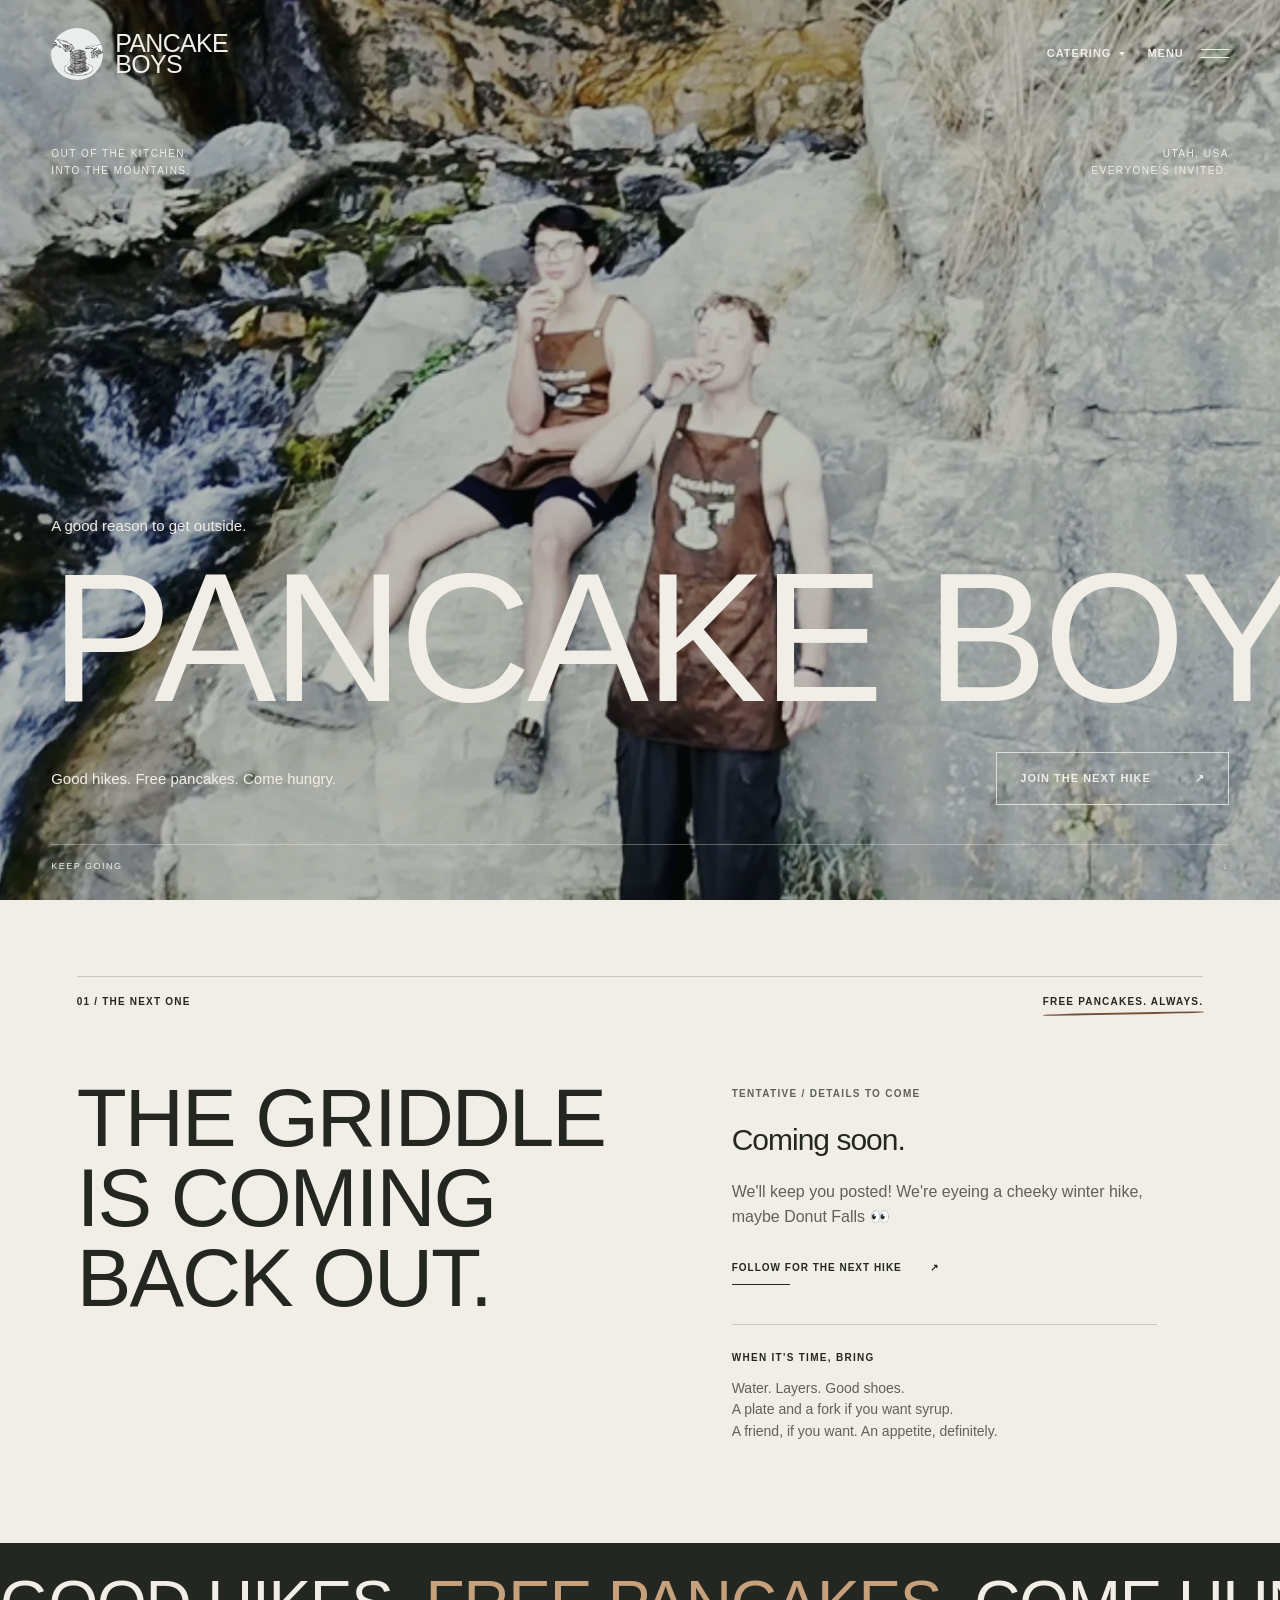
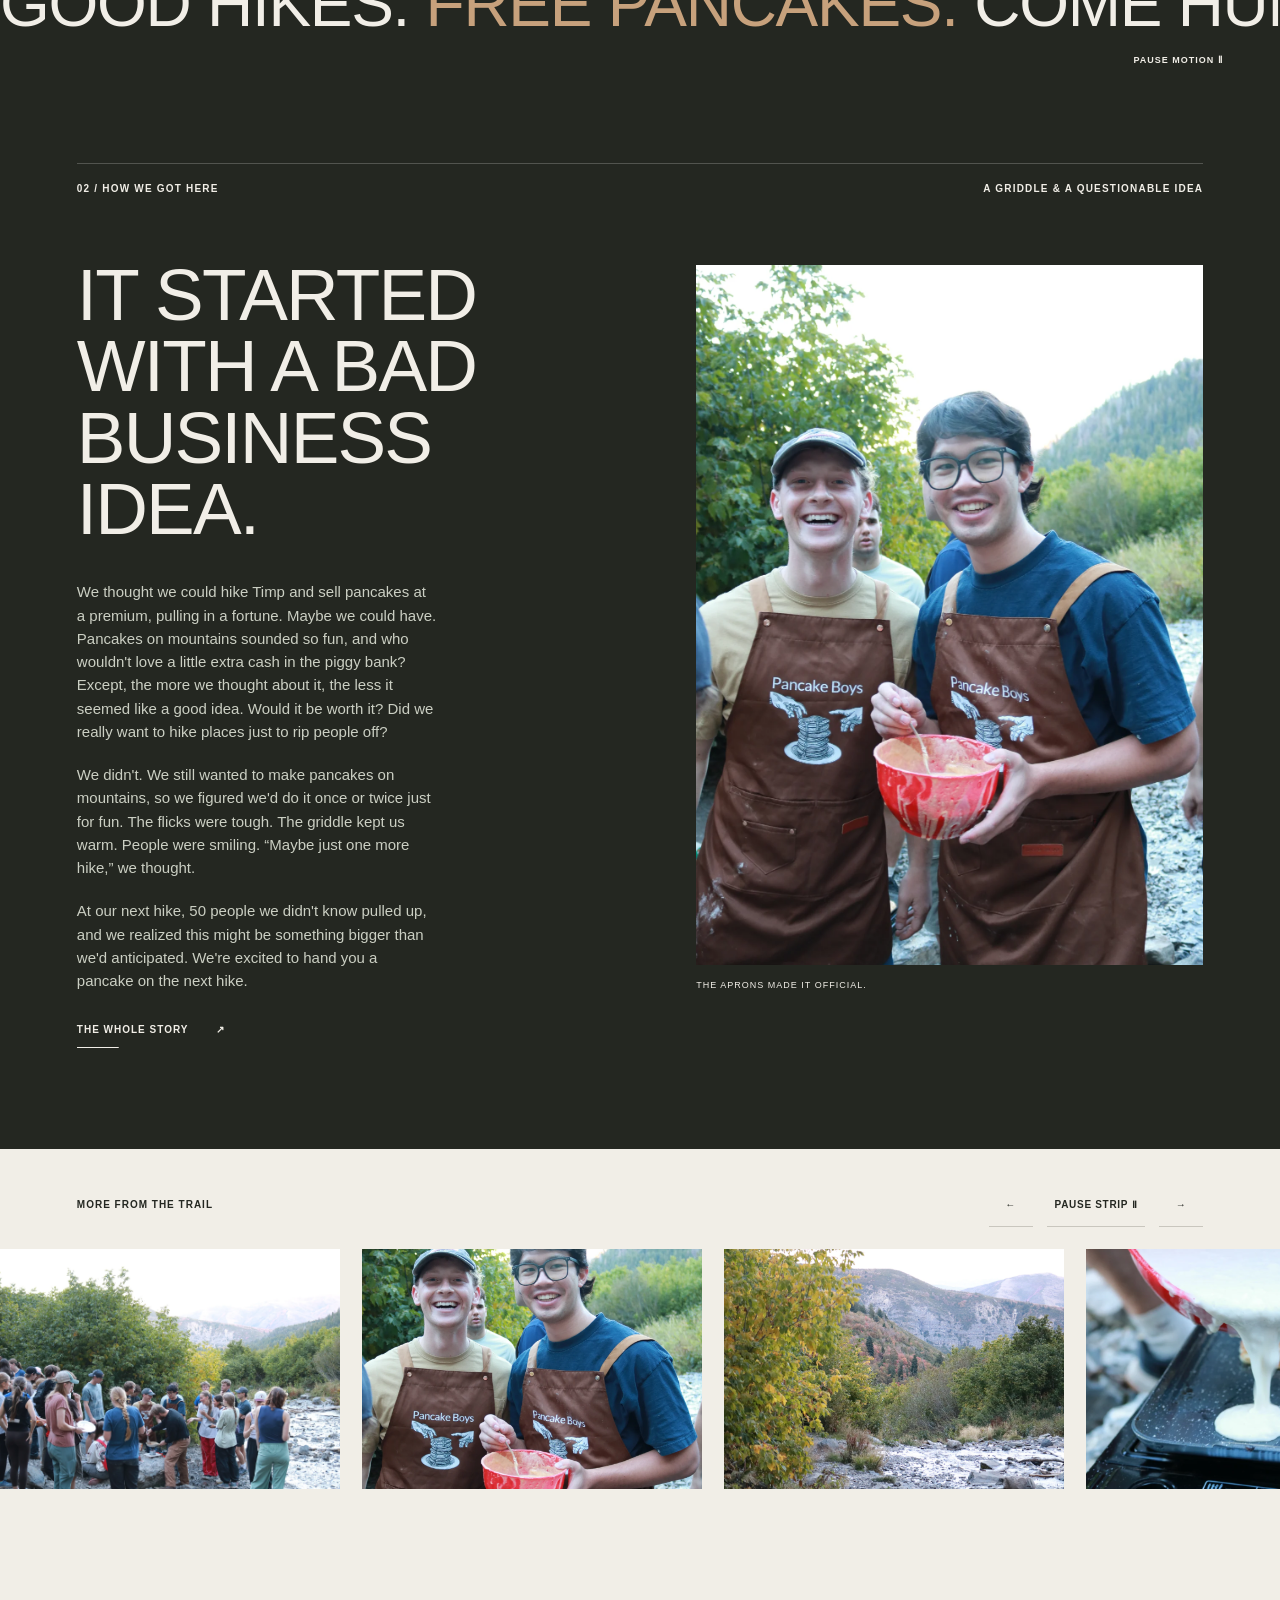
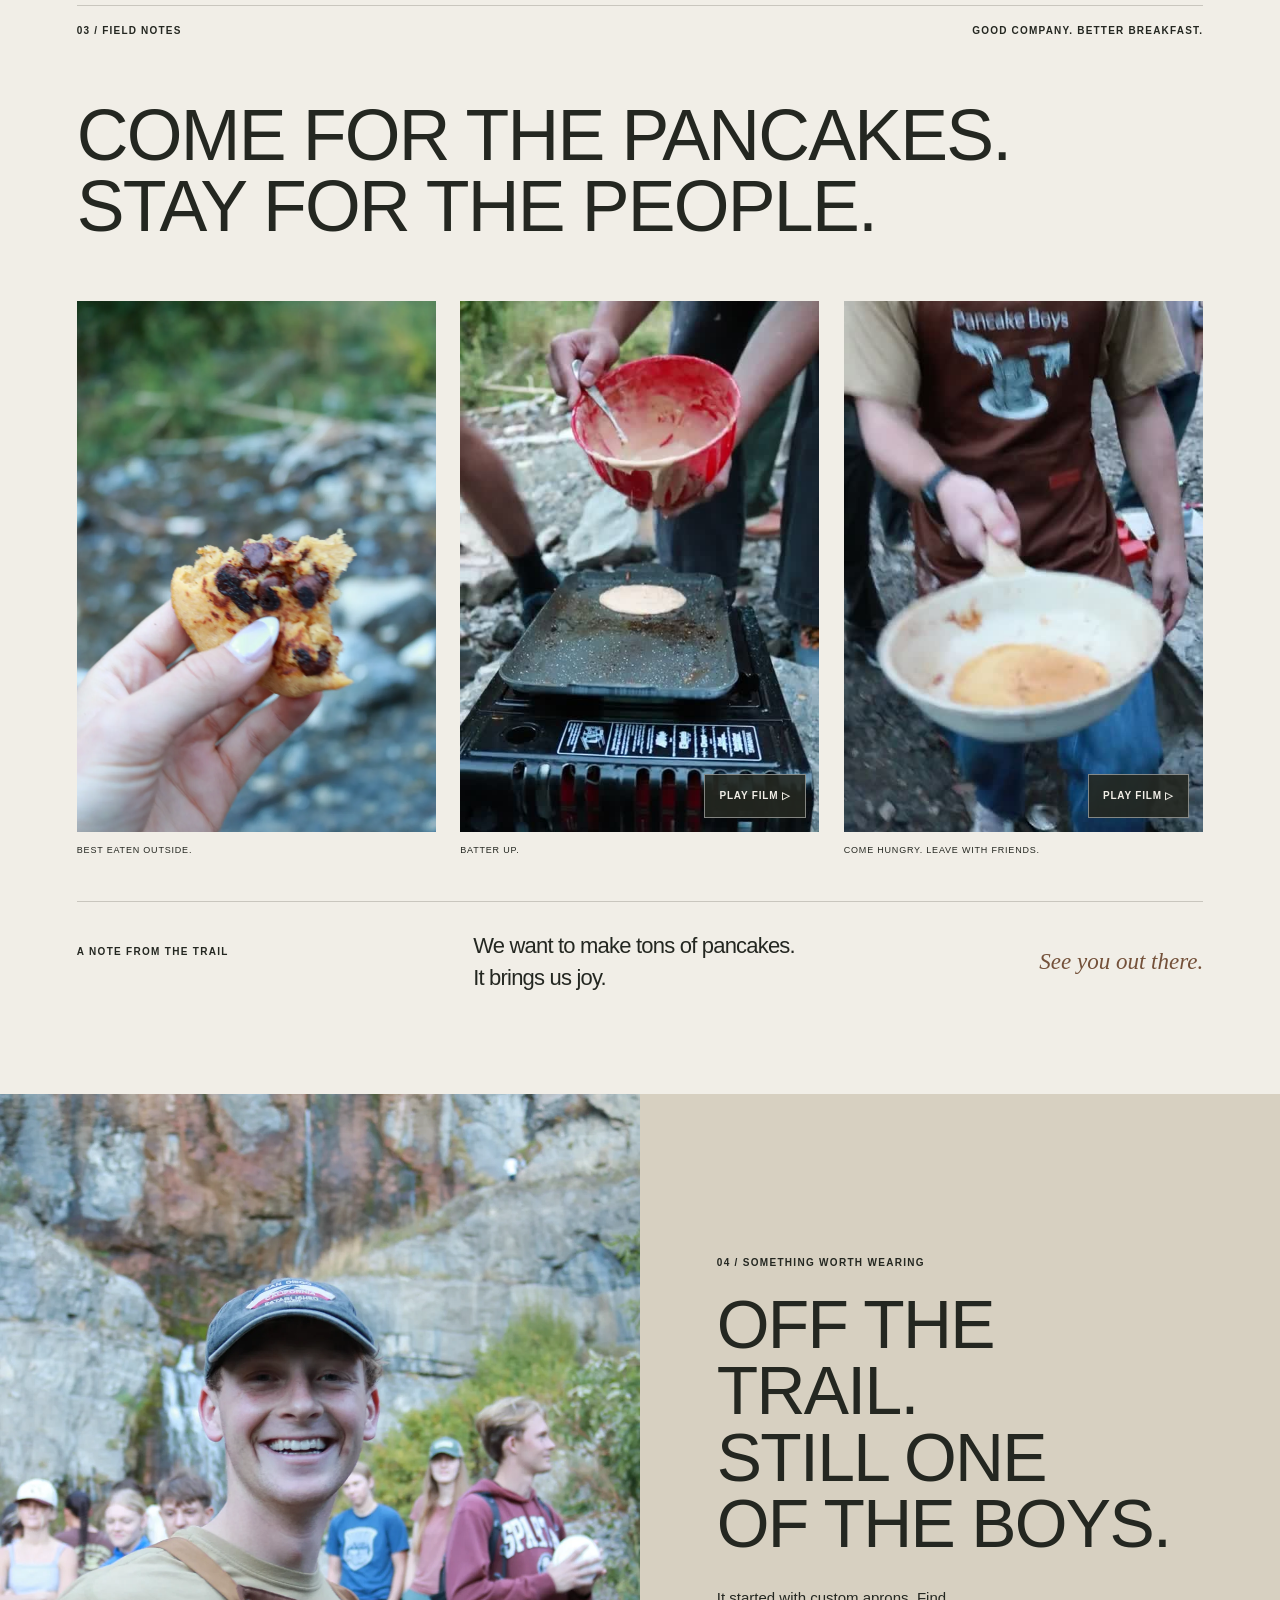
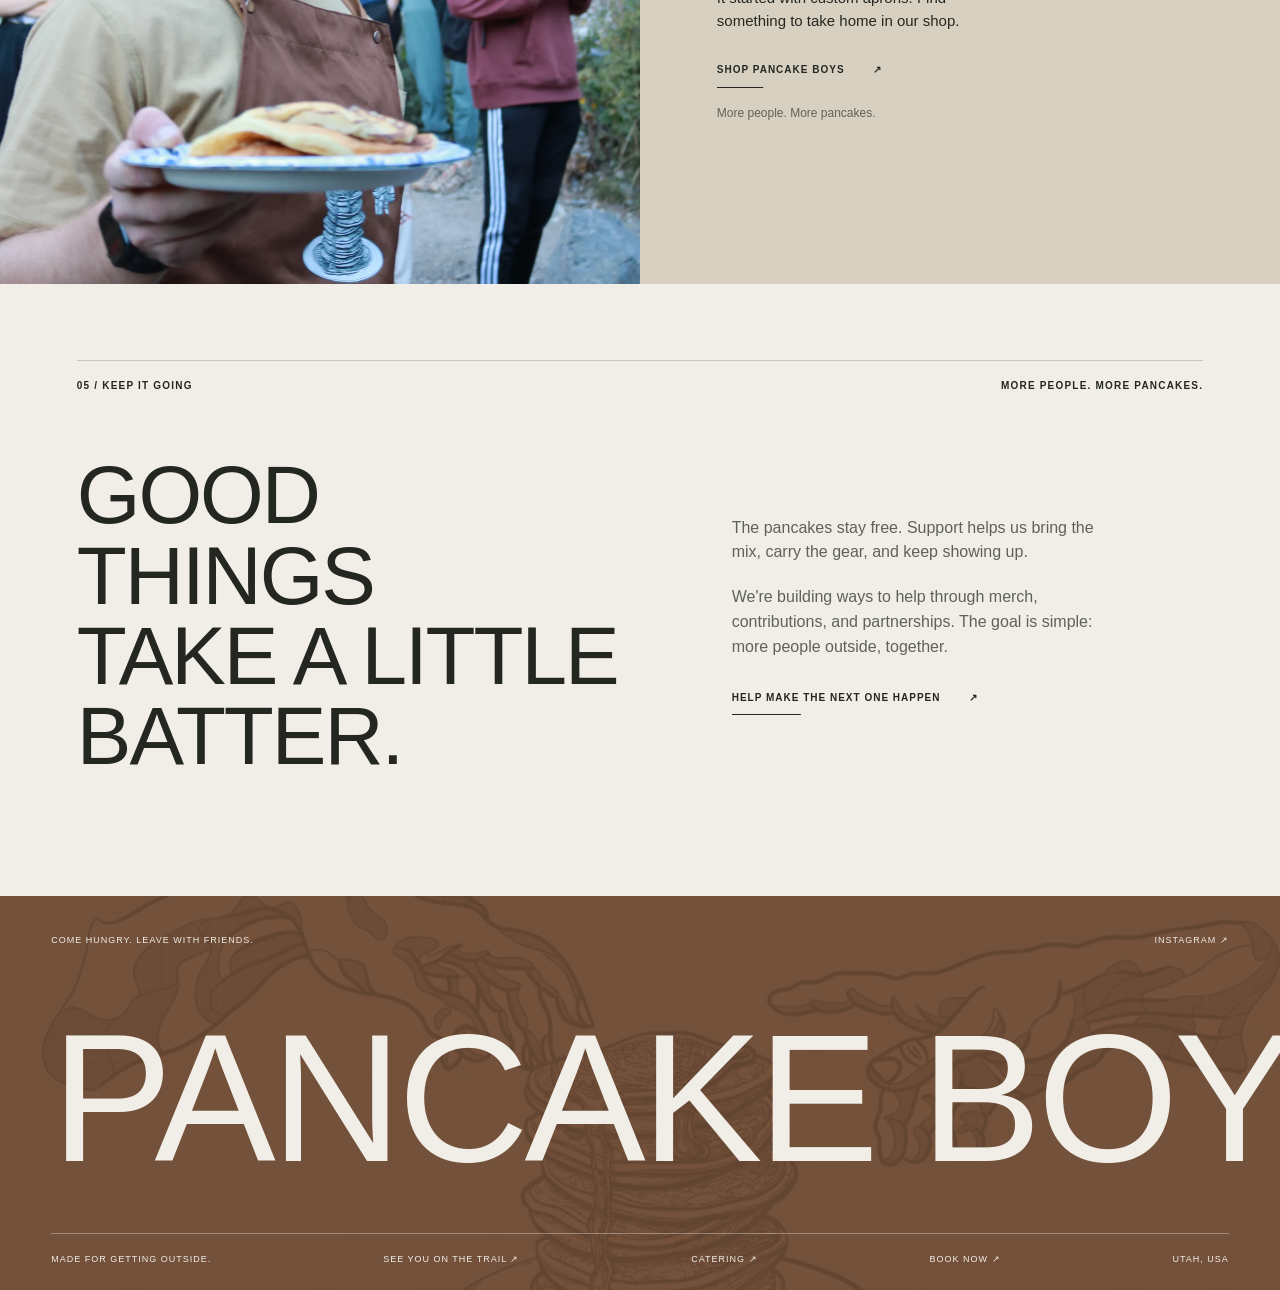
<file: index.html>
<!doctype html>
<html lang="en">
<head>
  <meta charset="utf-8"><meta name="viewport" content="width=device-width, initial-scale=1">
  <meta name="description" content="Good hikes. Free pancakes. Come hungry. Pancake Boys brings people together on Utah trails.">
  <meta name="theme-color" content="#f1eee7"><title>Pancake Boys — Come hungry.</title>
  <link rel="icon" type="image/png" href="website/assets/logo.png">
  <link rel="stylesheet" href="website/styles.css?v=nav-3"><script src="website/content.js?v=hero-waterfall" defer></script><script src="website/app.js" defer></script><script src="website/nav.js?v=1" defer></script>
</head>
<body>
  <div class="brand-intro" id="brand-intro" aria-hidden="true" hidden><div class="brand-intro-inner"><img src="website/assets/logo.webp" alt="" width="960" height="640"><span>PANCAKE BOYS</span><div class="brand-intro-bar"><i></i></div></div></div>
  <header class="header" id="header">
    <a class="brand" href="#home" aria-label="Pancake Boys home"><img class="brand-emblem" src="website/assets/logo.webp" alt="" width="960" height="640"><span>PANCAKE<br>BOYS</span></a>
    <div class="header-actions">
      <details class="nav-drop">
        <summary class="header-link">CATERING <span class="nav-drop-caret" aria-hidden="true"></span></summary>
        <div class="nav-drop-panel" id="catering-nav">
          <a href="catering/">Catering</a>
          <a href="catering/book/">Book now</a>
        </div>
      </details>
      <button class="menu-toggle" aria-label="Open menu" aria-haspopup="dialog" aria-controls="menu-dialog" aria-expanded="false"><span>MENU</span><span class="menu-lines" aria-hidden="true"></span></button>
    </div>
  </header>
  <main id="main">
    <section class="hero" id="home" aria-labelledby="hero-title">
      <img class="hero-image" src="website/assets/hero-poster.webp" alt="Two Pancake Boys in aprons eating pancakes on the rocks beside a waterfall" fetchpriority="high">
      <video class="hero-video" autoplay muted playsinline loop preload="none" poster="website/assets/hero-poster.webp" aria-hidden="true" hidden></video>
      <button class="video-toggle" aria-label="Pause background video" hidden>PAUSE FILM <span aria-hidden="true">Ⅱ</span></button>
      <div class="hero-shade"></div>
      <div class="hero-top"><span>OUT OF THE KITCHEN.<br>INTO THE MOUNTAINS.</span><span>UTAH, USA<br>EVERYONE'S INVITED.</span></div>
      <div class="hero-bottom"><p class="hero-intro">A good reason to get outside.</p><h1 id="hero-title">PANCAKE BOYS</h1><div class="hero-baseline"><p>Good hikes. Free pancakes. Come hungry.</p><a class="link-button light" href="#next-hike">JOIN THE NEXT HIKE <span aria-hidden="true">↗</span></a></div></div>
      <a class="scroll-note" href="#next-hike" aria-label="Scroll to the next hike">KEEP GOING <span aria-hidden="true">↓</span></a>
    </section>

    <section class="next section" id="next-hike" aria-labelledby="next-title">
      <div class="section-label"><span>01 / THE NEXT ONE</span><span class="motion-accent">FREE PANCAKES. ALWAYS.</span></div>
      <div class="next-layout"><h2 id="next-title">THE GRIDDLE<br>IS COMING<br>BACK OUT.</h2><div class="next-info">
        <p class="eyebrow" id="event-status">TENTATIVE / DETAILS TO COME</p><h3 id="event-title">Coming soon.</h3><p id="event-description">We'll keep you posted! We're eyeing a cheeky winter hike, maybe Donut Falls 👀</p>
        <dl id="event-details" hidden></dl><a id="event-directions" class="text-link" hidden>GET DIRECTIONS ↗</a>
        <a class="text-link instagram-link" hidden>FOLLOW FOR THE NEXT HIKE <span aria-hidden="true">↗</span></a>
        <div class="bring"><span class="eyebrow">WHEN IT'S TIME, BRING</span><p>Water. Layers. Good shoes.<br>A plate and a fork if you want syrup.<br>A friend, if you want. An appetite, definitely.</p></div>
      </div></div>
    </section>

    <section class="motion-banner" aria-label="Good hikes. Free pancakes. Come hungry.">
      <div class="motion-banner-window" aria-hidden="true"><div class="motion-banner-track"><span>GOOD HIKES. <i>FREE PANCAKES.</i> COME HUNGRY. &nbsp; ↗ &nbsp; </span><span>GOOD HIKES. <i>FREE PANCAKES.</i> COME HUNGRY. &nbsp; ↗ &nbsp; </span></div></div>
      <button class="ambient-pause" aria-label="Pause banner and photo motion" aria-pressed="false" hidden>PAUSE MOTION Ⅱ</button>
    </section>

    <section class="story section" id="our-story" aria-labelledby="story-title">
      <div class="section-label"><span>02 / HOW WE GOT HERE</span><span>A GRIDDLE & A QUESTIONABLE IDEA</span></div>
      <div class="story-layout"><div class="story-copy"><h2 id="story-title">IT STARTED<br>WITH A BAD<br>BUSINESS IDEA.</h2><p>We thought we could hike Timp and sell pancakes at a premium, pulling in a fortune. Maybe we could have. Pancakes on mountains sounded so fun, and who wouldn't love a little extra cash in the piggy bank? Except, the more we thought about it, the less it seemed like a good idea. Would it be worth it? Did we really want to hike places just to rip people off?</p><p>We didn't. We still wanted to make pancakes on mountains, so we figured we'd do it once or twice just for fun. The flicks were tough. The griddle kept us warm. People were smiling. “Maybe just one more hike,” we thought.</p><p>At our next hike, 50 people we didn't know pulled up, and we realized this might be something bigger than we'd anticipated. We're excited to hand you a pancake on the next hike.</p><button class="text-link cream" data-dialog="story-dialog">THE WHOLE STORY <span aria-hidden="true">↗</span></button></div>
      <figure class="story-photo"><img src="website/assets/the-boys.webp" alt="Two Pancake Boys smiling in their brown aprons with a red mixing bowl" loading="lazy"><figcaption>THE APRONS MADE IT OFFICIAL.</figcaption></figure></div>
    </section>

    <section class="trail-strip" aria-label="More moments from the trail">
      <div class="trail-strip-head"><span>MORE FROM THE TRAIL</span><div class="trail-strip-controls"><button data-strip-prev aria-label="Move hike photos left" hidden>←</button><button data-strip-pause aria-label="Pause hike photo strip" hidden>PAUSE STRIP <span aria-hidden="true">Ⅱ</span></button><button data-strip-next aria-label="Move hike photos right" hidden>→</button></div></div>
      <p id="strip-hint" class="sr-only">Drag or swipe to browse hike photos. Use left and right arrow keys when the strip is focused. Pause stops the automatic movement.</p>
      <div class="trail-viewport" tabindex="0" role="region" aria-label="Hike photo strip" aria-describedby="strip-hint"><div class="trail-track"><div class="trail-group">
        <img src="website/assets/the-gathering.webp" width="340" height="240" alt="Friends gathering beside the stream at Stewart Falls" loading="lazy" draggable="false">
        <img src="website/assets/the-boys.webp" width="340" height="240" alt="The Pancake Boys in their brown aprons" loading="lazy" draggable="false">
        <img src="website/assets/mountains.webp" width="340" height="240" alt="The Utah mountains that bring us outside" loading="lazy" draggable="false">
        <img src="website/assets/batter.webp" width="340" height="240" alt="Pouring pancake batter onto the trail griddle" loading="lazy" draggable="false">
        <img src="website/assets/pancakes.webp" width="340" height="240" alt="Breakfast cooking outdoors" loading="lazy" draggable="false">
      </div></div></div>
    </section>

    <section class="field section" id="field-notes" aria-labelledby="field-title">
      <div class="section-label"><span>03 / FIELD NOTES</span><span>GOOD COMPANY. BETTER BREAKFAST.</span></div>
      <h2 id="field-title">COME FOR THE PANCAKES.<br>STAY FOR THE PEOPLE.</h2>
      <div class="photo-grid field-collage field-collage-trio">
        <figure class="field-detail"><button class="photo-button" data-photo="website/assets/trail-breakfast.webp" data-caption="BEST EATEN OUTSIDE." aria-label="View a chocolate chip pancake held beside the mountain stream"><img src="website/assets/trail-breakfast.webp" alt="A chocolate chip pancake held beside the mountain stream" loading="lazy"></button><figcaption>BEST EATEN OUTSIDE.</figcaption></figure>
        <figure class="trail-film field-film-batter"><div class="trail-film-frame"><video data-trail-film data-src="website/assets/batter-pour.mp4" poster="website/assets/batter-pour.jpg" width="540" height="960" muted loop playsinline preload="none" aria-label="Pancake batter pouring onto the outdoor griddle"></video><button data-film-toggle aria-label="Play batter pouring film">PLAY FILM ▷</button></div><figcaption>BATTER UP.</figcaption></figure>
        <figure class="trail-film field-film-people"><div class="trail-film-frame"><video data-trail-film data-src="website/assets/pancake-people.mp4" poster="website/assets/pancake-people.jpg" width="540" height="960" muted loop playsinline preload="none" aria-label="The Pancake Boys holding a freshly made pancake on the trail"></video><button data-film-toggle aria-label="Play Pancake Boys film">PLAY FILM ▷</button></div><figcaption>COME HUNGRY. LEAVE WITH FRIENDS.</figcaption></figure>
      <div class="field-note"><span class="eyebrow">A NOTE FROM THE TRAIL</span><p>We want to make tons of pancakes.<br>It brings us joy.</p><span class="handwritten">See you out there.</span></div></div>
    </section>

    <section class="merch" id="merch" aria-labelledby="merch-title"><div class="merch-image"><img src="website/assets/apron.webp" alt="A smiling Pancake Boy wearing the custom brown apron and holding a plate of pancakes" loading="lazy"></div><div class="merch-copy"><span class="eyebrow">04 / SOMETHING WORTH WEARING</span><h2 id="merch-title">OFF THE TRAIL.<br>STILL ONE<br>OF THE BOYS.</h2><p>It started with custom aprons. Find something to take home in our shop.</p><a class="text-link merch-shop-link" href="https://shop.pancak3boys.com/">SHOP PANCAKE BOYS <span aria-hidden="true">↗</span></a><p class="small-note">More people. More pancakes.</p></div></section>

    <section class="support section" id="support" aria-labelledby="support-title"><div class="section-label"><span>05 / KEEP IT GOING</span><span>MORE PEOPLE. MORE PANCAKES.</span></div><div class="support-layout"><h2 id="support-title">GOOD THINGS<br>TAKE A LITTLE<br>BATTER.</h2><div><p>The pancakes stay free. Support helps us bring the mix, carry the gear, and keep showing up.</p><p>We're building ways to help through merch, contributions, and partnerships. The goal is simple: more people outside, together.</p><button class="text-link" data-dialog="support-dialog">HELP MAKE THE NEXT ONE HAPPEN <span aria-hidden="true">↗</span></button></div></div></section>
  </main>
  <footer class="footer"><div class="footer-top"><span>COME HUNGRY. LEAVE WITH FRIENDS.</span><a class="instagram-link" hidden>INSTAGRAM ↗</a></div><a class="footer-wordmark" href="#home" aria-label="Back to the top">PANCAKE BOYS</a><div class="footer-bottom"><span>MADE FOR GETTING OUTSIDE.</span><a href="#next-hike">SEE YOU ON THE TRAIL ↗</a><a href="catering/">CATERING ↗</a><a href="catering/book/">BOOK NOW ↗</a><span>UTAH, USA</span></div></footer>

  <dialog id="menu-dialog" class="menu-dialog" aria-label="Main navigation"><div class="menu-head"><span class="brand menu-brand"><img class="brand-emblem" src="website/assets/logo.webp" alt="" width="960" height="640"><span>PANCAKE<br>BOYS</span></span><button class="close-button" data-close aria-label="Close menu">CLOSE <span aria-hidden="true">×</span></button></div><nav aria-label="Main"><a href="#next-hike"><span>01</span> NEXT HIKE <i>↗</i></a><a href="#our-story"><span>02</span> OUR STORY <i>↗</i></a><a href="#field-notes"><span>03</span> FIELD NOTES <i>↗</i></a><a href="#merch"><span>04</span> MERCH <i>↗</i></a><a href="#support"><span>05</span> KEEP IT GOING <i>↗</i></a><a href="catering/"><span>06</span> CATERING <i>↗</i></a><a href="catering/book/"><span>07</span> BOOK NOW <i>↗</i></a></nav><div class="menu-foot"><span>GOOD HIKES. FREE PANCAKES.</span><a class="instagram-link" hidden>INSTAGRAM ↗</a><a class="contact-link" hidden>SAY HELLO ↗</a></div></dialog>
  <dialog id="story-dialog" class="content-dialog" aria-labelledby="full-story-title"><button class="close-button" data-close aria-label="Close story">CLOSE <span aria-hidden="true">×</span></button><p class="eyebrow">THE PANCAKE BOYS ORIGIN STORY</p><h2 id="full-story-title">LET ME TELL<br>YOU A STORY.</h2><p>Conor and I hiked Timpanogos a year ago. Over a thousand people were up there, freezing their butts off, clinging to each other for warmth, and starving.</p><p>A year later, on Gobblers Knob, we thought we'd stumbled on a genius business idea. Pack up hoodies. Sell pancakes for $5 each. “This is genius.”</p><p>But the logistics didn't really work. How would people pay us at the top of a mountain? And did we want to hike 7.5 miles every weekend to go rip people off?</p><p>We ditched the idea, but not entirely. Pancake mix isn't that expensive, and pancakes at the top of Timp sounded fun. We got a group together, made custom aprons, did a photo shoot, and went for it.</p><p>The turnout was so good, we did another hike. After Squaw Peak, our system was dialed. A reel for the next hike got almost 30,000 views and over 650 shares. Fifty people we didn't even know showed up for pancakes at Stewart Falls.</p><p>That's when we realized this could be bigger than casual pancakes on mountains. We want to keep hiking, bring as many people as we can, and make tons of pancakes. It brings us joy.</p><a class="text-link" href="website/assets/our-story.pdf" target="_blank" rel="noopener">READ THE ORIGINAL STORY PDF ↗</a></dialog>
  <dialog id="support-dialog" class="content-dialog" aria-labelledby="help-title"><button class="close-button" data-close aria-label="Close support information">CLOSE <span aria-hidden="true">×</span></button><p class="eyebrow">KEEP THE PANCAKES COMING</p><h2 id="help-title">LET'S MAKE<br>MORE OF THIS.</h2><p>Supplies, filming, and an extra pair of hands all help us bring more people together.</p><p>We're getting merch, contributions, and partnerships ready. Until then, bringing a friend to a hike is a pretty great place to start.</p><a class="contact-link text-link" hidden>LET'S TALK PARTNERSHIPS ↗</a><a class="instagram-link text-link" hidden>FIND US ON INSTAGRAM ↗</a></dialog>
  <dialog id="photo-dialog" class="photo-dialog" aria-label="Trail photographs" aria-describedby="gallery-hint"><button class="close-button" data-close aria-label="Close photograph">CLOSE <span aria-hidden="true">×</span></button><div class="gallery-viewport"><div class="gallery-track"></div></div><div class="gallery-bottom"><button class="gallery-control" data-gallery-prev aria-label="Previous photograph">←</button><div class="gallery-description" role="status" aria-live="polite" aria-atomic="true"><span id="photo-count"></span><p id="photo-caption"></p></div><button class="gallery-control" data-gallery-next aria-label="Next photograph">→</button></div><p id="gallery-hint">Use the arrows, left/right keys, or swipe to browse.</p></dialog>
</body></html>
</file>
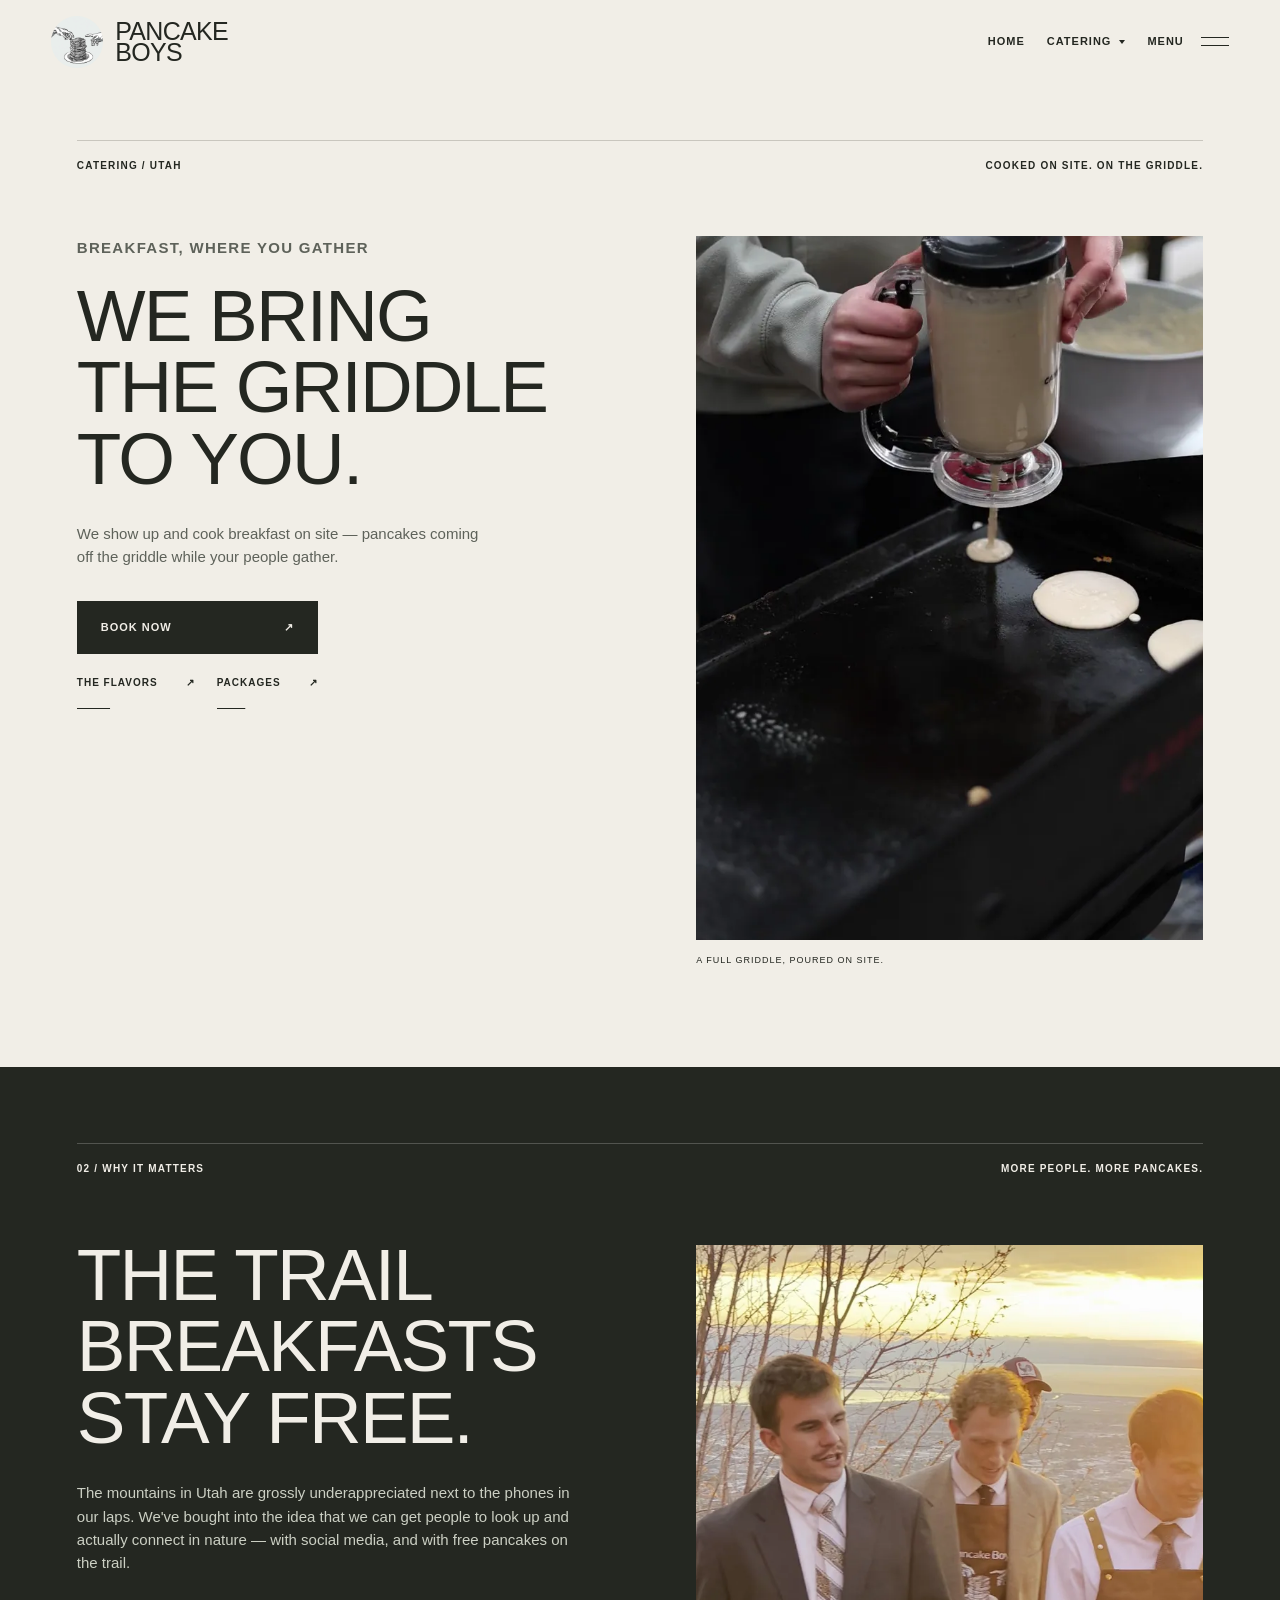
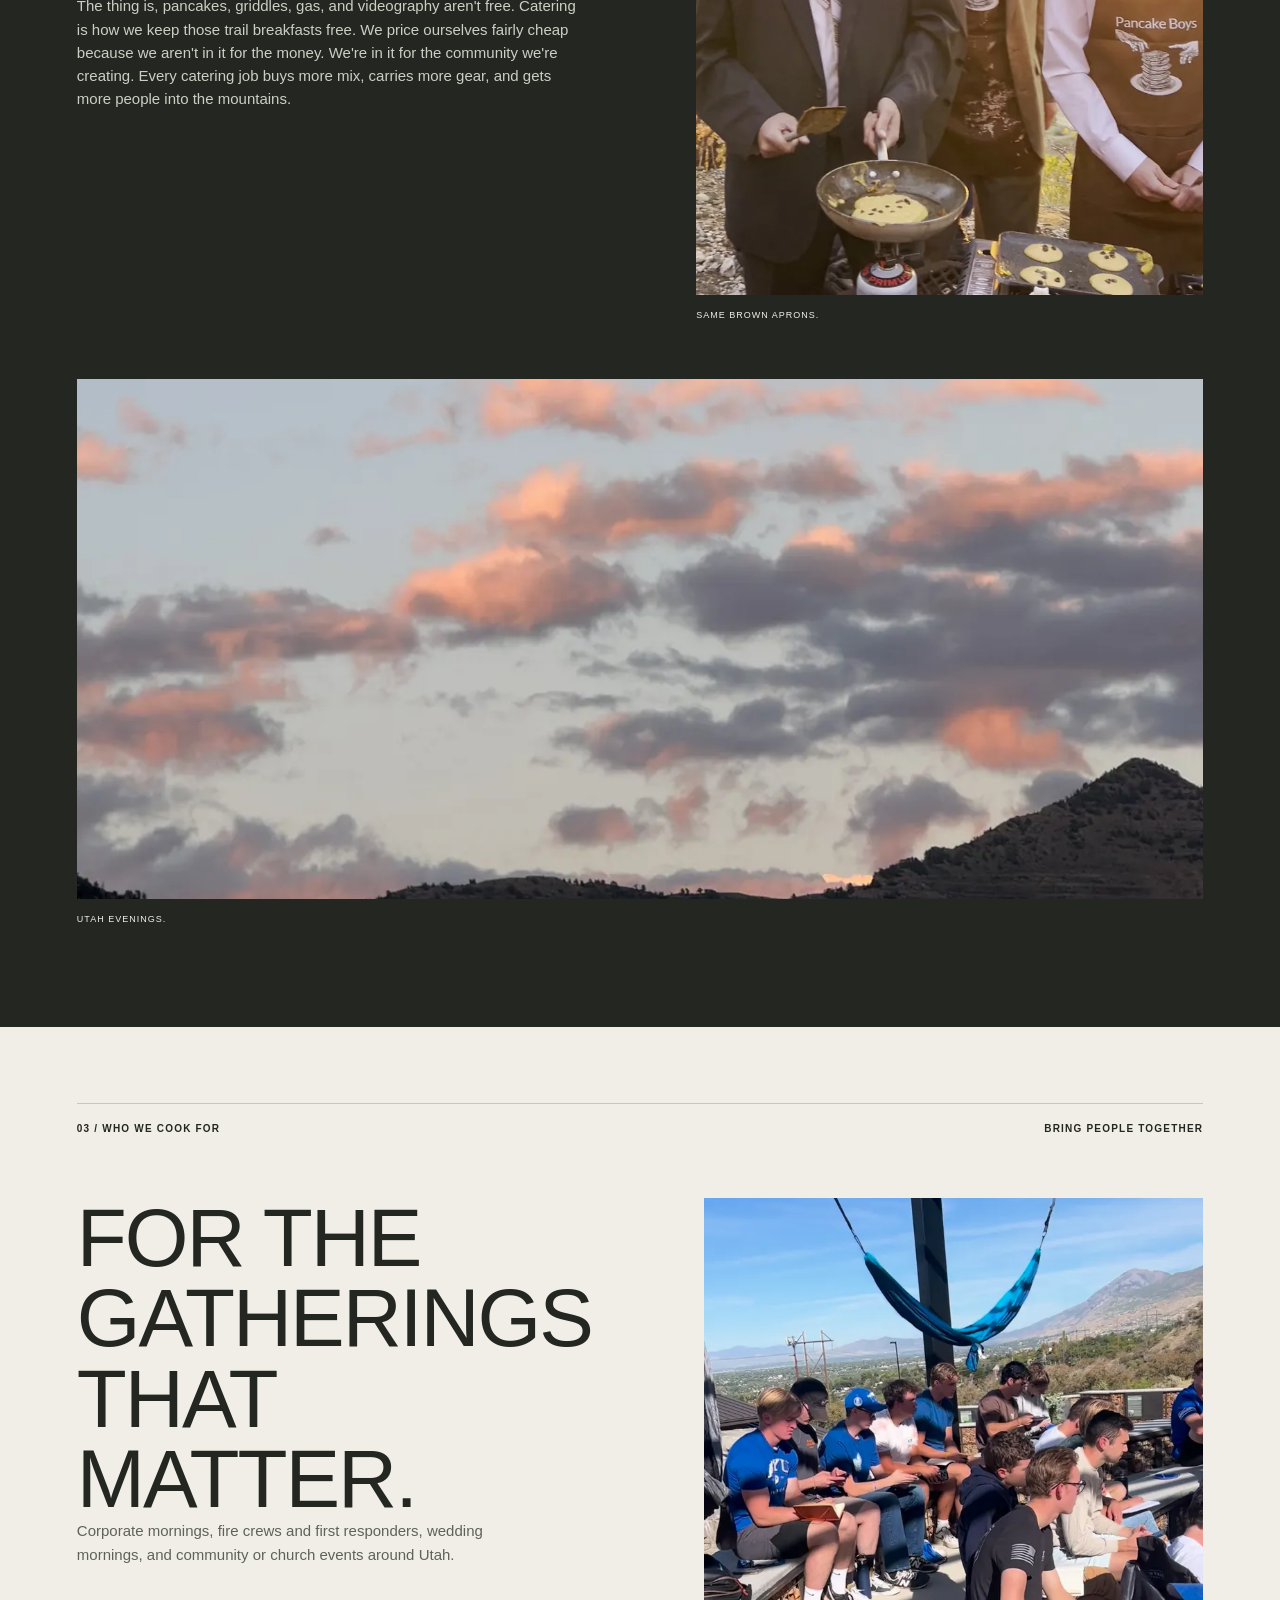
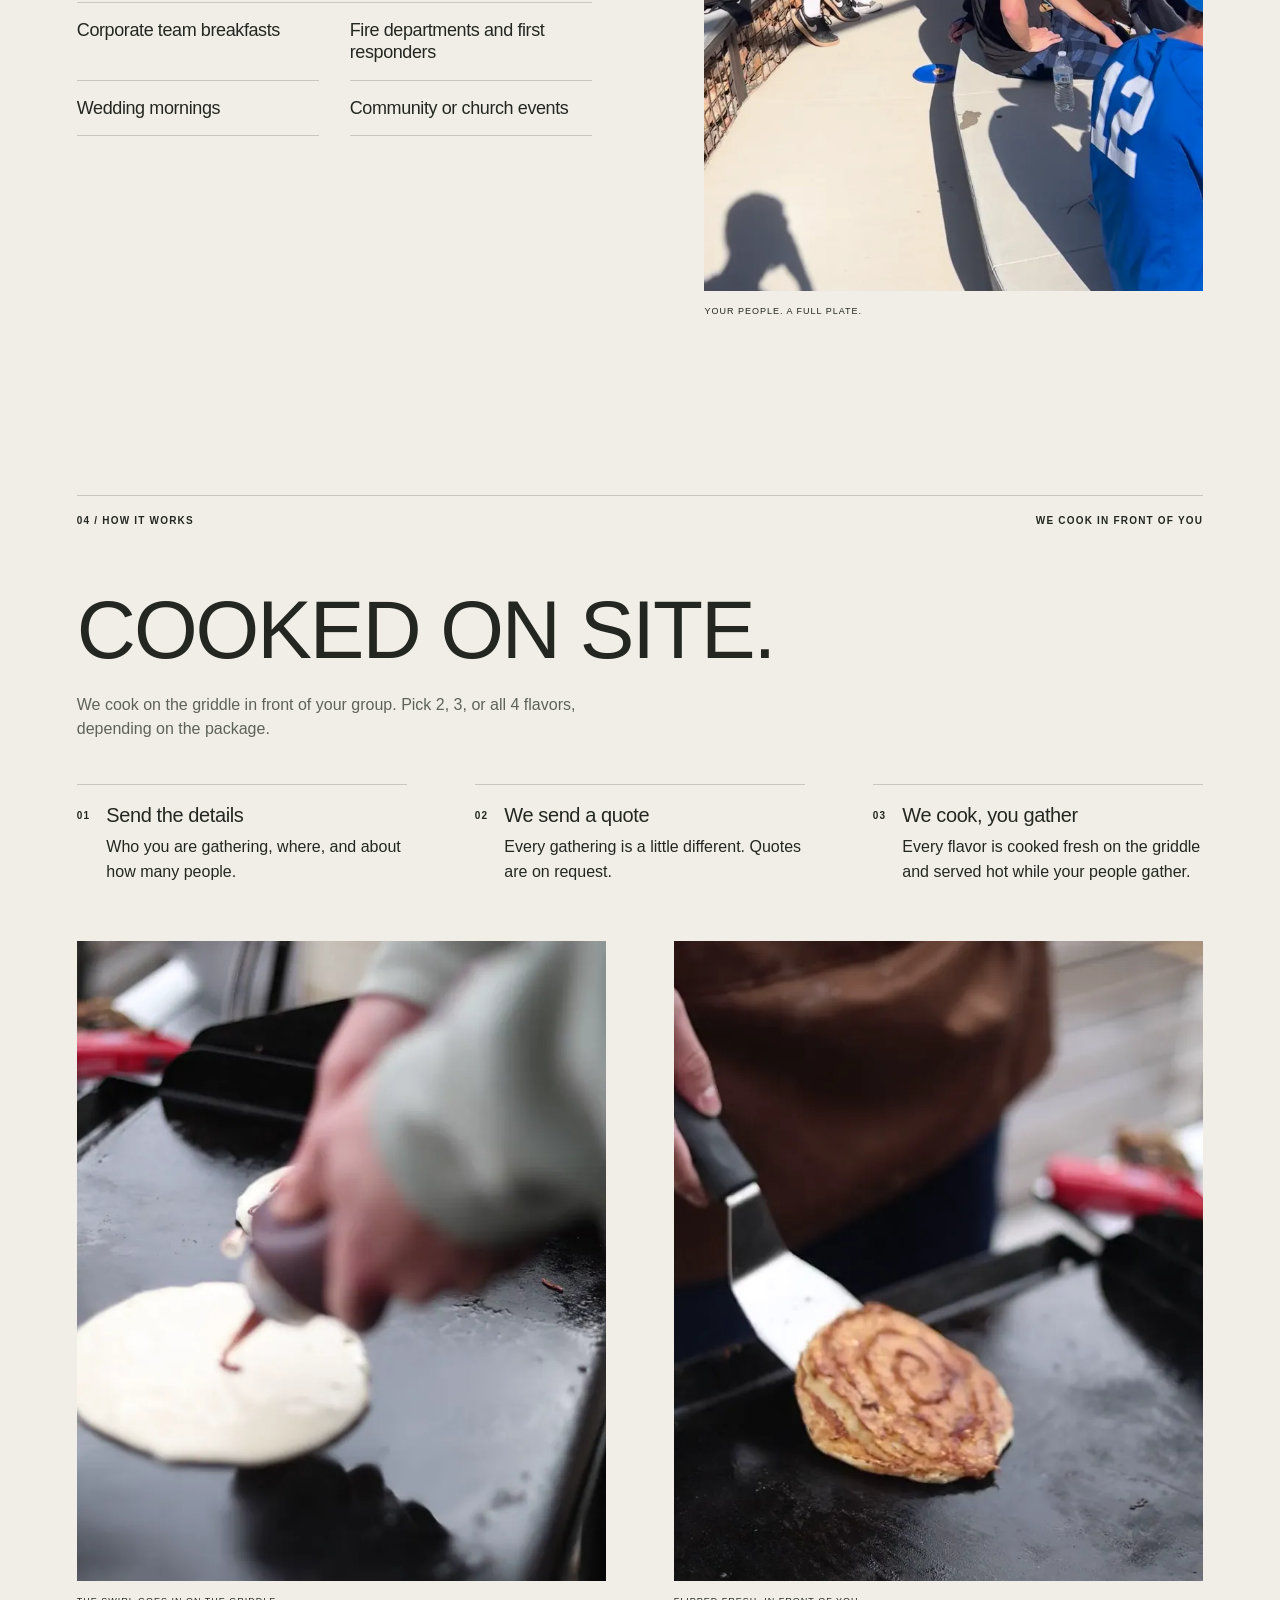
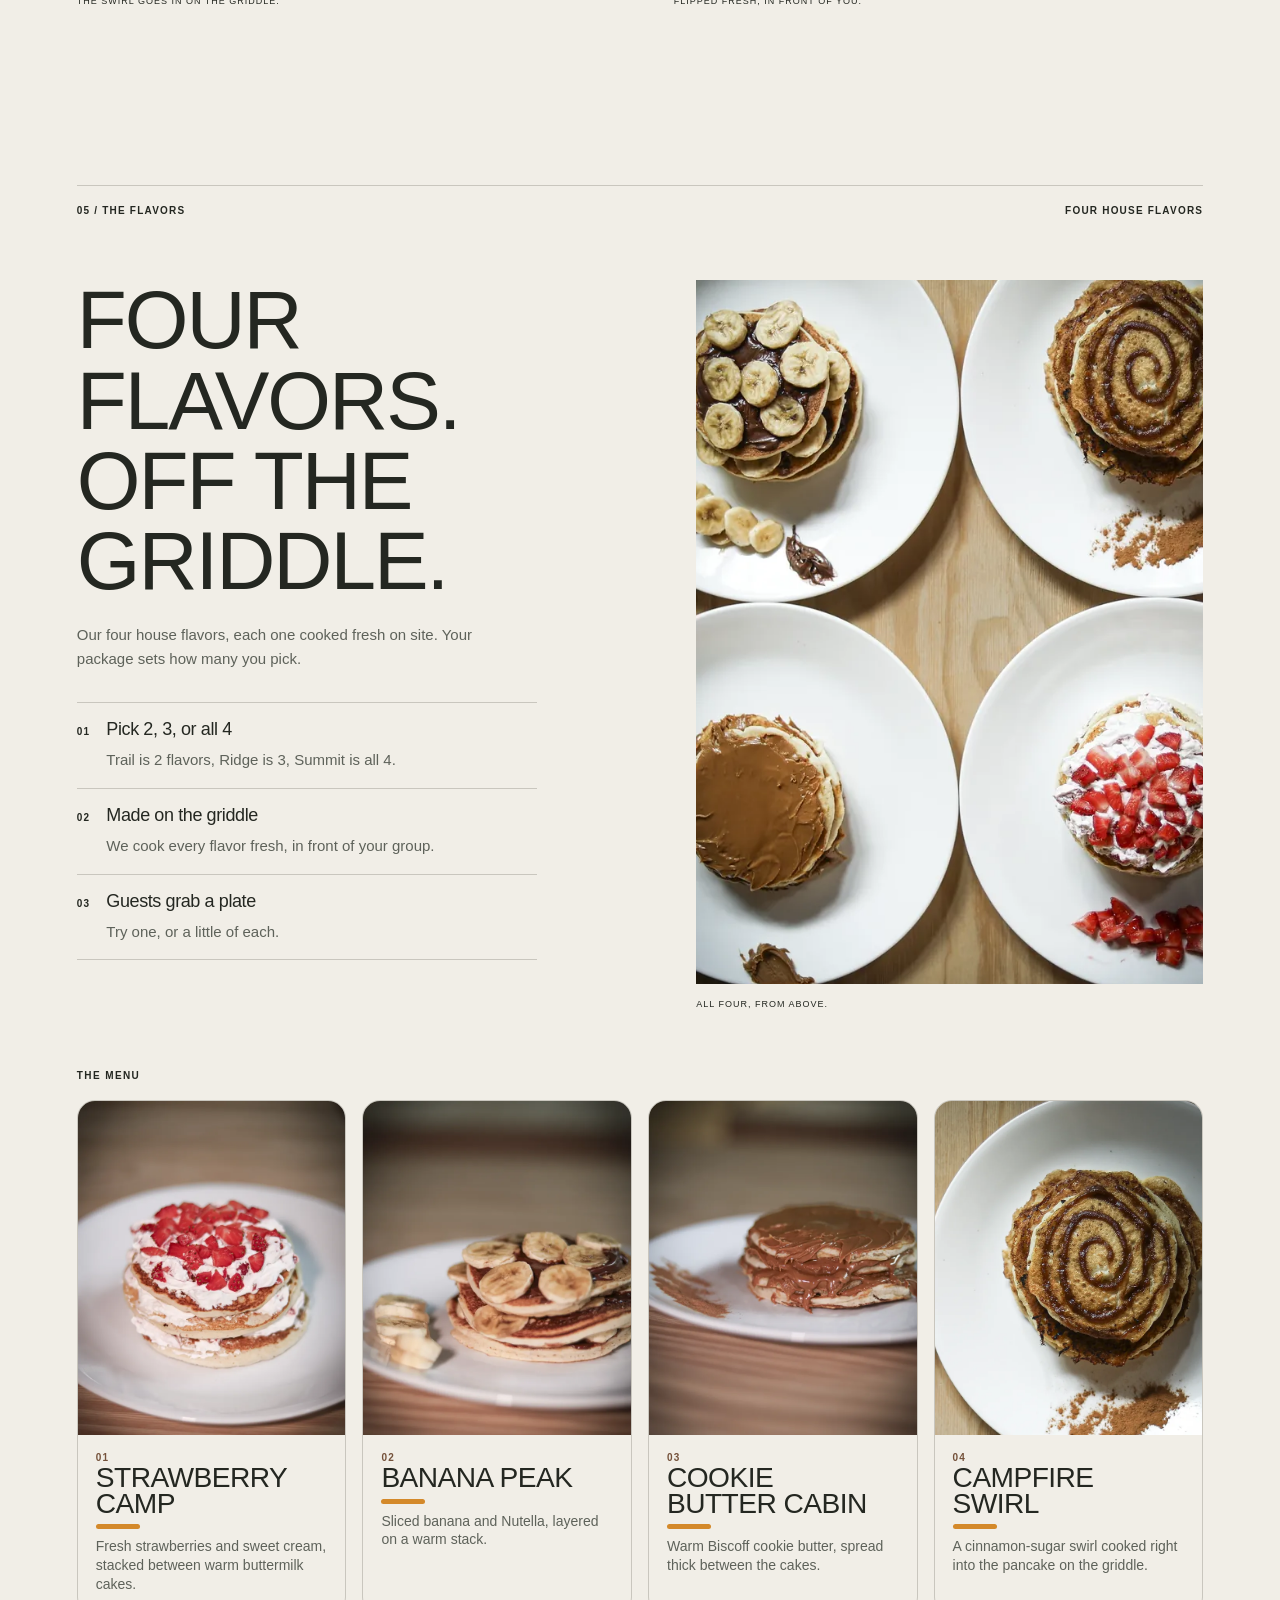
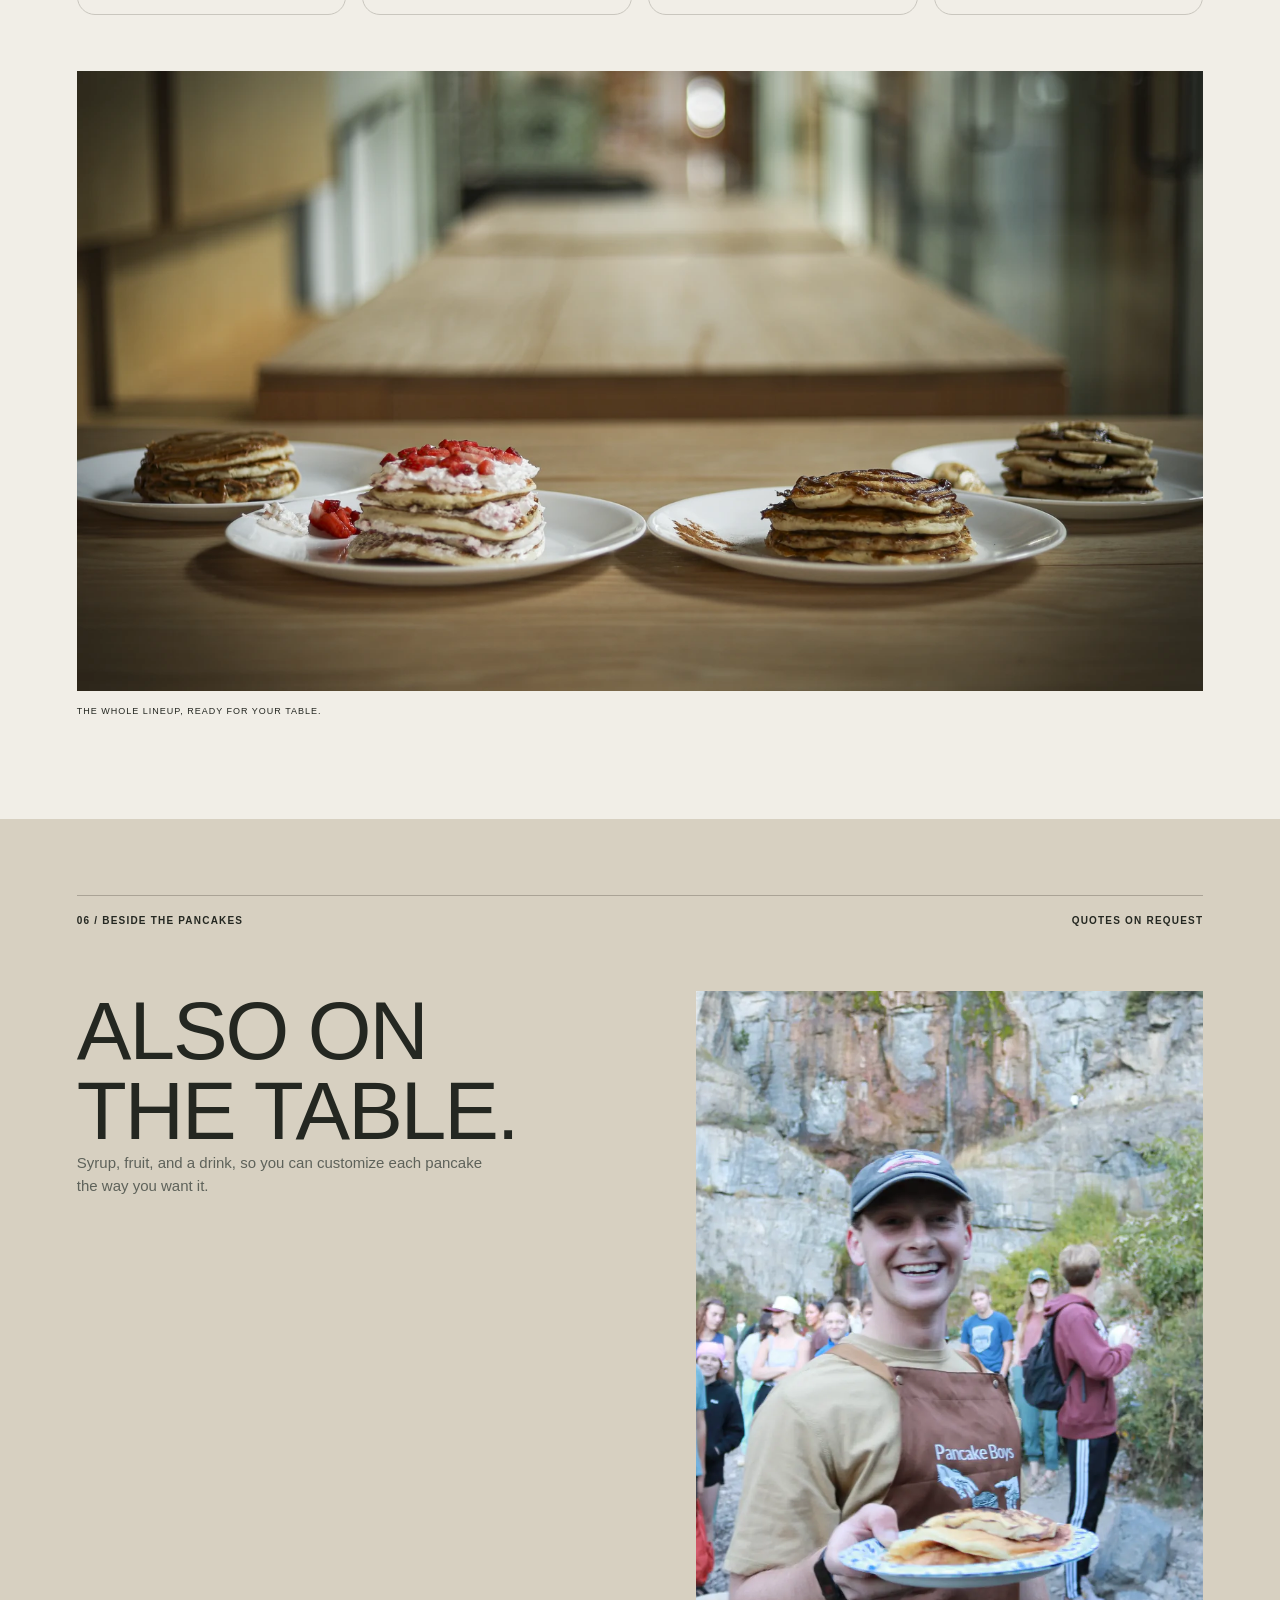
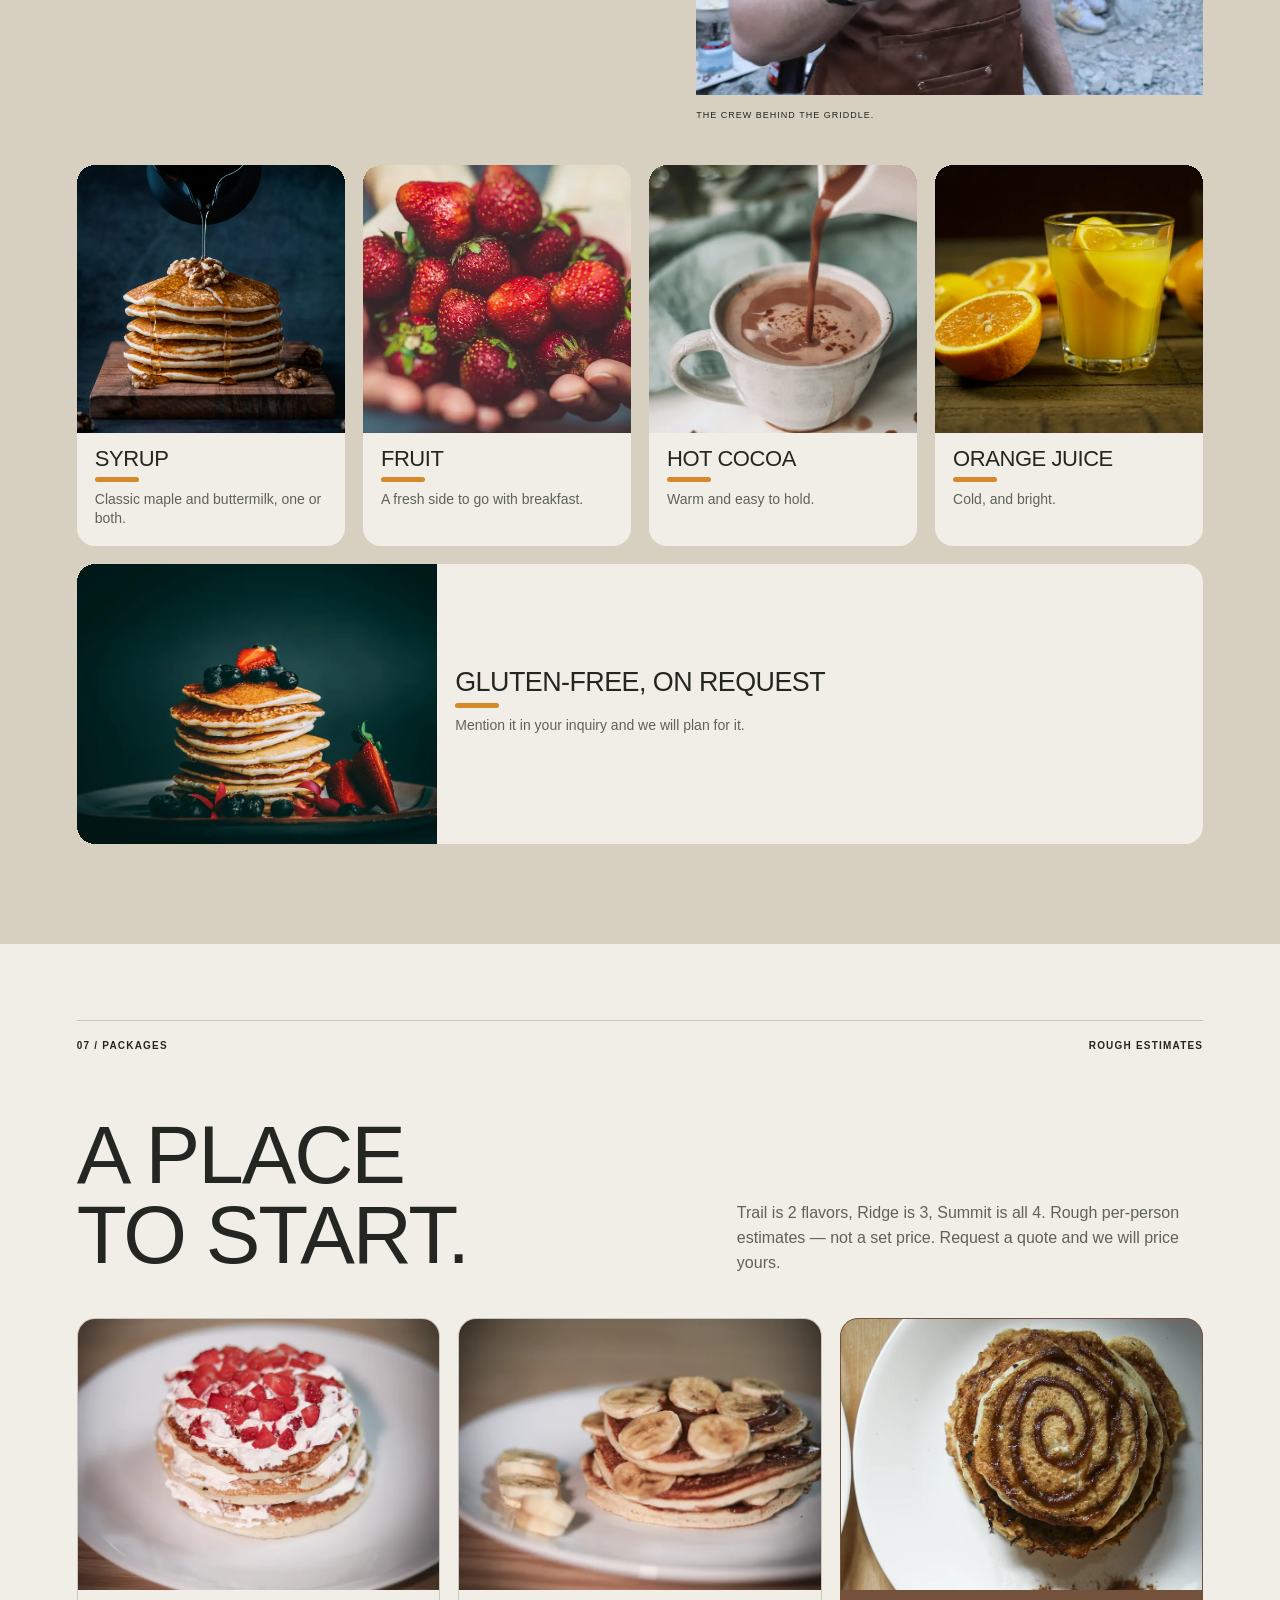
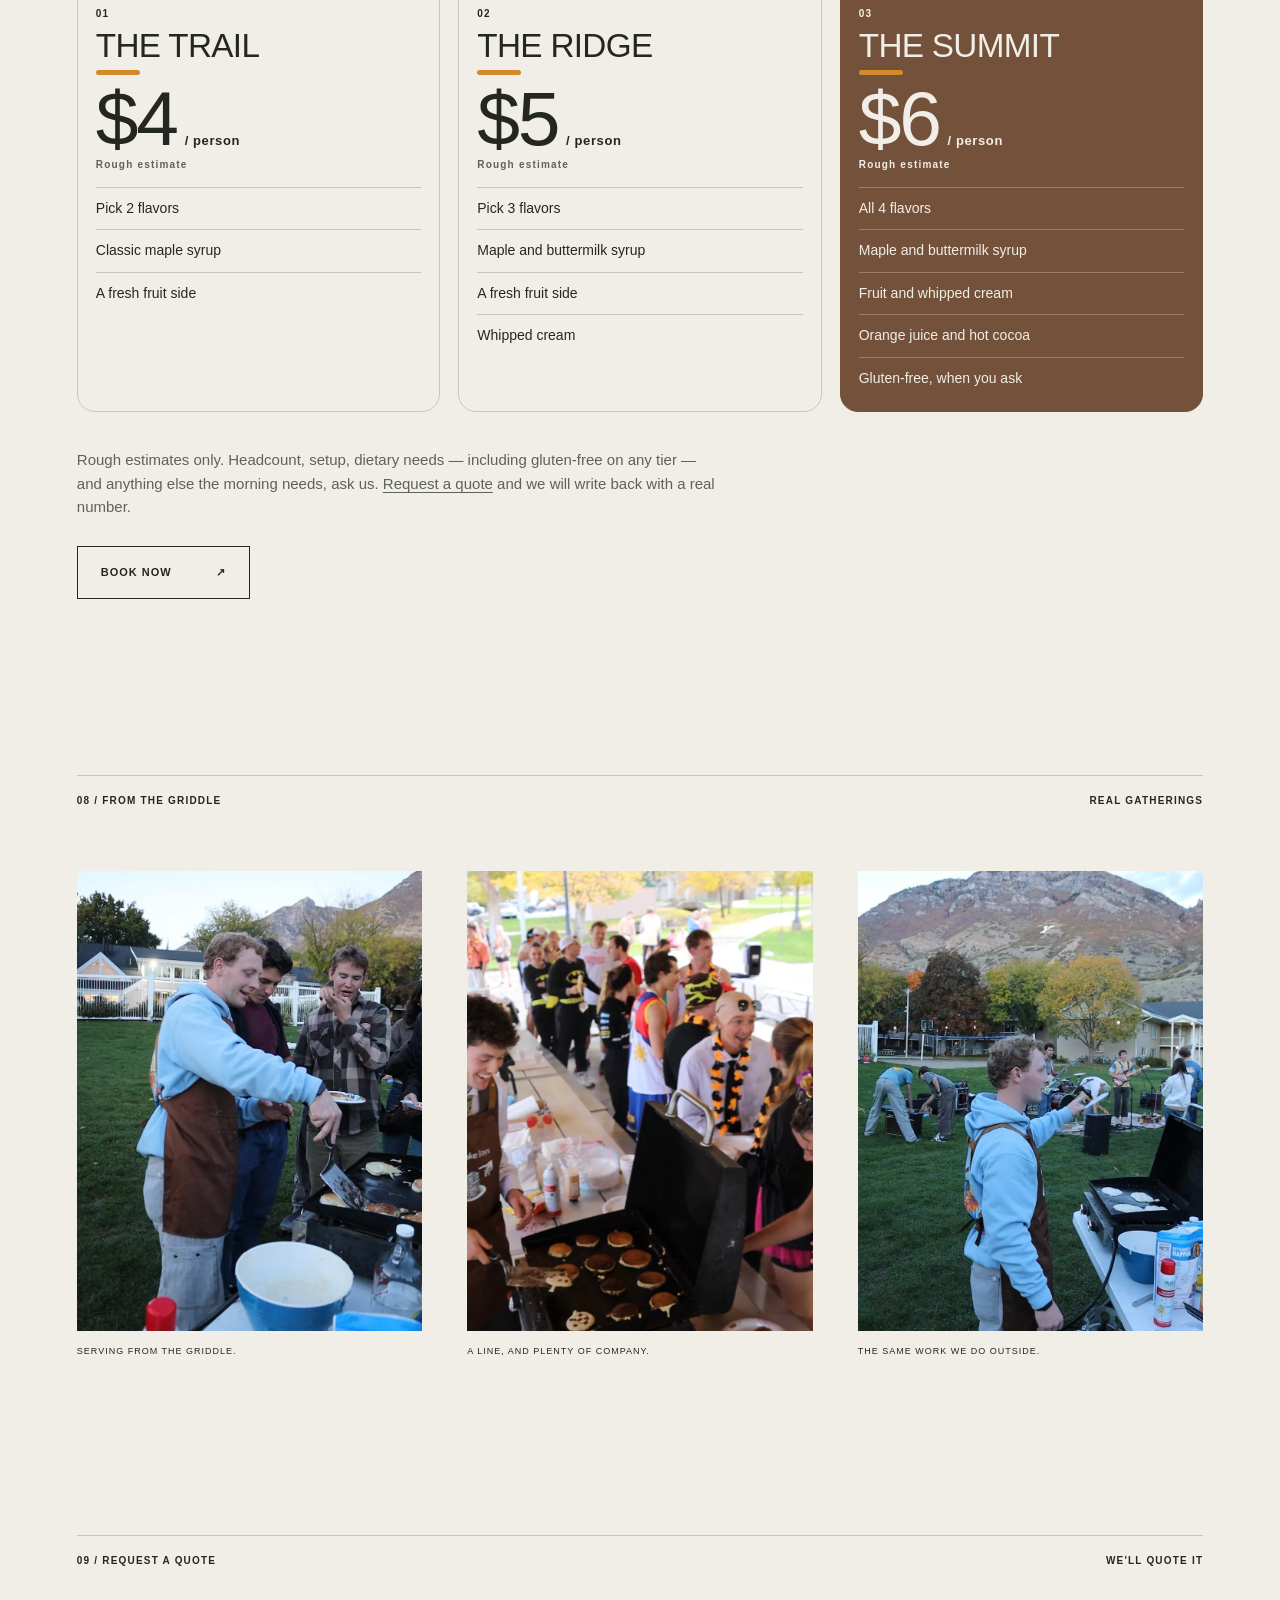
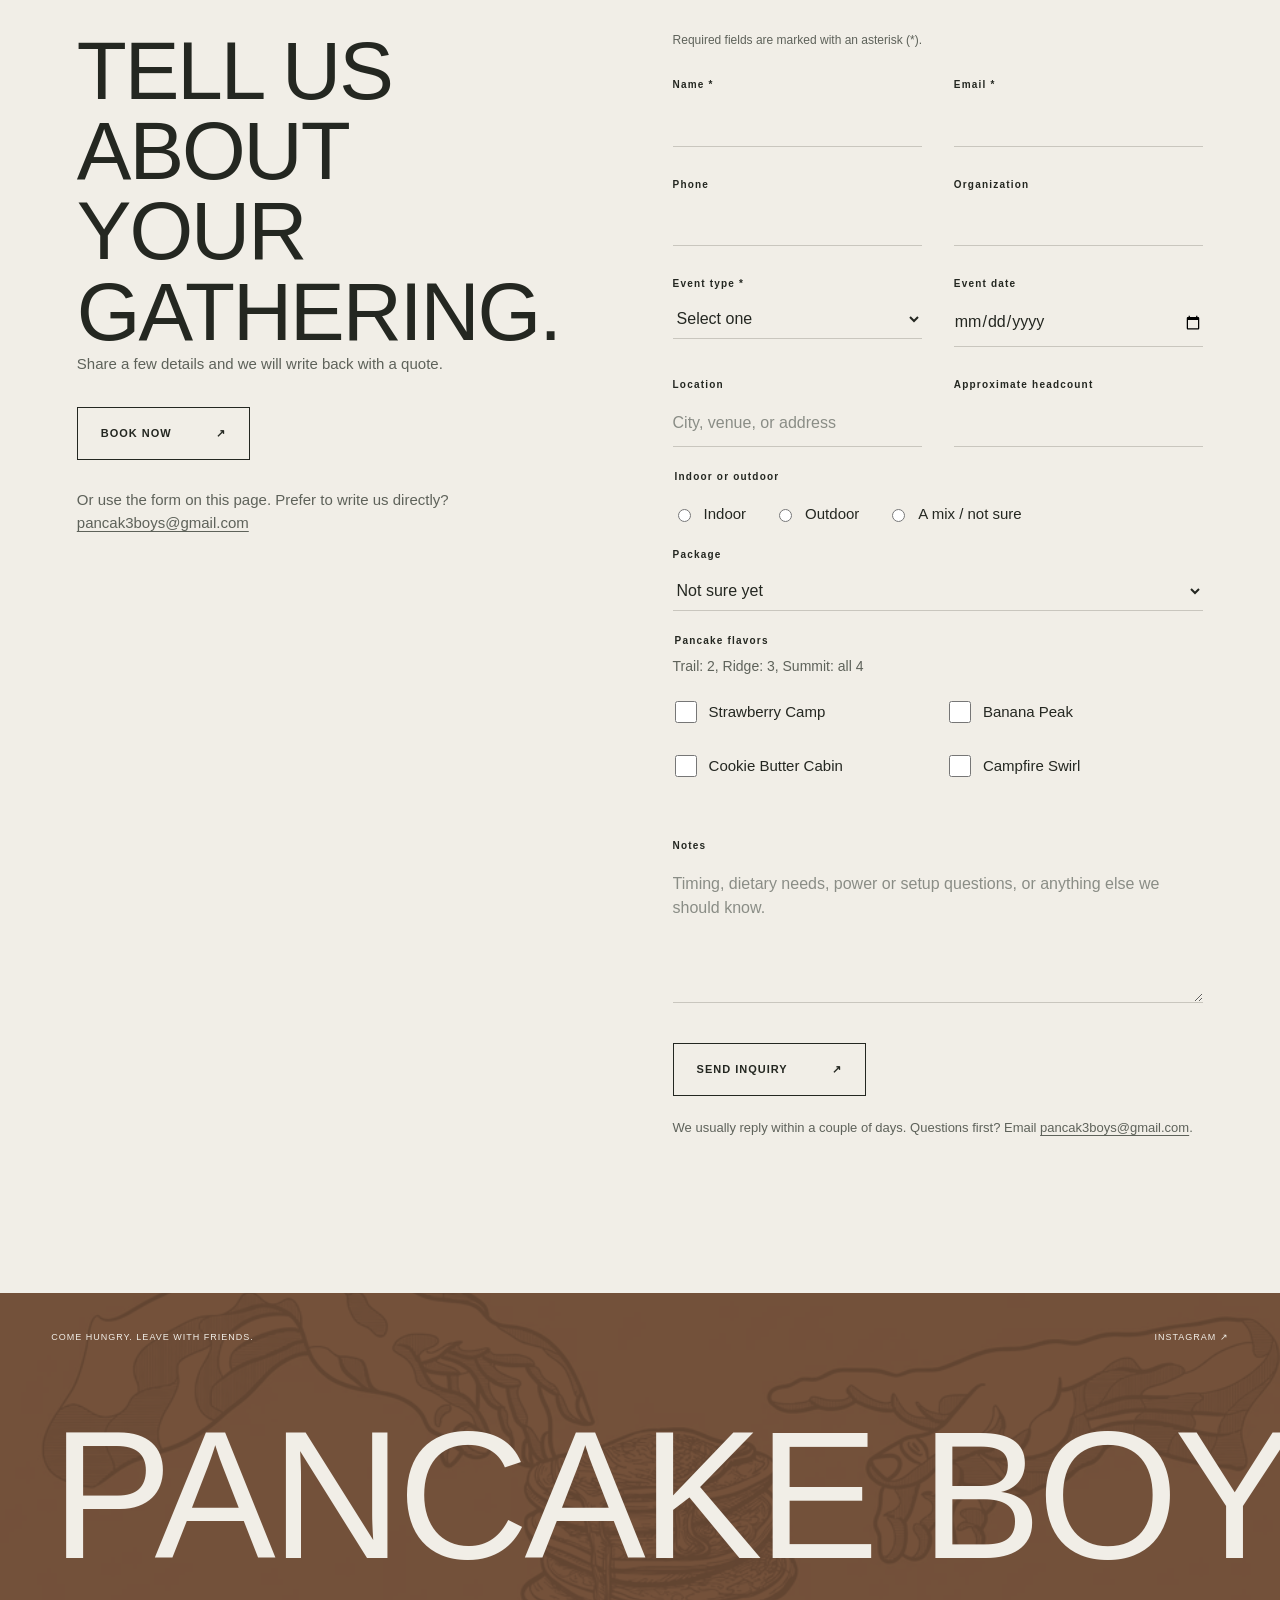
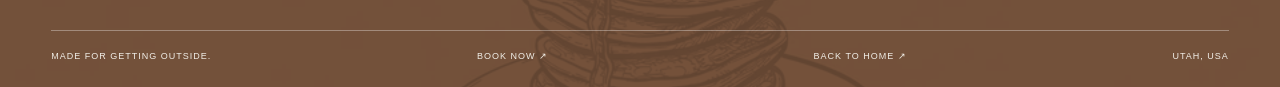
<file: catering/index.html>
<!doctype html>
<html lang="en">
<head>
  <meta charset="utf-8">
  <meta name="viewport" content="width=device-width, initial-scale=1">
  <title>Catering — Pancake Boys</title>
  <meta name="description" content="On-site breakfast catering from Pancake Boys. Four house pancake flavors cooked fresh on the griddle for corporate mornings, first responders, wedding mornings, and community gatherings in Utah. Quotes on request.">
  <meta name="theme-color" content="#f1eee7">
  <link rel="canonical" href="https://pancak3boys.com/catering">
  <meta property="og:title" content="Catering — Pancake Boys">
  <meta property="og:description" content="On-site breakfast catering from Pancake Boys. We cook on the griddle at your gathering. Quotes on request.">
  <meta property="og:type" content="website">
  <meta property="og:url" content="https://pancak3boys.com/catering">
  <meta property="og:image" content="https://pancak3boys.com/website/assets/catering/og-catering.jpg">
  <meta property="og:image:width" content="1200">
  <meta property="og:image:height" content="630">
  <meta property="og:image:alt" content="Four plates of Pancake Boys pancakes — Strawberry Camp, Banana Peak, Cookie Butter Cabin, and Campfire Swirl — on a long wooden table">
  <meta name="twitter:card" content="summary_large_image">
  <meta name="twitter:title" content="Catering — Pancake Boys">
  <meta name="twitter:description" content="On-site breakfast catering from Pancake Boys. We cook on the griddle at your gathering. Quotes on request.">
  <meta name="twitter:image" content="https://pancak3boys.com/website/assets/catering/og-catering.jpg">
  <link rel="icon" type="image/png" href="../website/assets/logo.png">
  <link rel="preload" as="image" href="../website/assets/catering/catering-pour-poster.webp?v=2">
  <link rel="stylesheet" href="../website/styles.css?v=catering-14">
  <script src="../website/content.js" defer></script>
  <script src="../website/nav.js?v=1" defer></script>
  <script src="../website/bases.js?v=2" defer></script>
  <script src="../website/catering.js?v=5" defer></script>
  <script>
    if (!matchMedia('(prefers-reduced-motion: reduce)').matches) document.documentElement.classList.add('motion-on');
  </script>
  <noscript><style>.reveal{opacity:1!important;transform:none!important}</style></noscript>
</head>
<body class="page-catering">
  <header class="header on-light" id="header">
    <a class="brand" href="../" aria-label="Pancake Boys home">
      <img class="brand-emblem" src="../website/assets/logo.webp" alt="" width="960" height="640">
      <span>PANCAKE<br>BOYS</span>
    </a>
    <div class="header-actions">
      <a class="header-link header-home" href="../">HOME</a>
      <details class="nav-drop">
        <summary class="header-link">CATERING <span class="nav-drop-caret" aria-hidden="true"></span></summary>
        <div class="nav-drop-panel" id="catering-nav">
          <a href="./" aria-current="page">Catering</a>
          <a href="book/">Book now</a>
        </div>
      </details>
      <button class="menu-toggle" aria-label="Open menu" aria-haspopup="dialog" aria-controls="menu-dialog" aria-expanded="false">
        <span>MENU</span><span class="menu-lines" aria-hidden="true"></span>
      </button>
    </div>
  </header>

  <main id="main">
    <section class="section catering-hero" id="catering-hero" aria-labelledby="catering-title">
      <div class="section-label"><span>CATERING / UTAH</span><span>COOKED ON SITE. ON THE GRIDDLE.</span></div>
      <div class="story-layout catering-split">
        <div class="catering-copy">
          <p class="eyebrow reveal">BREAKFAST, WHERE YOU GATHER</p>
          <h1 class="reveal" id="catering-title" style="--i:1">WE BRING<br>THE GRIDDLE<br>TO YOU.</h1>
          <p class="reveal" style="--i:1">We show up and cook breakfast on site — pancakes coming off the griddle while your people gather.</p>
          <div class="catering-hero-actions reveal" style="--i:2">
            <a class="link-button dark is-primary" href="book/">BOOK NOW <span aria-hidden="true">↗</span></a>
            <div class="hero-secondary-links">
              <a class="text-link" href="#flavors">THE FLAVORS <span aria-hidden="true">↗</span></a>
              <a class="text-link" href="#packages">PACKAGES <span aria-hidden="true">↗</span></a>
            </div>
          </div>
        </div>
        <figure class="catering-photo catering-video-frame catering-hero-video parallax-frame" data-video-focus="pour">
          <div class="parallax-clip" data-depth="0.75">
            <div class="catering-video-wrap parallax-shift">
              <img src="../website/assets/catering/catering-pour-poster.webp?v=2" width="720" height="1280" alt="Pancake batter poured from a pitcher onto a griddle already lined with rows of fresh pancakes" fetchpriority="high">
              <video class="catering-inline-video" muted playsinline loop preload="metadata" poster="../website/assets/catering/catering-pour-poster.webp?v=2" data-src="../website/assets/catering/catering-pour.mp4?v=2" width="720" height="1280" disablepictureinpicture aria-label="Pancake batter poured from a pitcher onto a griddle already lined with rows of fresh pancakes"></video>
            </div>
          </div>
          <figcaption>A FULL GRIDDLE, POURED ON SITE.</figcaption>
        </figure>
      </div>
    </section>

    <section class="story section" id="why-it-matters" aria-labelledby="mission-title">
      <div class="section-label"><span>02 / WHY IT MATTERS</span><span>MORE PEOPLE. MORE PANCAKES.</span></div>
      <div class="story-layout catering-split">
        <div class="story-copy catering-copy">
          <h2 class="reveal" id="mission-title">THE TRAIL<br>BREAKFASTS<br>STAY FREE.</h2>
          <p class="reveal" style="--i:1">The mountains in Utah are grossly underappreciated next to the phones in our laps. We've bought into the idea that we can get people to look up and actually connect in nature — with social media, and with free pancakes on the trail.</p>
          <p class="reveal" style="--i:2">The thing is, pancakes, griddles, gas, and videography aren't free. Catering is how we keep those trail breakfasts free. We price ourselves fairly cheap because we aren't in it for the money. We're in it for the community we're creating. Every catering job buys more mix, carries more gear, and gets more people into the mountains.</p>
        </div>
        <figure class="catering-photo story-photo catering-mountain-photo parallax-frame">
          <div class="parallax-clip" data-depth="0.7">
            <div class="parallax-shift">
              <img src="../website/assets/catering/crew-sunset.webp" width="900" height="1286" alt="Pancake Boys in brown aprons cooking pancakes on a mountain overlook at sunset, with the valley stretching behind them" loading="lazy">
            </div>
          </div>
          <figcaption>SAME BROWN APRONS.</figcaption>
        </figure>
      </div>
      <figure class="catering-landscape parallax-frame">
        <div class="parallax-clip" data-depth="0.85">
          <div class="parallax-shift">
            <img src="../website/assets/catering/mountain-evening.webp" width="1200" height="1600" alt="Peach-pink sunset clouds above a dark, rugged Utah mountain ridge" loading="lazy">
          </div>
        </div>
        <figcaption>UTAH EVENINGS.</figcaption>
      </figure>
    </section>

    <section class="section catering-for" id="who-we-cook-for" aria-labelledby="for-title">
      <div class="section-label"><span>03 / WHO WE COOK FOR</span><span>BRING PEOPLE TOGETHER</span></div>
      <div class="story-layout catering-split">
        <div class="catering-copy">
          <h2 class="reveal" id="for-title">FOR THE<br>GATHERINGS<br>THAT MATTER.</h2>
          <p class="reveal" style="--i:1">Corporate mornings, fire crews and first responders, wedding mornings, and community or church events around Utah.</p>
          <div class="catering-offers catering-offer-tiles">
            <article class="reveal" style="--i:0"><h3>Corporate team breakfasts</h3></article>
            <article class="reveal" style="--i:1"><h3>Fire departments and first responders</h3></article>
            <article class="reveal" style="--i:2"><h3>Wedding mornings</h3></article>
            <article class="reveal" style="--i:3"><h3>Community or church events</h3></article>
          </div>
        </div>
        <figure class="catering-photo catering-video-frame parallax-frame" data-video-focus="gather">
          <div class="parallax-clip" data-depth="0.75">
            <div class="catering-video-wrap parallax-shift">
              <img src="../website/assets/catering/gathering-poster.webp" width="720" height="1280" alt="Friends gathered under a mountain pavilion, sitting along a stone bench with plates while the valley opens behind them" loading="lazy">
              <video class="catering-inline-video" muted playsinline loop preload="metadata" poster="../website/assets/catering/gathering-poster.webp" data-src="../website/assets/catering/gathering.mp4" width="720" height="1280" disablepictureinpicture aria-label="Friends gathered under a mountain pavilion, sitting along a stone bench with plates while the valley opens behind them"></video>
            </div>
          </div>
          <figcaption>YOUR PEOPLE. A FULL PLATE.</figcaption>
        </figure>
      </div>
    </section>

    <section class="section catering-method" id="how-it-works" aria-labelledby="method-title">
      <div class="section-label"><span>04 / HOW IT WORKS</span><span>WE COOK IN FRONT OF YOU</span></div>
      <h2 class="reveal" id="method-title">COOKED ON SITE.</h2>
      <p class="catering-lead reveal" style="--i:1">We cook on the griddle in front of your group. Pick 2, 3, or all 4 flavors, depending on the package.</p>
      <ol class="catering-steps">
        <li class="reveal" style="--i:0">
          <span>01</span>
          <div>
            <h3>Send the details</h3>
            <p>Who you are gathering, where, and about how many people.</p>
          </div>
        </li>
        <li class="reveal" style="--i:1">
          <span>02</span>
          <div>
            <h3>We send a quote</h3>
            <p>Every gathering is a little different. Quotes are on request.</p>
          </div>
        </li>
        <li class="reveal" style="--i:2">
          <span>03</span>
          <div>
            <h3>We cook, you gather</h3>
            <p>Every flavor is cooked fresh on the griddle and served hot while your people gather.</p>
          </div>
        </li>
      </ol>
      <div class="catering-photo-pair catering-video-pair">
        <figure class="catering-photo catering-video-frame parallax-frame reveal" data-video-focus="swirl">
          <div class="parallax-clip" data-depth="0.5">
            <div class="catering-video-wrap parallax-shift">
              <img src="../website/assets/catering/catering-swirl-pipe-poster.webp?v=2" width="720" height="1280" alt="A cinnamon-sugar swirl piped onto a pancake as it cooks on the griddle" loading="lazy" decoding="async">
              <video class="catering-inline-video" muted playsinline loop preload="none" poster="../website/assets/catering/catering-swirl-pipe-poster.webp?v=2" data-src="../website/assets/catering/catering-swirl-pipe.mp4?v=2" width="720" height="1280" disablepictureinpicture aria-label="A cinnamon-sugar swirl piped onto a pancake as it cooks on the griddle"></video>
            </div>
          </div>
          <figcaption>THE SWIRL GOES IN ON THE GRIDDLE.</figcaption>
        </figure>
        <figure class="catering-photo catering-video-frame parallax-frame reveal" style="--i:1" data-video-focus="flip">
          <div class="parallax-clip" data-depth="0.5">
            <div class="catering-video-wrap parallax-shift">
              <img src="../website/assets/catering/catering-flip-poster.webp?v=2" width="720" height="1280" alt="A Pancake Boy in a brown apron flipping a golden pancake with a spatula" loading="lazy" decoding="async">
              <video class="catering-inline-video" muted playsinline loop preload="none" poster="../website/assets/catering/catering-flip-poster.webp?v=2" data-src="../website/assets/catering/catering-flip.mp4?v=2" width="720" height="1280" disablepictureinpicture aria-label="A Pancake Boy in a brown apron flipping a golden pancake with a spatula"></video>
            </div>
          </div>
          <figcaption>FLIPPED FRESH, IN FRONT OF YOU.</figcaption>
        </figure>
      </div>
    </section>

    <section class="section catering-flavors" id="flavors" aria-labelledby="flavors-title">
      <div class="section-label"><span>05 / THE FLAVORS</span><span>FOUR HOUSE FLAVORS</span></div>
      <div class="story-layout catering-split catering-flavors-intro">
        <div class="catering-copy">
          <h2 class="reveal" id="flavors-title">FOUR FLAVORS.<br>OFF THE<br>GRIDDLE.</h2>
          <p class="reveal" style="--i:1">Our four house flavors, each one cooked fresh on site. Your package sets how many you pick.</p>
          <ol class="catering-steps bar-steps flavor-steps">
            <li class="reveal">
              <span>01</span>
              <div>
                <h3>Pick 2, 3, or all 4</h3>
                <p>Trail is 2 flavors, Ridge is 3, Summit is all 4.</p>
              </div>
            </li>
            <li class="reveal" style="--i:1">
              <span>02</span>
              <div>
                <h3>Made on the griddle</h3>
                <p>We cook every flavor fresh, in front of your group.</p>
              </div>
            </li>
            <li class="reveal" style="--i:2">
              <span>03</span>
              <div>
                <h3>Guests grab a plate</h3>
                <p>Try one, or a little of each.</p>
              </div>
            </li>
          </ol>
        </div>
        <figure class="catering-photo parallax-frame">
          <div class="parallax-clip" data-depth="0.6">
            <div class="parallax-shift">
              <img src="../website/assets/catering/menu-overhead-sm.webp" srcset="../website/assets/catering/menu-overhead-sm.webp 800w, ../website/assets/catering/menu-overhead.webp 1200w" sizes="(max-width: 760px) 100vw, 45vw" width="1200" height="1600" alt="All four flavors from overhead on white plates: Banana Peak, Campfire Swirl, Cookie Butter Cabin, and Strawberry Camp" loading="lazy" decoding="async">
            </div>
          </div>
          <figcaption>ALL FOUR, FROM ABOVE.</figcaption>
        </figure>
      </div>
      <p class="bar-kicker">THE MENU</p>
      <div class="flavor-grid bar-grid flavor-grid-four">
        <article class="flavor-card reveal has-hover-video" style="--i:0">
          <div class="parallax-clip" data-depth="0.4">
            <div class="parallax-shift">
              <img src="../website/assets/catering/flavor-strawberry-camp-sm.webp" srcset="../website/assets/catering/flavor-strawberry-camp-sm.webp 800w, ../website/assets/catering/flavor-strawberry-camp.webp 1201w" sizes="(max-width: 760px) 50vw, (max-width: 980px) 50vw, 25vw" width="1201" height="1600" alt="A tall stack of buttermilk pancakes layered with sweet cream and topped with fresh chopped strawberries" loading="lazy" decoding="async">
              <video class="flavor-video" muted playsinline loop preload="none" data-src="../website/assets/catering/flavor-strawberry-camp.mp4?v=2" width="720" height="1280" disablepictureinpicture aria-hidden="true" tabindex="-1"></video>
            </div>
          </div>
          <div class="menu-card-body">
            <p class="flavor-index">01</p>
            <h3>Strawberry Camp</h3>
            <p>Fresh strawberries and sweet cream, stacked between warm buttermilk cakes.</p>
          </div>
        </article>
        <article class="flavor-card reveal has-hover-video" style="--i:1">
          <div class="parallax-clip" data-depth="0.4">
            <div class="parallax-shift">
              <img src="../website/assets/catering/flavor-banana-peak-sm.webp" srcset="../website/assets/catering/flavor-banana-peak-sm.webp 800w, ../website/assets/catering/flavor-banana-peak.webp 1201w" sizes="(max-width: 760px) 50vw, (max-width: 980px) 50vw, 25vw" width="1201" height="1600" alt="A stack of pancakes layered with Nutella and topped with sliced banana, extra banana on the side of the plate" loading="lazy" decoding="async">
              <video class="flavor-video" muted playsinline loop preload="none" data-src="../website/assets/catering/flavor-banana-peak.mp4?v=2" width="720" height="1280" disablepictureinpicture aria-hidden="true" tabindex="-1"></video>
            </div>
          </div>
          <div class="menu-card-body">
            <p class="flavor-index">02</p>
            <h3>Banana Peak</h3>
            <p>Sliced banana and Nutella, layered on a warm stack.</p>
          </div>
        </article>
        <article class="flavor-card reveal" style="--i:2">
          <div class="parallax-clip" data-depth="0.4">
            <div class="parallax-shift">
              <img src="../website/assets/catering/flavor-cookie-butter-sm.webp" srcset="../website/assets/catering/flavor-cookie-butter-sm.webp 800w, ../website/assets/catering/flavor-cookie-butter.webp 1201w" sizes="(max-width: 760px) 50vw, (max-width: 980px) 50vw, 25vw" width="1201" height="1600" alt="A stack of pancakes with thick layers of Biscoff cookie butter spread between them" loading="lazy" decoding="async">
            </div>
          </div>
          <div class="menu-card-body">
            <p class="flavor-index">03</p>
            <h3>Cookie Butter Cabin</h3>
            <p>Warm Biscoff cookie butter, spread thick between the cakes.</p>
          </div>
        </article>
        <article class="flavor-card reveal has-hover-video" style="--i:3">
          <div class="parallax-clip" data-depth="0.4">
            <div class="parallax-shift">
              <img src="../website/assets/catering/flavor-campfire-swirl-sm.webp" srcset="../website/assets/catering/flavor-campfire-swirl-sm.webp 800w, ../website/assets/catering/flavor-campfire-swirl.webp 1200w" sizes="(max-width: 760px) 50vw, (max-width: 980px) 50vw, 25vw" width="1200" height="1600" alt="A stack of pancakes with a dark cinnamon-sugar swirl cooked into the top, with a little cinnamon sugar on the plate" loading="lazy" decoding="async">
              <video class="flavor-video" muted playsinline loop preload="none" data-src="../website/assets/catering/flavor-campfire-swirl.mp4?v=2" width="720" height="1280" disablepictureinpicture aria-hidden="true" tabindex="-1"></video>
            </div>
          </div>
          <div class="menu-card-body">
            <p class="flavor-index">04</p>
            <h3>Campfire Swirl</h3>
            <p>A cinnamon-sugar swirl cooked right into the pancake on the griddle.</p>
          </div>
        </article>
      </div>
      <figure class="catering-landscape catering-lineup parallax-frame">
        <div class="parallax-clip" data-depth="0.7">
          <div class="parallax-shift">
            <img src="../website/assets/catering/menu-table-sm.webp" srcset="../website/assets/catering/menu-table-sm.webp 1000w, ../website/assets/catering/menu-table.webp 1600w" sizes="100vw" width="1600" height="1201" alt="All four plates in a row on a long wooden table, with a softly lit hallway behind them" loading="lazy" decoding="async">
          </div>
        </div>
        <figcaption>THE WHOLE LINEUP, READY FOR YOUR TABLE.</figcaption>
      </figure>
    </section>

    <section class="section catering-menu-section" id="menu" aria-labelledby="menu-title">
      <div class="section-label"><span>06 / BESIDE THE PANCAKES</span><span>QUOTES ON REQUEST</span></div>
      <div class="story-layout catering-split catering-menu-intro">
        <div class="catering-copy">
          <h2 class="reveal" id="menu-title">ALSO ON<br>THE TABLE.</h2>
          <p class="reveal" style="--i:1">Syrup, fruit, and a drink, so you can customize each pancake the way you want it.</p>
        </div>
        <figure class="catering-photo parallax-frame">
          <div class="parallax-clip" data-depth="0.7">
            <div class="parallax-shift">
              <img src="../website/assets/catering/menu-intro-pancakes.webp" width="1080" height="1620" alt="A Pancake Boy in a logo apron holding a plate of fresh pancakes beside a waterfall, with hikers behind him" loading="lazy">
            </div>
          </div>
          <figcaption>THE CREW BEHIND THE GRIDDLE.</figcaption>
        </figure>
      </div>
      <!-- Beside the pancakes: syrup, fruit, drinks. The four flavors are their own section above. -->
      <!-- Stock photo sources and licenses are listed in website/README.md. -->
      <div class="catering-menu">
        <article class="menu-card menu-card-mini topping-row-start reveal">
          <div class="parallax-clip" data-depth="0.55">
            <div class="parallax-shift">
              <img src="../website/assets/catering/menu-syrup.webp" width="1000" height="1250" alt="Syrup pouring from a pitcher onto a stack of pancakes" loading="lazy" decoding="async">
            </div>
          </div>
          <div class="menu-card-body">
            <h3>Syrup</h3>
            <p>Classic maple and buttermilk, one or both.</p>
          </div>
        </article>
        <article class="menu-card menu-card-mini reveal" style="--i:1">
          <div class="parallax-clip" data-depth="0.55">
            <div class="parallax-shift">
              <img src="../website/assets/catering/menu-fruit.webp" width="1000" height="662" alt="Two hands holding a handful of ripe strawberries" loading="lazy" decoding="async">
            </div>
          </div>
          <div class="menu-card-body">
            <h3>Fruit</h3>
            <p>A fresh side to go with breakfast.</p>
          </div>
        </article>
        <article class="menu-card menu-card-mini reveal" style="--i:2">
          <div class="parallax-clip" data-depth="0.5">
            <div class="parallax-shift">
              <img src="../website/assets/catering/menu-drinks.webp" width="1000" height="1500" alt="Hot cocoa pouring into a ceramic mug" loading="lazy" decoding="async" style="object-position:center 42%">
            </div>
          </div>
          <div class="menu-card-body">
            <h3>Hot cocoa</h3>
            <p>Warm and easy to hold.</p>
          </div>
        </article>
        <article class="menu-card menu-card-mini reveal" style="--i:3">
          <div class="parallax-clip" data-depth="0.5">
            <div class="parallax-shift">
              <img src="../website/assets/catering/drink-orange.webp" width="1100" height="826" alt="A glass of orange juice with orange slices and whole oranges on a wooden table" loading="lazy" decoding="async">
            </div>
          </div>
          <div class="menu-card-body">
            <h3>Orange juice</h3>
            <p>Cold, and bright.</p>
          </div>
        </article>
        <article class="menu-card menu-card-note reveal">
          <div class="parallax-clip" data-depth="0.5">
            <div class="parallax-shift">
              <img src="../website/assets/catering/menu-gluten-free.webp" width="1100" height="880" alt="A tall stack of pancakes with berries. Ask us if you need this gluten-free." loading="lazy" decoding="async">
            </div>
          </div>
          <div class="menu-card-body">
            <h3>Gluten-free, on request</h3>
            <p>Mention it in your inquiry and we will plan for it.</p>
          </div>
        </article>
      </div>
    </section>

    <section class="section catering-packages" id="packages" aria-labelledby="packages-title">
      <div class="section-label"><span>07 / PACKAGES</span><span>ROUGH ESTIMATES</span></div>
      <div class="packages-head">
        <h2 class="reveal" id="packages-title">A PLACE<br>TO START.</h2>
        <p class="catering-lead reveal" style="--i:1">Trail is 2 flavors, Ridge is 3, Summit is all 4. Rough per-person estimates — not a set price. Request a quote and we will price yours.</p>
      </div>
      <div class="package-grid">
        <article class="package-card reveal" style="--i:0">
          <div class="package-photo">
            <img src="../website/assets/catering/flavor-strawberry-camp-sm.webp" width="800" height="1066" alt="A stack of buttermilk pancakes layered with sweet cream and topped with fresh chopped strawberries" loading="lazy" decoding="async" style="object-position:center 62%">
          </div>
          <div class="package-body">
            <p class="package-index">01</p>
            <h3>The Trail</h3>
            <p class="package-price"><span class="package-amount">$4</span> <span class="package-unit">/ person</span></p>
            <p class="package-estimate">Rough estimate</p>
            <ul>
              <li>Pick 2 flavors</li>
              <li>Classic maple syrup</li>
              <li>A fresh fruit side</li>
            </ul>
          </div>
        </article>
        <article class="package-card reveal" style="--i:1">
          <div class="package-photo">
            <img src="../website/assets/catering/flavor-banana-peak-sm.webp" width="800" height="1066" alt="A stack of pancakes layered with Nutella and topped with sliced banana" loading="lazy" decoding="async" style="object-position:center 64%">
          </div>
          <div class="package-body">
            <p class="package-index">02</p>
            <h3>The Ridge</h3>
            <p class="package-price"><span class="package-amount">$5</span> <span class="package-unit">/ person</span></p>
            <p class="package-estimate">Rough estimate</p>
            <ul>
              <li>Pick 3 flavors</li>
              <li>Maple and buttermilk syrup</li>
              <li>A fresh fruit side</li>
              <li>Whipped cream</li>
            </ul>
          </div>
        </article>
        <article class="package-card package-card-summit reveal" style="--i:2">
          <div class="package-photo">
            <img src="../website/assets/catering/flavor-campfire-swirl-sm.webp" width="800" height="1067" alt="A stack of pancakes with a cinnamon-sugar swirl cooked into the top" loading="lazy" decoding="async" style="object-position:center 52%">
          </div>
          <div class="package-body">
            <p class="package-index">03</p>
            <h3>The Summit</h3>
            <p class="package-price"><span class="package-amount">$6</span> <span class="package-unit">/ person</span></p>
            <p class="package-estimate">Rough estimate</p>
            <ul>
              <li>All 4 flavors</li>
              <li>Maple and buttermilk syrup</li>
              <li>Fruit and whipped cream</li>
              <li>Orange juice and hot cocoa</li>
              <li>Gluten-free, when you ask</li>
            </ul>
          </div>
        </article>
      </div>
      <p class="package-note reveal">Rough estimates only. Headcount, setup, dietary needs — including gluten-free on any tier — and anything else the morning needs, ask us. <a href="book/">Request a quote</a> and we will write back with a real number.</p>
      <div class="packages-cta reveal" style="--i:1">
        <a class="link-button dark" href="book/">BOOK NOW <span aria-hidden="true">↗</span></a>
      </div>
    </section>

    <section class="section catering-gallery" id="from-the-griddle" aria-label="Photos from our gatherings">
      <div class="section-label"><span>08 / FROM THE GRIDDLE</span><span>REAL GATHERINGS</span></div>
      <div class="catering-strip">
        <figure class="parallax-frame reveal">
          <div class="parallax-clip">
            <div class="parallax-shift">
              <img src="../website/assets/catering/serving-guests.webp" width="900" height="1600" alt="A Pancake Boy in a blue hoodie and brown apron serving pancakes from a griddle to guests outdoors, with a mixing bowl in the foreground and a mountain behind them" loading="lazy">
            </div>
          </div>
          <figcaption>SERVING FROM THE GRIDDLE.</figcaption>
        </figure>
        <figure class="parallax-frame reveal" style="--i:1">
          <div class="parallax-clip">
            <div class="parallax-shift">
              <img src="../website/assets/catering/group-at-griddle.webp" width="900" height="1600" alt="A smiling cook in a brown Pancake Boys apron at a griddle filled with pancakes, with a cheerful line of guests waiting under a pavilion" loading="lazy">
            </div>
          </div>
          <figcaption>A LINE, AND PLENTY OF COMPANY.</figcaption>
        </figure>
        <figure class="parallax-frame reveal" style="--i:2">
          <div class="parallax-clip">
            <div class="parallax-shift">
              <img src="../website/assets/catering/host-and-mountain.webp" width="900" height="1600" alt="A Pancake Boy in a brown apron standing at an outdoor griddle on a lawn, with trees and a mountain rising behind him" loading="lazy">
            </div>
          </div>
          <figcaption>THE SAME WORK WE DO OUTSIDE.</figcaption>
        </figure>
      </div>
    </section>

    <section class="section catering-inquiry" id="inquiry" aria-labelledby="inquiry-title">
      <div class="section-label"><span>09 / REQUEST A QUOTE</span><span>WE'LL QUOTE IT</span></div>
      <div class="catering-inquiry-layout">
        <div class="catering-copy">
          <h2 class="reveal" id="inquiry-title">TELL US ABOUT<br>YOUR GATHERING.</h2>
          <p class="reveal" style="--i:1">Share a few details and we will write back with a quote.</p>
          <a class="link-button dark" href="book/">BOOK NOW <span aria-hidden="true">↗</span></a>
          <p class="catering-fallback">Or use the form on this page. Prefer to write us directly? <a href="mailto:pancak3boys@gmail.com">pancak3boys@gmail.com</a></p>
        </div>
        <form class="catering-form reveal" id="catering-form" action="https://formspree.io/f/xyewgjbp" method="POST" style="--i:1">
          <input type="text" name="_gotcha" tabindex="-1" autocomplete="off" aria-hidden="true" style="position:absolute;left:-9999px;width:1px;height:1px;opacity:0">
          <p class="catering-required-note">Required fields are marked with an asterisk (*).</p>
          <div class="catering-form-grid">
            <div class="field">
              <label for="inquiry-name">Name *</label>
              <input id="inquiry-name" name="name" type="text" autocomplete="name" required>
            </div>
            <div class="field">
              <label for="inquiry-email">Email *</label>
              <input id="inquiry-email" name="email" type="email" autocomplete="email" required>
            </div>
            <div class="field">
              <label for="inquiry-phone">Phone</label>
              <input id="inquiry-phone" name="phone" type="tel" autocomplete="tel">
            </div>
            <div class="field">
              <label for="inquiry-organization">Organization</label>
              <input id="inquiry-organization" name="organization" type="text" autocomplete="organization">
            </div>
            <div class="field">
              <label for="inquiry-event-type">Event type *</label>
              <select id="inquiry-event-type" name="event_type" required>
                <option value="">Select one</option>
                <option value="Corporate team breakfast">Corporate team breakfast</option>
                <option value="Fire department or first responders">Fire department or first responders</option>
                <option value="Wedding morning">Wedding morning</option>
                <option value="Community or church event">Community or church event</option>
                <option value="Other">Other</option>
              </select>
            </div>
            <div class="field">
              <label for="inquiry-date">Event date</label>
              <input id="inquiry-date" name="date" type="date">
            </div>
            <div class="field">
              <label for="inquiry-location">Location</label>
              <input id="inquiry-location" name="location" type="text" autocomplete="street-address" placeholder="City, venue, or address">
            </div>
            <div class="field">
              <label for="inquiry-headcount">Approximate headcount</label>
              <input id="inquiry-headcount" name="headcount" type="number" inputmode="numeric" min="1" step="1">
            </div>
          </div>
          <fieldset class="field catering-setting">
            <legend>Indoor or outdoor</legend>
            <div class="catering-radios">
              <label><input type="radio" name="setting" value="Indoor"> Indoor</label>
              <label><input type="radio" name="setting" value="Outdoor"> Outdoor</label>
              <label><input type="radio" name="setting" value="A mix or not sure"> A mix / not sure</label>
            </div>
          </fieldset>
          <div class="field">
            <label for="inquiry-package">Package</label>
            <select id="inquiry-package" name="package" data-package-field>
              <option value="">Not sure yet</option>
              <option value="The Trail">The Trail — 2 flavors</option>
              <option value="The Ridge">The Ridge — 3 flavors</option>
              <option value="The Summit">The Summit — all 4 flavors</option>
            </select>
          </div>
          <fieldset class="field base-picker" data-base-picker>
            <legend>Pancake flavors</legend>
            <p class="base-picker-help" id="inquiry-bases-help">Trail: 2, Ridge: 3, Summit: all 4</p>
            <div class="base-picker-grid">
              <label><input type="checkbox" name="pancake_bases" value="Strawberry Camp"> Strawberry Camp</label>
              <label><input type="checkbox" name="pancake_bases" value="Banana Peak"> Banana Peak</label>
              <label><input type="checkbox" name="pancake_bases" value="Cookie Butter Cabin"> Cookie Butter Cabin</label>
              <label><input type="checkbox" name="pancake_bases" value="Campfire Swirl"> Campfire Swirl</label>
            </div>
            <p class="base-picker-note" data-base-note role="status" tabindex="-1"></p>
          </fieldset>
          <div class="field">
            <label for="inquiry-notes">Notes</label>
            <textarea id="inquiry-notes" name="notes" rows="5" placeholder="Timing, dietary needs, power or setup questions, or anything else we should know."></textarea>
          </div>
          <button class="link-button dark" type="submit">SEND INQUIRY <span aria-hidden="true">↗</span></button>
          <p class="catering-form-help">We usually reply within a couple of days. Questions first? Email <a href="mailto:pancak3boys@gmail.com">pancak3boys@gmail.com</a>.</p>
          <p class="catering-form-status" id="form-status" role="status" aria-live="polite"></p>
        </form>
      </div>
    </section>
  </main>

  <footer class="footer">
    <div class="footer-top">
      <span>COME HUNGRY. LEAVE WITH FRIENDS.</span>
      <a class="instagram-link" hidden>INSTAGRAM ↗</a>
    </div>
    <a class="footer-wordmark" href="../" aria-label="Back to the Pancake Boys homepage">PANCAKE BOYS</a>
    <div class="footer-bottom">
      <span>MADE FOR GETTING OUTSIDE.</span>
      <a href="book/">BOOK NOW ↗</a>
      <a href="../">BACK TO HOME ↗</a>
      <span>UTAH, USA</span>
    </div>
  </footer>

  <dialog id="menu-dialog" class="menu-dialog" aria-label="Main navigation">
    <div class="menu-head">
      <a class="brand menu-brand" href="../" aria-label="Pancake Boys home">
        <img class="brand-emblem" src="../website/assets/logo.webp" alt="" width="960" height="640">
        <span>PANCAKE<br>BOYS</span>
      </a>
      <button class="close-button" data-close aria-label="Close menu">CLOSE <span aria-hidden="true">×</span></button>
    </div>
    <nav aria-label="Main">
      <a href="../"><span>00</span> HOME <i>↗</i></a>
      <a href="../#next-hike"><span>01</span> NEXT HIKE <i>↗</i></a>
      <a href="../#our-story"><span>02</span> OUR STORY <i>↗</i></a>
      <a href="../#field-notes"><span>03</span> FIELD NOTES <i>↗</i></a>
      <a href="../#merch"><span>04</span> MERCH <i>↗</i></a>
      <a href="../#support"><span>05</span> KEEP IT GOING <i>↗</i></a>
      <a href="#catering-hero"><span>06</span> CATERING <i>↗</i></a>
      <a href="book/"><span>07</span> BOOK NOW <i>↗</i></a>
    </nav>
    <div class="menu-foot">
      <span>GOOD HIKES. FREE PANCAKES.</span>
      <a class="instagram-link" hidden>INSTAGRAM ↗</a>
      <a href="mailto:pancak3boys@gmail.com">SAY HELLO ↗</a>
    </div>
  </dialog>
</body>
</html>
</file>
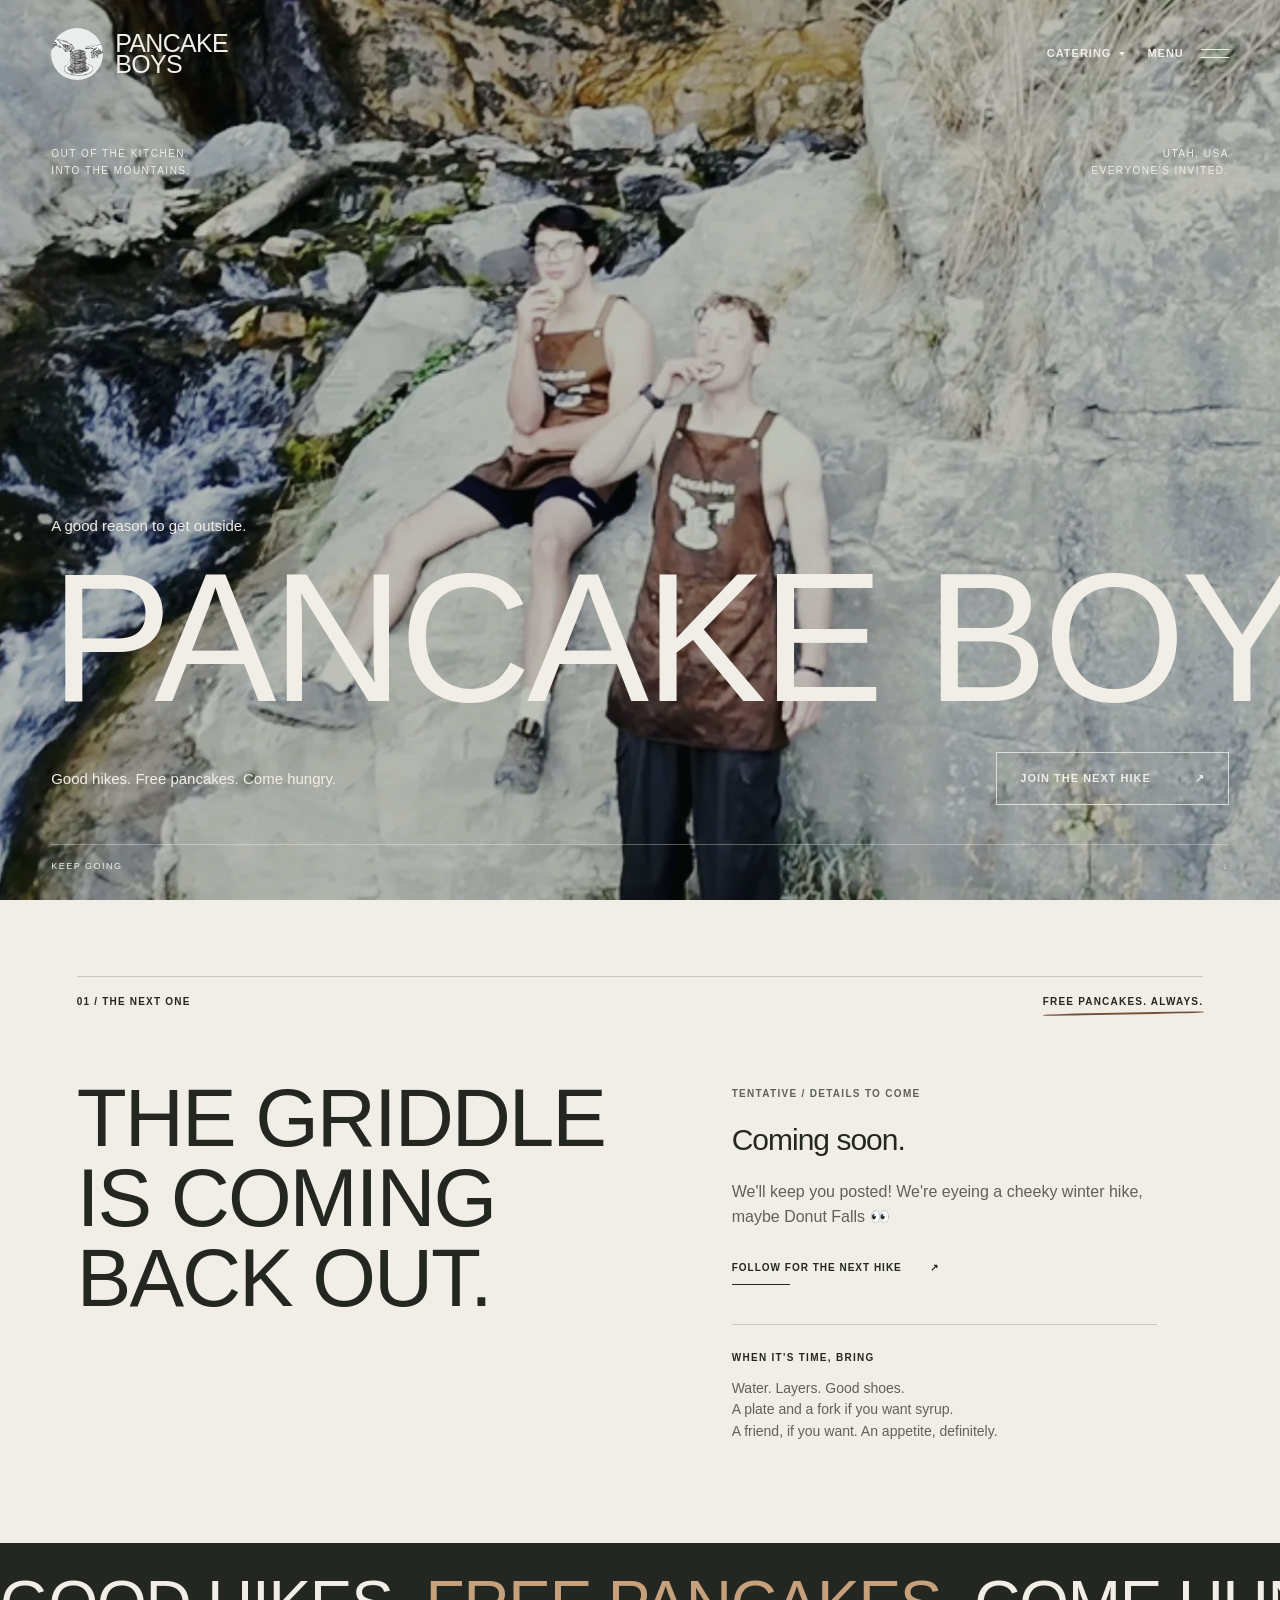
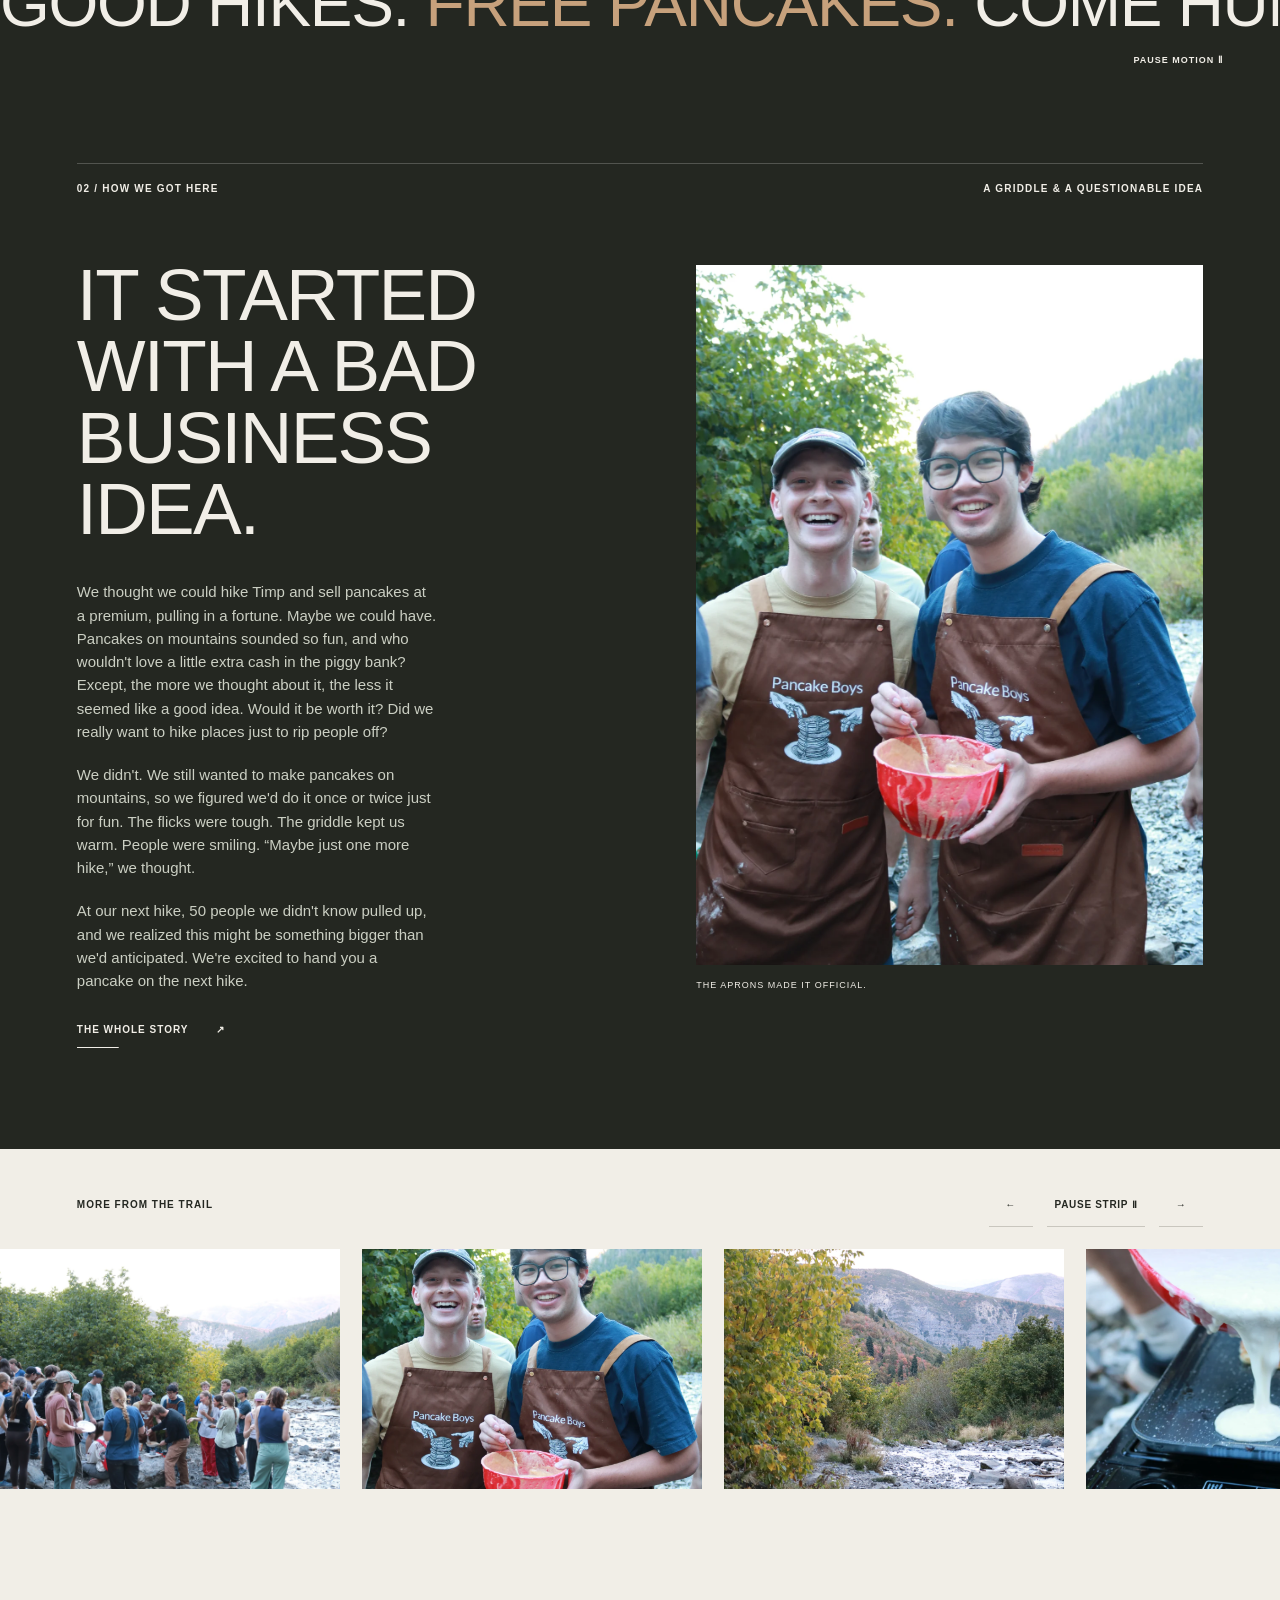
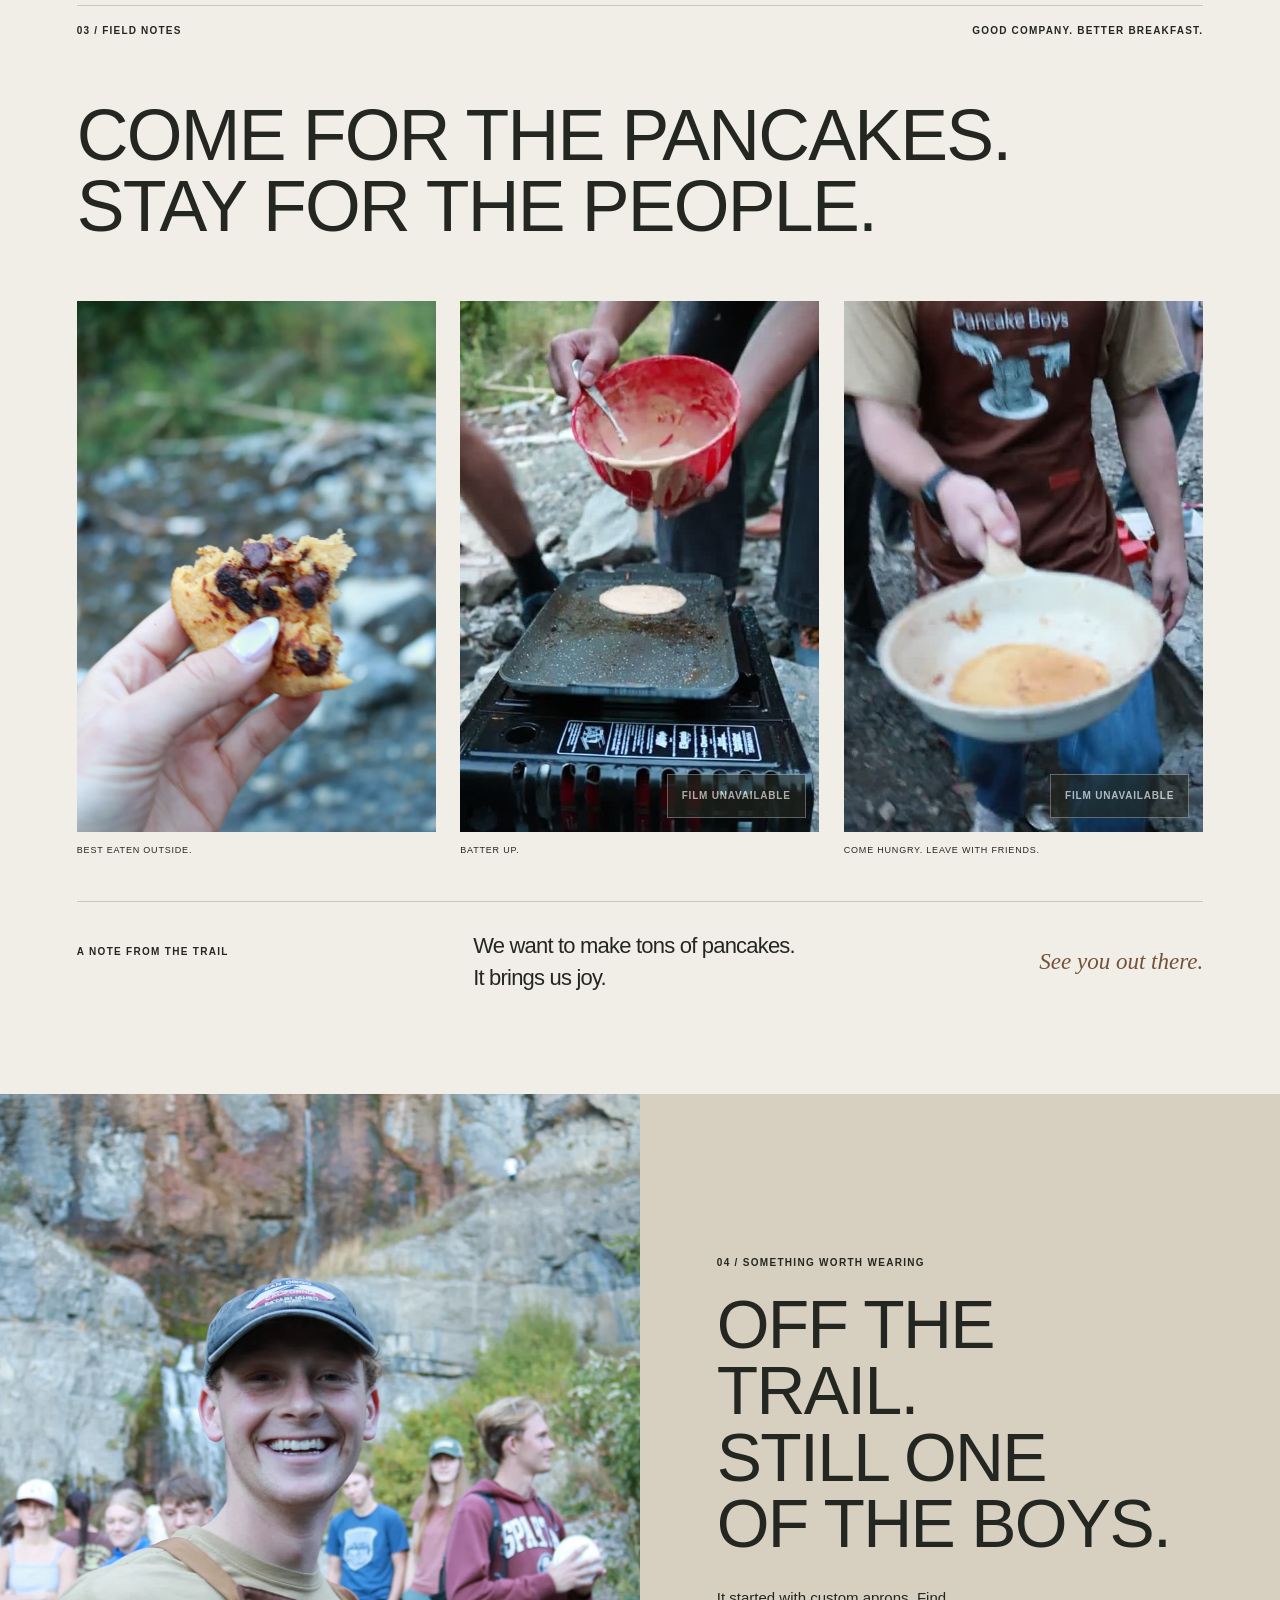
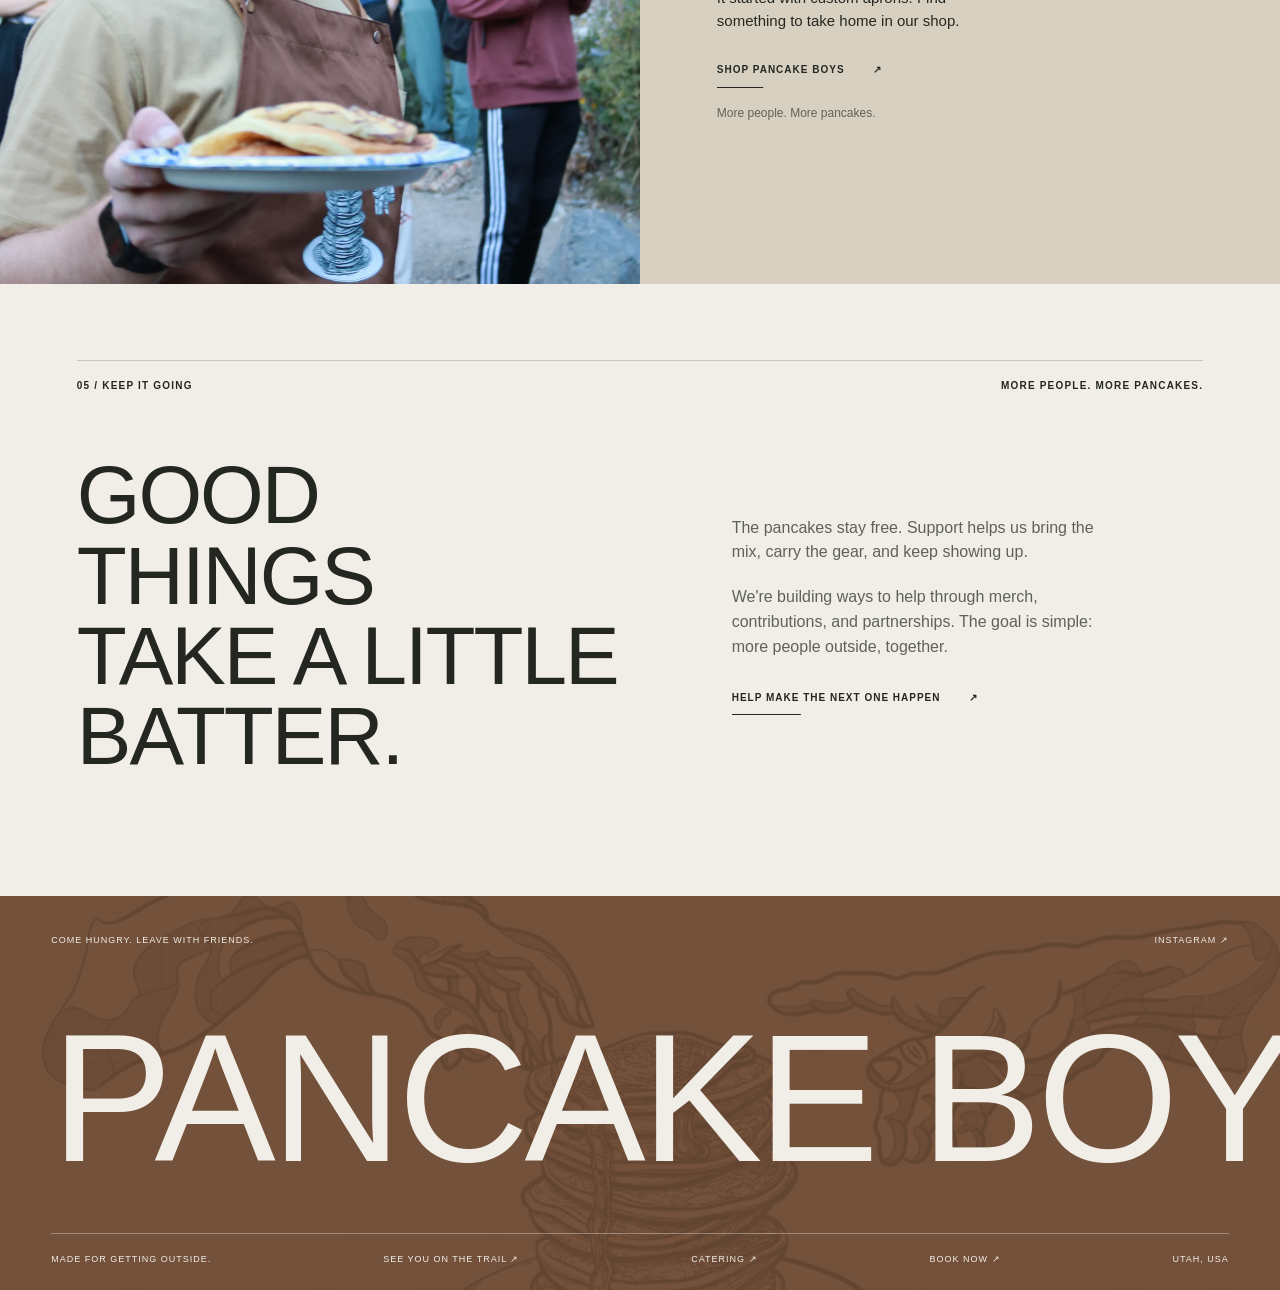
<file: website/index.html>
<!doctype html>
<html lang="en">
<head>
  <meta charset="utf-8"><meta name="viewport" content="width=device-width, initial-scale=1">
  <meta name="description" content="Good hikes. Free pancakes. Come hungry. Pancake Boys brings people together on Utah trails.">
  <meta name="theme-color" content="#f1eee7"><title>Pancake Boys — Come hungry.</title>
  <link rel="icon" type="image/png" href="assets/logo.png">
  <link rel="stylesheet" href="styles.css?v=nav-3"><script src="content.js?v=hero-waterfall" defer></script><script src="app.js" defer></script><script src="nav.js?v=1" defer></script>
</head>
<body>
  <div class="brand-intro" id="brand-intro" aria-hidden="true" hidden><div class="brand-intro-inner"><img src="assets/logo.webp" alt="" width="960" height="640"><span>PANCAKE BOYS</span><div class="brand-intro-bar"><i></i></div></div></div>
  <header class="header" id="header">
    <a class="brand" href="#home" aria-label="Pancake Boys home"><img class="brand-emblem" src="assets/logo.webp" alt="" width="960" height="640"><span>PANCAKE<br>BOYS</span></a>
    <div class="header-actions">
      <details class="nav-drop">
        <summary class="header-link">CATERING <span class="nav-drop-caret" aria-hidden="true"></span></summary>
        <div class="nav-drop-panel" id="catering-nav">
          <a href="catering/">Catering</a>
          <a href="catering/book/">Book now</a>
        </div>
      </details>
      <button class="menu-toggle" aria-label="Open menu" aria-haspopup="dialog" aria-controls="menu-dialog" aria-expanded="false"><span>MENU</span><span class="menu-lines" aria-hidden="true"></span></button>
    </div>
  </header>
  <main id="main">
    <section class="hero" id="home" aria-labelledby="hero-title">
      <img class="hero-image" src="assets/hero-poster.webp" alt="Two Pancake Boys in aprons eating pancakes on the rocks beside a waterfall" fetchpriority="high">
      <video class="hero-video" autoplay muted playsinline loop preload="none" poster="assets/hero-poster.webp" aria-hidden="true" hidden></video>
      <button class="video-toggle" aria-label="Pause background video" hidden>PAUSE FILM <span aria-hidden="true">Ⅱ</span></button>
      <div class="hero-shade"></div>
      <div class="hero-top"><span>OUT OF THE KITCHEN.<br>INTO THE MOUNTAINS.</span><span>UTAH, USA<br>EVERYONE'S INVITED.</span></div>
      <div class="hero-bottom"><p class="hero-intro">A good reason to get outside.</p><h1 id="hero-title">PANCAKE BOYS</h1><div class="hero-baseline"><p>Good hikes. Free pancakes. Come hungry.</p><a class="link-button light" href="#next-hike">JOIN THE NEXT HIKE <span aria-hidden="true">↗</span></a></div></div>
      <a class="scroll-note" href="#next-hike" aria-label="Scroll to the next hike">KEEP GOING <span aria-hidden="true">↓</span></a>
    </section>

    <section class="next section" id="next-hike" aria-labelledby="next-title">
      <div class="section-label"><span>01 / THE NEXT ONE</span><span class="motion-accent">FREE PANCAKES. ALWAYS.</span></div>
      <div class="next-layout"><h2 id="next-title">THE GRIDDLE<br>IS COMING<br>BACK OUT.</h2><div class="next-info">
        <p class="eyebrow" id="event-status">TENTATIVE / DETAILS TO COME</p><h3 id="event-title">Coming soon.</h3><p id="event-description">We'll keep you posted! We're eyeing a cheeky winter hike, maybe Donut Falls 👀</p>
        <dl id="event-details" hidden></dl><a id="event-directions" class="text-link" hidden>GET DIRECTIONS ↗</a>
        <a class="text-link instagram-link" hidden>FOLLOW FOR THE NEXT HIKE <span aria-hidden="true">↗</span></a>
        <div class="bring"><span class="eyebrow">WHEN IT'S TIME, BRING</span><p>Water. Layers. Good shoes.<br>A plate and a fork if you want syrup.<br>A friend, if you want. An appetite, definitely.</p></div>
      </div></div>
    </section>

    <section class="motion-banner" aria-label="Good hikes. Free pancakes. Come hungry.">
      <div class="motion-banner-window" aria-hidden="true"><div class="motion-banner-track"><span>GOOD HIKES. <i>FREE PANCAKES.</i> COME HUNGRY. &nbsp; ↗ &nbsp; </span><span>GOOD HIKES. <i>FREE PANCAKES.</i> COME HUNGRY. &nbsp; ↗ &nbsp; </span></div></div>
      <button class="ambient-pause" aria-label="Pause banner and photo motion" aria-pressed="false" hidden>PAUSE MOTION Ⅱ</button>
    </section>

    <section class="story section" id="our-story" aria-labelledby="story-title">
      <div class="section-label"><span>02 / HOW WE GOT HERE</span><span>A GRIDDLE & A QUESTIONABLE IDEA</span></div>
      <div class="story-layout"><div class="story-copy"><h2 id="story-title">IT STARTED<br>WITH A BAD<br>BUSINESS IDEA.</h2><p>We thought we could hike Timp and sell pancakes at a premium, pulling in a fortune. Maybe we could have. Pancakes on mountains sounded so fun, and who wouldn't love a little extra cash in the piggy bank? Except, the more we thought about it, the less it seemed like a good idea. Would it be worth it? Did we really want to hike places just to rip people off?</p><p>We didn't. We still wanted to make pancakes on mountains, so we figured we'd do it once or twice just for fun. The flicks were tough. The griddle kept us warm. People were smiling. “Maybe just one more hike,” we thought.</p><p>At our next hike, 50 people we didn't know pulled up, and we realized this might be something bigger than we'd anticipated. We're excited to hand you a pancake on the next hike.</p><button class="text-link cream" data-dialog="story-dialog">THE WHOLE STORY <span aria-hidden="true">↗</span></button></div>
      <figure class="story-photo"><img src="assets/the-boys.webp" alt="Two Pancake Boys smiling in their brown aprons with a red mixing bowl" loading="lazy"><figcaption>THE APRONS MADE IT OFFICIAL.</figcaption></figure></div>
    </section>

    <section class="trail-strip" aria-label="More moments from the trail">
      <div class="trail-strip-head"><span>MORE FROM THE TRAIL</span><div class="trail-strip-controls"><button data-strip-prev aria-label="Move hike photos left" hidden>←</button><button data-strip-pause aria-label="Pause hike photo strip" hidden>PAUSE STRIP <span aria-hidden="true">Ⅱ</span></button><button data-strip-next aria-label="Move hike photos right" hidden>→</button></div></div>
      <p id="strip-hint" class="sr-only">Drag or swipe to browse hike photos. Use left and right arrow keys when the strip is focused. Pause stops the automatic movement.</p>
      <div class="trail-viewport" tabindex="0" role="region" aria-label="Hike photo strip" aria-describedby="strip-hint"><div class="trail-track"><div class="trail-group">
        <img src="assets/the-gathering.webp" width="340" height="240" alt="Friends gathering beside the stream at Stewart Falls" loading="lazy" draggable="false">
        <img src="assets/the-boys.webp" width="340" height="240" alt="The Pancake Boys in their brown aprons" loading="lazy" draggable="false">
        <img src="assets/mountains.webp" width="340" height="240" alt="The Utah mountains that bring us outside" loading="lazy" draggable="false">
        <img src="assets/batter.webp" width="340" height="240" alt="Pouring pancake batter onto the trail griddle" loading="lazy" draggable="false">
        <img src="assets/pancakes.webp" width="340" height="240" alt="Breakfast cooking outdoors" loading="lazy" draggable="false">
      </div></div></div>
    </section>

    <section class="field section" id="field-notes" aria-labelledby="field-title">
      <div class="section-label"><span>03 / FIELD NOTES</span><span>GOOD COMPANY. BETTER BREAKFAST.</span></div>
      <h2 id="field-title">COME FOR THE PANCAKES.<br>STAY FOR THE PEOPLE.</h2>
      <div class="photo-grid field-collage field-collage-trio">
        <figure class="field-detail"><button class="photo-button" data-photo="assets/trail-breakfast.webp" data-caption="BEST EATEN OUTSIDE." aria-label="View a chocolate chip pancake held beside the mountain stream"><img src="assets/trail-breakfast.webp" alt="A chocolate chip pancake held beside the mountain stream" loading="lazy"></button><figcaption>BEST EATEN OUTSIDE.</figcaption></figure>
        <figure class="trail-film field-film-batter"><div class="trail-film-frame"><video data-trail-film data-src="assets/batter-pour.mp4" poster="assets/batter-pour.jpg" width="540" height="960" muted loop playsinline preload="none" aria-label="Pancake batter pouring onto the outdoor griddle"></video><button data-film-toggle aria-label="Play batter pouring film">PLAY FILM ▷</button></div><figcaption>BATTER UP.</figcaption></figure>
        <figure class="trail-film field-film-people"><div class="trail-film-frame"><video data-trail-film data-src="assets/pancake-people.mp4" poster="assets/pancake-people.jpg" width="540" height="960" muted loop playsinline preload="none" aria-label="The Pancake Boys holding a freshly made pancake on the trail"></video><button data-film-toggle aria-label="Play Pancake Boys film">PLAY FILM ▷</button></div><figcaption>COME HUNGRY. LEAVE WITH FRIENDS.</figcaption></figure>
      <div class="field-note"><span class="eyebrow">A NOTE FROM THE TRAIL</span><p>We want to make tons of pancakes.<br>It brings us joy.</p><span class="handwritten">See you out there.</span></div></div>
    </section>

    <section class="merch" id="merch" aria-labelledby="merch-title"><div class="merch-image"><img src="assets/apron.webp" alt="A smiling Pancake Boy wearing the custom brown apron and holding a plate of pancakes" loading="lazy"></div><div class="merch-copy"><span class="eyebrow">04 / SOMETHING WORTH WEARING</span><h2 id="merch-title">OFF THE TRAIL.<br>STILL ONE<br>OF THE BOYS.</h2><p>It started with custom aprons. Find something to take home in our shop.</p><a class="text-link merch-shop-link" href="https://shop.pancak3boys.com/">SHOP PANCAKE BOYS <span aria-hidden="true">↗</span></a><p class="small-note">More people. More pancakes.</p></div></section>

    <section class="support section" id="support" aria-labelledby="support-title"><div class="section-label"><span>05 / KEEP IT GOING</span><span>MORE PEOPLE. MORE PANCAKES.</span></div><div class="support-layout"><h2 id="support-title">GOOD THINGS<br>TAKE A LITTLE<br>BATTER.</h2><div><p>The pancakes stay free. Support helps us bring the mix, carry the gear, and keep showing up.</p><p>We're building ways to help through merch, contributions, and partnerships. The goal is simple: more people outside, together.</p><button class="text-link" data-dialog="support-dialog">HELP MAKE THE NEXT ONE HAPPEN <span aria-hidden="true">↗</span></button></div></div></section>
  </main>
  <footer class="footer"><div class="footer-top"><span>COME HUNGRY. LEAVE WITH FRIENDS.</span><a class="instagram-link" hidden>INSTAGRAM ↗</a></div><a class="footer-wordmark" href="#home" aria-label="Back to the top">PANCAKE BOYS</a><div class="footer-bottom"><span>MADE FOR GETTING OUTSIDE.</span><a href="#next-hike">SEE YOU ON THE TRAIL ↗</a><a href="catering/">CATERING ↗</a><a href="catering/book/">BOOK NOW ↗</a><span>UTAH, USA</span></div></footer>

  <dialog id="menu-dialog" class="menu-dialog" aria-label="Main navigation"><div class="menu-head"><span class="brand menu-brand"><img class="brand-emblem" src="assets/logo.webp" alt="" width="960" height="640"><span>PANCAKE<br>BOYS</span></span><button class="close-button" data-close aria-label="Close menu">CLOSE <span aria-hidden="true">×</span></button></div><nav aria-label="Main"><a href="#next-hike"><span>01</span> NEXT HIKE <i>↗</i></a><a href="#our-story"><span>02</span> OUR STORY <i>↗</i></a><a href="#field-notes"><span>03</span> FIELD NOTES <i>↗</i></a><a href="#merch"><span>04</span> MERCH <i>↗</i></a><a href="#support"><span>05</span> KEEP IT GOING <i>↗</i></a><a href="catering/"><span>06</span> CATERING <i>↗</i></a><a href="catering/book/"><span>07</span> BOOK NOW <i>↗</i></a></nav><div class="menu-foot"><span>GOOD HIKES. FREE PANCAKES.</span><a class="instagram-link" hidden>INSTAGRAM ↗</a><a class="contact-link" hidden>SAY HELLO ↗</a></div></dialog>
  <dialog id="story-dialog" class="content-dialog" aria-labelledby="full-story-title"><button class="close-button" data-close aria-label="Close story">CLOSE <span aria-hidden="true">×</span></button><p class="eyebrow">THE PANCAKE BOYS ORIGIN STORY</p><h2 id="full-story-title">LET ME TELL<br>YOU A STORY.</h2><p>Conor and I hiked Timpanogos a year ago. Over a thousand people were up there, freezing their butts off, clinging to each other for warmth, and starving.</p><p>A year later, on Gobblers Knob, we thought we'd stumbled on a genius business idea. Pack up hoodies. Sell pancakes for $5 each. “This is genius.”</p><p>But the logistics didn't really work. How would people pay us at the top of a mountain? And did we want to hike 7.5 miles every weekend to go rip people off?</p><p>We ditched the idea, but not entirely. Pancake mix isn't that expensive, and pancakes at the top of Timp sounded fun. We got a group together, made custom aprons, did a photo shoot, and went for it.</p><p>The turnout was so good, we did another hike. After Squaw Peak, our system was dialed. A reel for the next hike got almost 30,000 views and over 650 shares. Fifty people we didn't even know showed up for pancakes at Stewart Falls.</p><p>That's when we realized this could be bigger than casual pancakes on mountains. We want to keep hiking, bring as many people as we can, and make tons of pancakes. It brings us joy.</p><a class="text-link" href="assets/our-story.pdf" target="_blank" rel="noopener">READ THE ORIGINAL STORY PDF ↗</a></dialog>
  <dialog id="support-dialog" class="content-dialog" aria-labelledby="help-title"><button class="close-button" data-close aria-label="Close support information">CLOSE <span aria-hidden="true">×</span></button><p class="eyebrow">KEEP THE PANCAKES COMING</p><h2 id="help-title">LET'S MAKE<br>MORE OF THIS.</h2><p>Supplies, filming, and an extra pair of hands all help us bring more people together.</p><p>We're getting merch, contributions, and partnerships ready. Until then, bringing a friend to a hike is a pretty great place to start.</p><a class="contact-link text-link" hidden>LET'S TALK PARTNERSHIPS ↗</a><a class="instagram-link text-link" hidden>FIND US ON INSTAGRAM ↗</a></dialog>
  <dialog id="photo-dialog" class="photo-dialog" aria-label="Trail photographs" aria-describedby="gallery-hint"><button class="close-button" data-close aria-label="Close photograph">CLOSE <span aria-hidden="true">×</span></button><div class="gallery-viewport"><div class="gallery-track"></div></div><div class="gallery-bottom"><button class="gallery-control" data-gallery-prev aria-label="Previous photograph">←</button><div class="gallery-description" role="status" aria-live="polite" aria-atomic="true"><span id="photo-count"></span><p id="photo-caption"></p></div><button class="gallery-control" data-gallery-next aria-label="Next photograph">→</button></div><p id="gallery-hint">Use the arrows, left/right keys, or swipe to browse.</p></dialog>
</body></html>
</file>
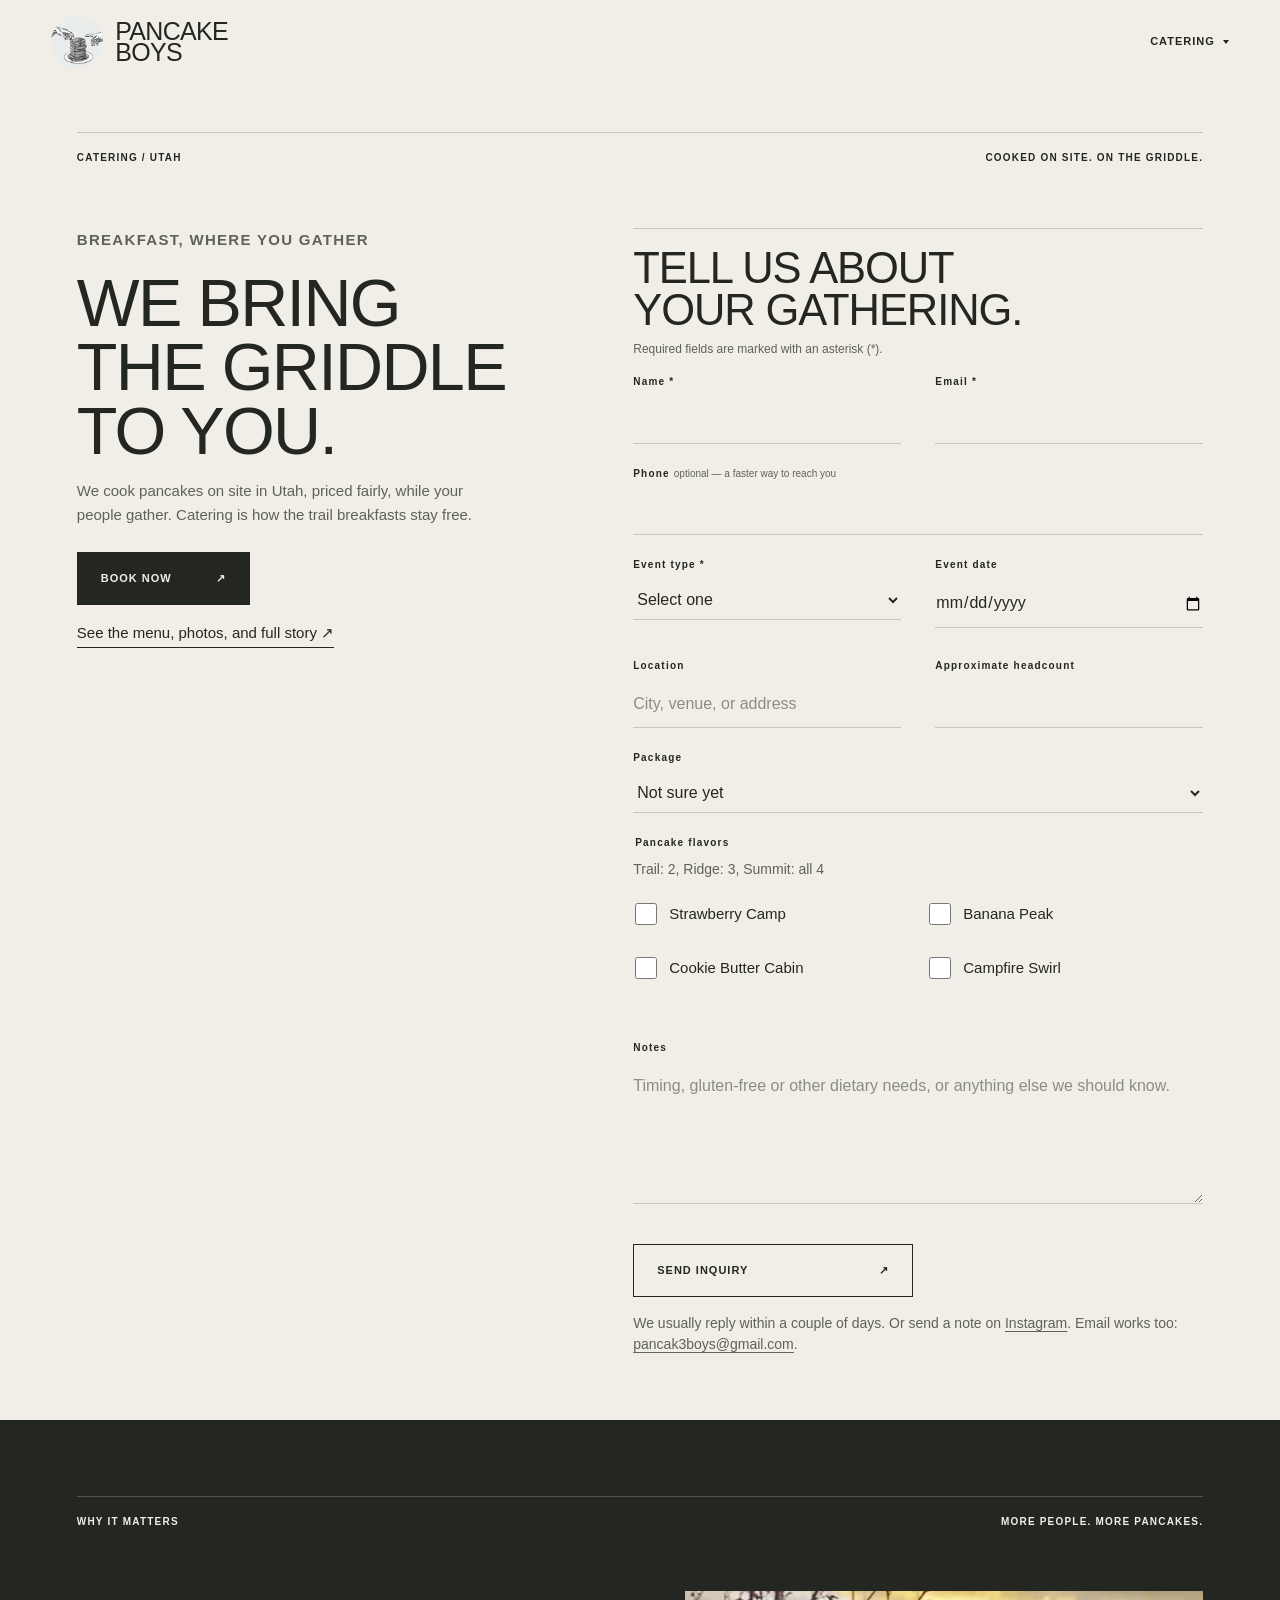
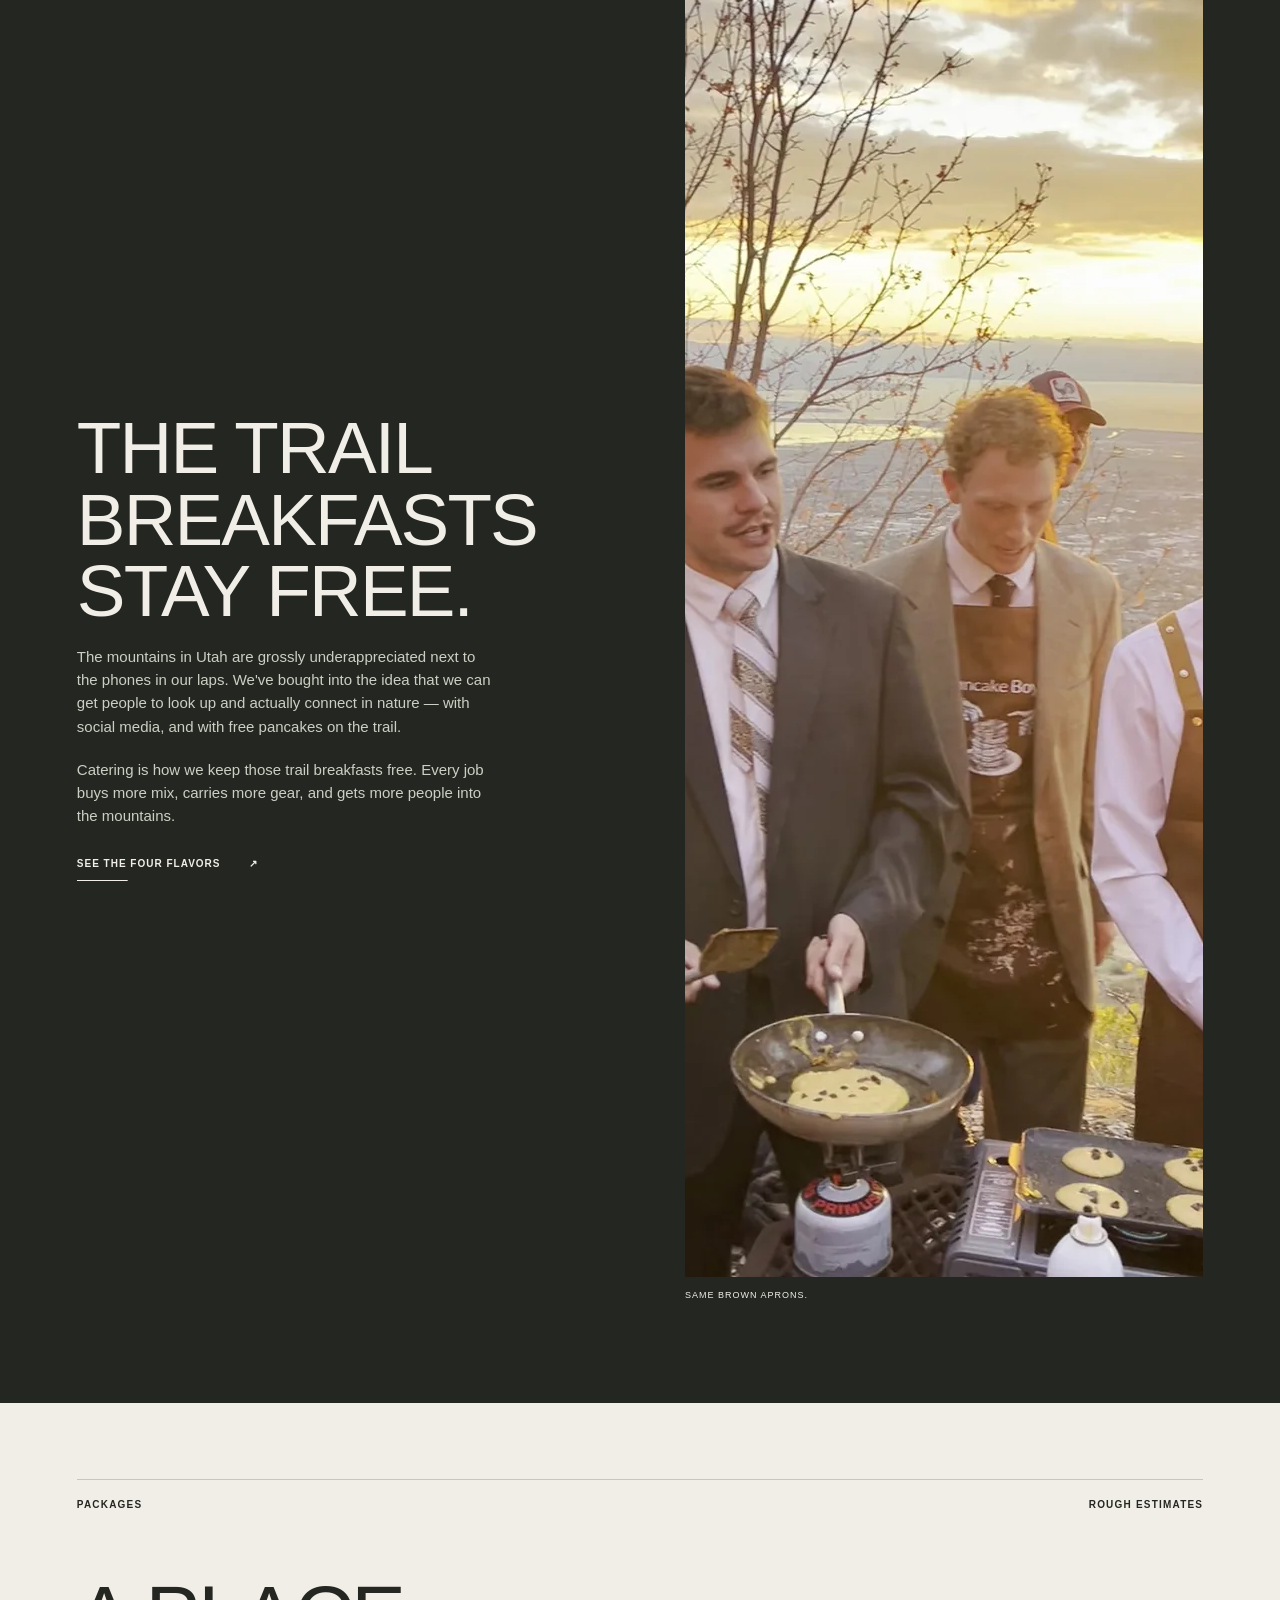
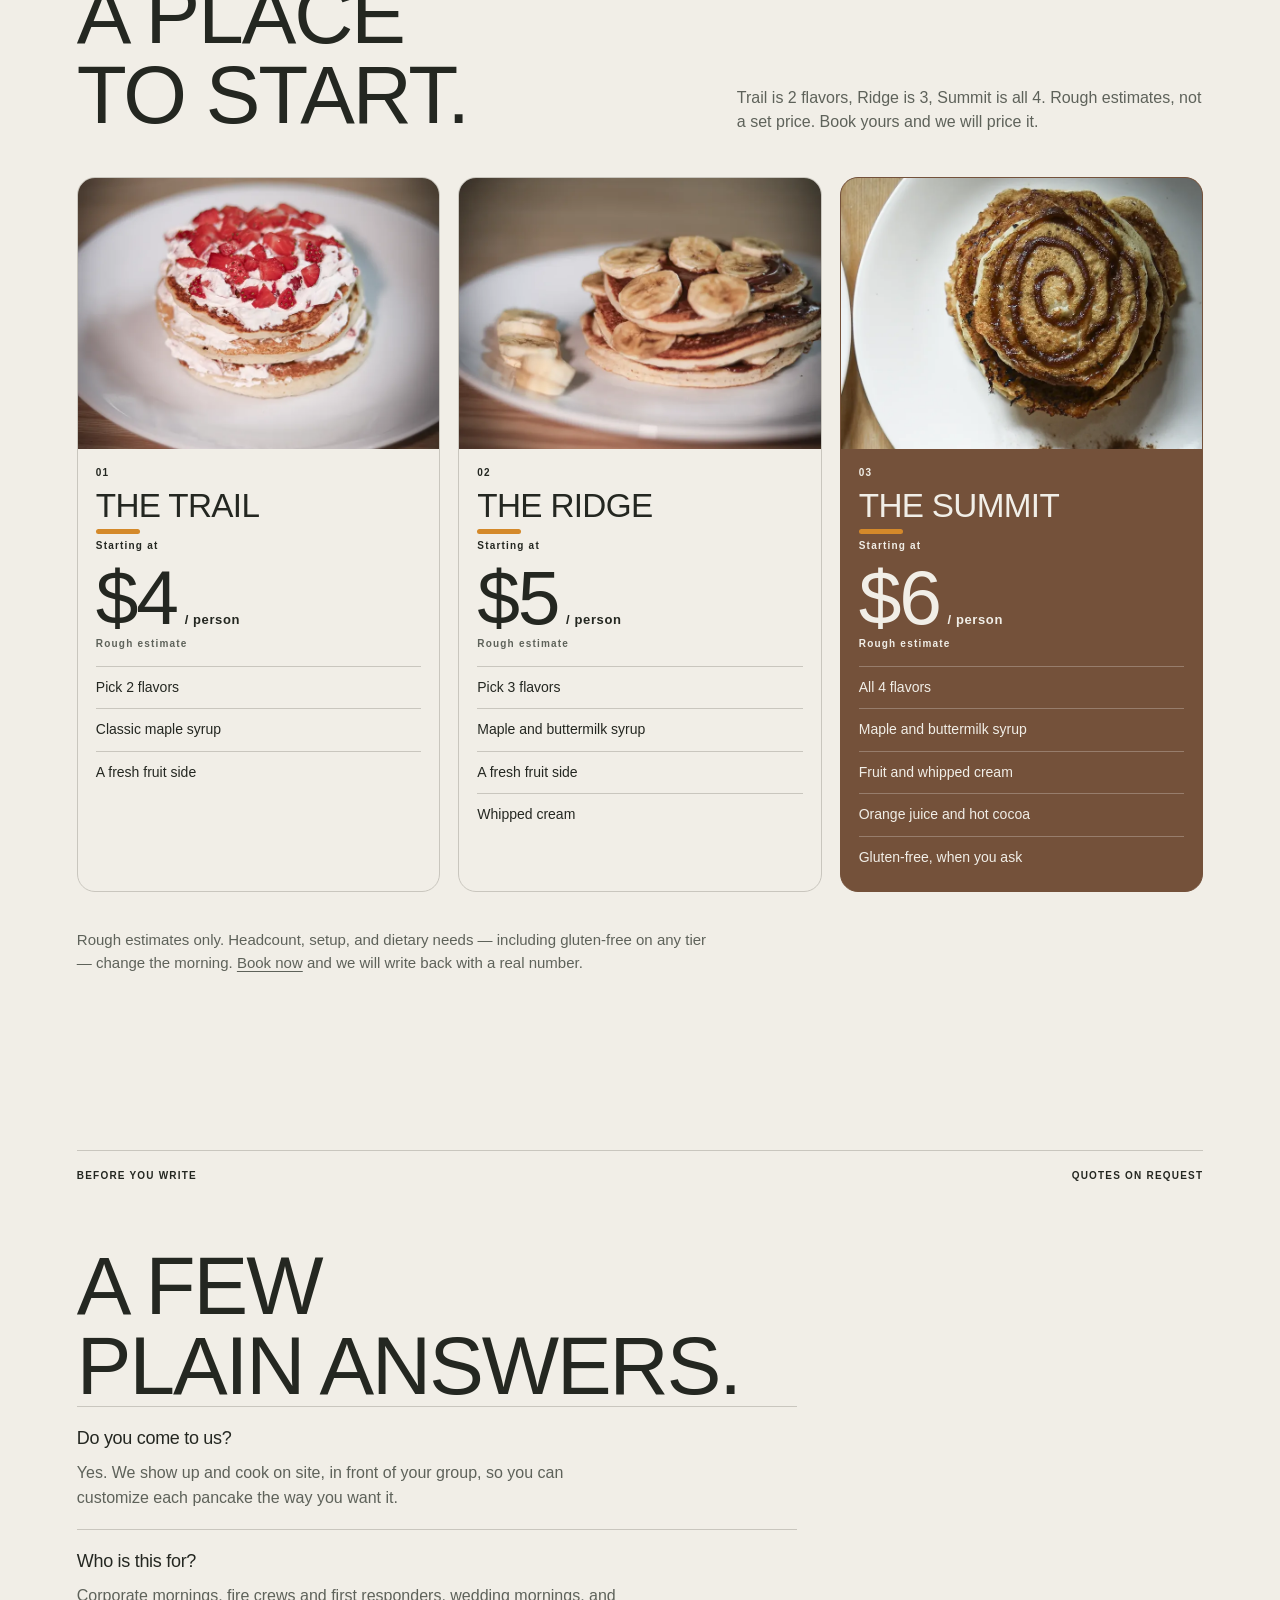
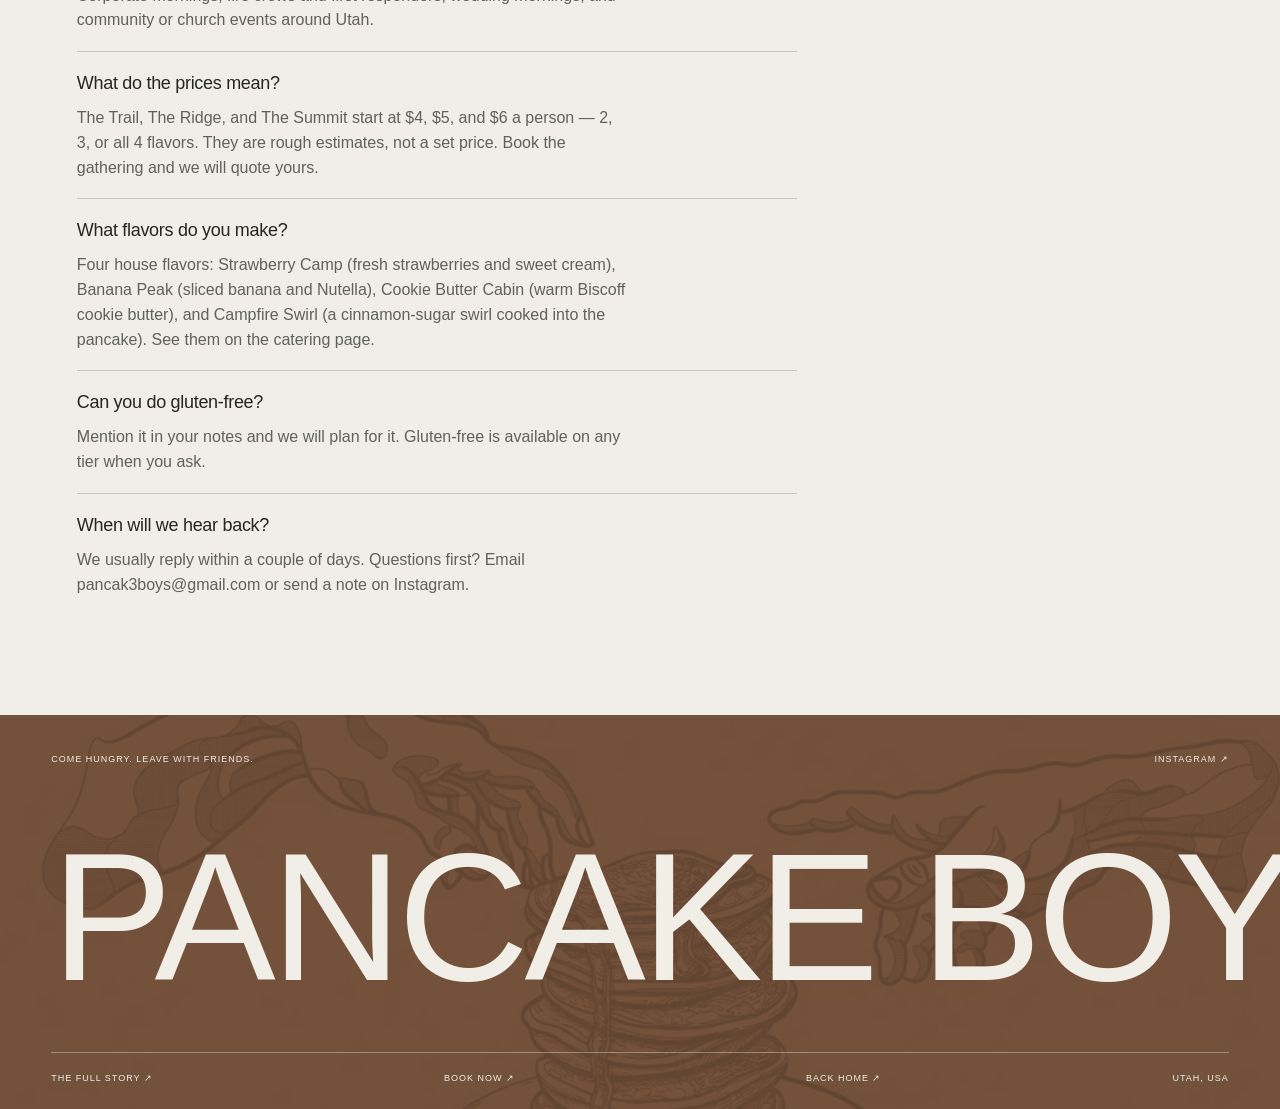
<file: catering/book/index.html>
<!doctype html>
<html lang="en">
<head>
  <meta charset="utf-8">
  <meta name="viewport" content="width=device-width, initial-scale=1">
  <title>Book catering — Pancake Boys</title>
  <meta name="description" content="Book Pancake Boys to cook breakfast on site in Utah. Fairly priced. Catering keeps the trail breakfasts free. Quotes on request.">
  <meta name="theme-color" content="#f1eee7">
  <link rel="canonical" href="https://pancak3boys.com/catering/book/">
  <meta property="og:title" content="Book catering — Pancake Boys">
  <meta property="og:description" content="We bring the griddle to you. On-site pancakes in Utah. Book a gathering.">
  <meta property="og:type" content="website">
  <meta property="og:url" content="https://pancak3boys.com/catering/book/">
  <meta property="og:image" content="https://pancak3boys.com/website/assets/catering/og-catering.jpg">
  <link rel="icon" type="image/png" href="../../website/assets/logo.png">
  <link rel="stylesheet" href="../../website/styles.css?v=catering-14">
  <script src="../../website/nav.js?v=1" defer></script>
  <script src="../../website/bases.js?v=2" defer></script>
  <script src="../../website/book.js?v=2" defer></script>
</head>
<body class="page-catering page-book">
  <header class="header on-light" id="header">
    <a class="brand" href="../../" aria-label="Pancake Boys home">
      <img class="brand-emblem" src="../../website/assets/logo.webp" alt="" width="960" height="640">
      <span>PANCAKE<br>BOYS</span>
    </a>
    <div class="header-actions">
      <details class="nav-drop">
        <summary class="header-link">CATERING <span class="nav-drop-caret" aria-hidden="true"></span></summary>
        <div class="nav-drop-panel" id="catering-nav">
          <a href="../">Catering</a>
          <a href="./" aria-current="page">Book now</a>
        </div>
      </details>
    </div>
  </header>

  <main id="main">
    <section class="section book-hero" id="top" aria-labelledby="book-title">
      <div class="section-label"><span>CATERING / UTAH</span><span>COOKED ON SITE. ON THE GRIDDLE.</span></div>
      <div class="book-hero-layout">
        <div class="catering-copy">
          <p class="eyebrow">BREAKFAST, WHERE YOU GATHER</p>
          <h1 id="book-title">WE BRING<br>THE GRIDDLE<br>TO YOU.</h1>
          <p class="book-lede">We cook pancakes on site in Utah, priced fairly, while your people gather. Catering is how the trail breakfasts stay free.</p>
          <div class="book-hero-links">
            <a class="link-button dark is-primary" href="#book-name">BOOK NOW <span aria-hidden="true">↗</span></a>
            <a class="book-story-link" href="../">See the menu, photos, and full story <span aria-hidden="true">↗</span></a>
          </div>
        </div>
        <form class="catering-form book-form" id="book-form" action="https://formspree.io/f/xyewgjbp" method="POST">
          <h2>TELL US ABOUT<br>YOUR GATHERING.</h2>
          <input type="hidden" name="_next" value="https://pancak3boys.com/catering/book/thanks/">
          <input type="hidden" name="_subject" value="Pancake Boys catering inquiry">
          <input type="text" name="_gotcha" tabindex="-1" autocomplete="off" aria-hidden="true" style="position:absolute;left:-9999px;width:1px;height:1px;opacity:0">
          <p class="catering-required-note">Required fields are marked with an asterisk (*).</p>
          <div class="catering-form-grid">
            <div class="field">
              <label for="book-name">Name *</label>
              <input id="book-name" name="name" type="text" autocomplete="name" required>
            </div>
            <div class="field">
              <label for="book-email">Email *</label>
              <input id="book-email" name="email" type="email" autocomplete="email" required>
            </div>
          </div>
          <div class="field">
            <label for="book-phone">Phone <span class="book-optional">optional — a faster way to reach you</span></label>
            <input id="book-phone" name="phone" type="tel" autocomplete="tel">
          </div>
          <div class="catering-form-grid">
            <div class="field">
              <label for="book-event">Event type *</label>
              <select id="book-event" name="event_type" required>
                <option value="">Select one</option>
                <option value="Corporate team breakfast">Corporate team breakfast</option>
                <option value="Fire department or first responders">Fire department or first responders</option>
                <option value="Wedding morning">Wedding morning</option>
                <option value="Community or church event">Community or church event</option>
                <option value="Other">Other</option>
              </select>
            </div>
            <div class="field">
              <label for="book-date">Event date</label>
              <input id="book-date" name="date" type="date">
            </div>
            <div class="field">
              <label for="book-location">Location</label>
              <input id="book-location" name="location" type="text" autocomplete="street-address" placeholder="City, venue, or address">
            </div>
            <div class="field">
              <label for="book-headcount">Approximate headcount</label>
              <input id="book-headcount" name="headcount" type="number" inputmode="numeric" min="1" step="1">
            </div>
          </div>
          <div class="field">
            <label for="book-package">Package</label>
            <select id="book-package" name="package" data-package-field>
              <option value="">Not sure yet</option>
              <option value="The Trail">The Trail — 2 flavors</option>
              <option value="The Ridge">The Ridge — 3 flavors</option>
              <option value="The Summit">The Summit — all 4 flavors</option>
            </select>
          </div>
          <fieldset class="field base-picker" data-base-picker>
            <legend>Pancake flavors</legend>
            <p class="base-picker-help" id="book-bases-help">Trail: 2, Ridge: 3, Summit: all 4</p>
            <div class="base-picker-grid">
              <label><input type="checkbox" name="pancake_bases" value="Strawberry Camp"> Strawberry Camp</label>
              <label><input type="checkbox" name="pancake_bases" value="Banana Peak"> Banana Peak</label>
              <label><input type="checkbox" name="pancake_bases" value="Cookie Butter Cabin"> Cookie Butter Cabin</label>
              <label><input type="checkbox" name="pancake_bases" value="Campfire Swirl"> Campfire Swirl</label>
            </div>
            <p class="base-picker-note" data-base-note role="status" tabindex="-1"></p>
          </fieldset>
          <div class="field">
            <label for="book-notes">Notes</label>
            <textarea id="book-notes" name="notes" rows="4" placeholder="Timing, gluten-free or other dietary needs, or anything else we should know."></textarea>
          </div>
          <button class="link-button dark" type="submit">SEND INQUIRY <span aria-hidden="true">↗</span></button>
          <p class="book-aside">We usually reply within a couple of days. Or send a note on <a href="https://www.instagram.com/pancak3boys/">Instagram</a>. Email works too: <a href="mailto:pancak3boys@gmail.com">pancak3boys@gmail.com</a>.</p>
          <p class="catering-form-status" id="book-status" role="status" aria-live="polite"></p>
        </form>
      </div>
    </section>

    <section class="story section book-mission" aria-labelledby="mission-title">
      <div class="section-label"><span>WHY IT MATTERS</span><span>MORE PEOPLE. MORE PANCAKES.</span></div>
      <div class="book-split">
        <div class="story-copy catering-copy">
          <h2 id="mission-title">THE TRAIL<br>BREAKFASTS<br>STAY FREE.</h2>
          <p>The mountains in Utah are grossly underappreciated next to the phones in our laps. We've bought into the idea that we can get people to look up and actually connect in nature — with social media, and with free pancakes on the trail.</p>
          <p>Catering is how we keep those trail breakfasts free. Every job buys more mix, carries more gear, and gets more people into the mountains.</p>
          <a class="text-link cream" href="../#flavors">SEE THE FOUR FLAVORS <span aria-hidden="true">↗</span></a>
        </div>
        <figure class="book-photo">
          <img src="../../website/assets/catering/crew-sunset.webp" width="900" height="1286" alt="Pancake Boys in brown aprons cooking pancakes on a mountain overlook at sunset, with the valley stretching behind them" loading="lazy" style="object-position:center 42%">
          <figcaption>SAME BROWN APRONS.</figcaption>
        </figure>
      </div>
    </section>

    <section class="section catering-packages book-packages" id="packages" aria-labelledby="packages-title">
      <div class="section-label"><span>PACKAGES</span><span>ROUGH ESTIMATES</span></div>
      <div class="packages-head">
        <h2 id="packages-title">A PLACE<br>TO START.</h2>
        <p class="catering-lead">Trail is 2 flavors, Ridge is 3, Summit is all 4. Rough estimates, not a set price. Book yours and we will price it.</p>
      </div>
      <div class="package-grid">
        <article class="package-card">
          <div class="package-photo">
            <img src="../../website/assets/catering/flavor-strawberry-camp-sm.webp" width="800" height="1066" alt="A stack of buttermilk pancakes layered with sweet cream and topped with fresh chopped strawberries" loading="lazy" decoding="async" style="object-position:center 62%">
          </div>
          <div class="package-body">
            <p class="package-index">01</p>
            <h3>The Trail</h3>
            <p class="package-starting">Starting at</p>
            <p class="package-price"><span class="package-amount">$4</span> <span class="package-unit">/ person</span></p>
            <p class="package-estimate">Rough estimate</p>
            <ul>
            <li>Pick 2 flavors</li>
            <li>Classic maple syrup</li>
            <li>A fresh fruit side</li>
            </ul>
          </div>
        </article>
        <article class="package-card">
          <div class="package-photo">
            <img src="../../website/assets/catering/flavor-banana-peak-sm.webp" width="800" height="1066" alt="A stack of pancakes layered with Nutella and topped with sliced banana" loading="lazy" decoding="async" style="object-position:center 64%">
          </div>
          <div class="package-body">
            <p class="package-index">02</p>
            <h3>The Ridge</h3>
            <p class="package-starting">Starting at</p>
            <p class="package-price"><span class="package-amount">$5</span> <span class="package-unit">/ person</span></p>
            <p class="package-estimate">Rough estimate</p>
            <ul>
            <li>Pick 3 flavors</li>
            <li>Maple and buttermilk syrup</li>
            <li>A fresh fruit side</li>
            <li>Whipped cream</li>
            </ul>
          </div>
        </article>
        <article class="package-card package-card-summit">
          <div class="package-photo">
            <img src="../../website/assets/catering/flavor-campfire-swirl-sm.webp" width="800" height="1067" alt="A stack of pancakes with a cinnamon-sugar swirl cooked into the top" loading="lazy" decoding="async" style="object-position:center 52%">
          </div>
          <div class="package-body">
            <p class="package-index">03</p>
            <h3>The Summit</h3>
            <p class="package-starting">Starting at</p>
            <p class="package-price"><span class="package-amount">$6</span> <span class="package-unit">/ person</span></p>
            <p class="package-estimate">Rough estimate</p>
            <ul>
            <li>All 4 flavors</li>
            <li>Maple and buttermilk syrup</li>
            <li>Fruit and whipped cream</li>
            <li>Orange juice and hot cocoa</li>
            <li>Gluten-free, when you ask</li>
            </ul>
          </div>
        </article>
      </div>
      <p class="package-note">Rough estimates only. Headcount, setup, and dietary needs — including gluten-free on any tier — change the morning. <a href="#book-form">Book now</a> and we will write back with a real number.</p>
    </section>

    <section class="section book-faq" aria-labelledby="faq-title">
      <div class="section-label"><span>BEFORE YOU WRITE</span><span>QUOTES ON REQUEST</span></div>
      <h2 id="faq-title">A FEW<br>PLAIN ANSWERS.</h2>
      <dl class="book-faq-list">
        <dt>Do you come to us?</dt>
        <dd>Yes. We show up and cook on site, in front of your group, so you can customize each pancake the way you want it.</dd>
        <dt>Who is this for?</dt>
        <dd>Corporate mornings, fire crews and first responders, wedding mornings, and community or church events around Utah.</dd>
        <dt>What do the prices mean?</dt>
        <dd>The Trail, The Ridge, and The Summit start at $4, $5, and $6 a person — 2, 3, or all 4 flavors. They are rough estimates, not a set price. Book the gathering and we will quote yours.</dd>
        <dt>What flavors do you make?</dt>
        <dd>Four house flavors: Strawberry Camp (fresh strawberries and sweet cream), Banana Peak (sliced banana and Nutella), Cookie Butter Cabin (warm Biscoff cookie butter), and Campfire Swirl (a cinnamon-sugar swirl cooked into the pancake). <a href="../#flavors">See them on the catering page</a>.</dd>
        <dt>Can you do gluten-free?</dt>
        <dd>Mention it in your notes and we will plan for it. Gluten-free is available on any tier when you ask.</dd>
        <dt>When will we hear back?</dt>
        <dd>We usually reply within a couple of days. Questions first? Email <a href="mailto:pancak3boys@gmail.com">pancak3boys@gmail.com</a> or send a note on <a href="https://www.instagram.com/pancak3boys/">Instagram</a>.</dd>
      </dl>
    </section>
  </main>

  <footer class="footer">
    <div class="footer-top">
      <span>COME HUNGRY. LEAVE WITH FRIENDS.</span>
      <a href="https://www.instagram.com/pancak3boys/">INSTAGRAM ↗</a>
    </div>
    <a class="footer-wordmark" href="../../" aria-label="Pancake Boys home">PANCAKE BOYS</a>
    <div class="footer-bottom">
      <a href="../">THE FULL STORY ↗</a>
      <a href="#book-form">BOOK NOW ↗</a>
      <a href="../../">BACK HOME ↗</a>
      <span>UTAH, USA</span>
    </div>
  </footer>
</body>
</html>
</file>
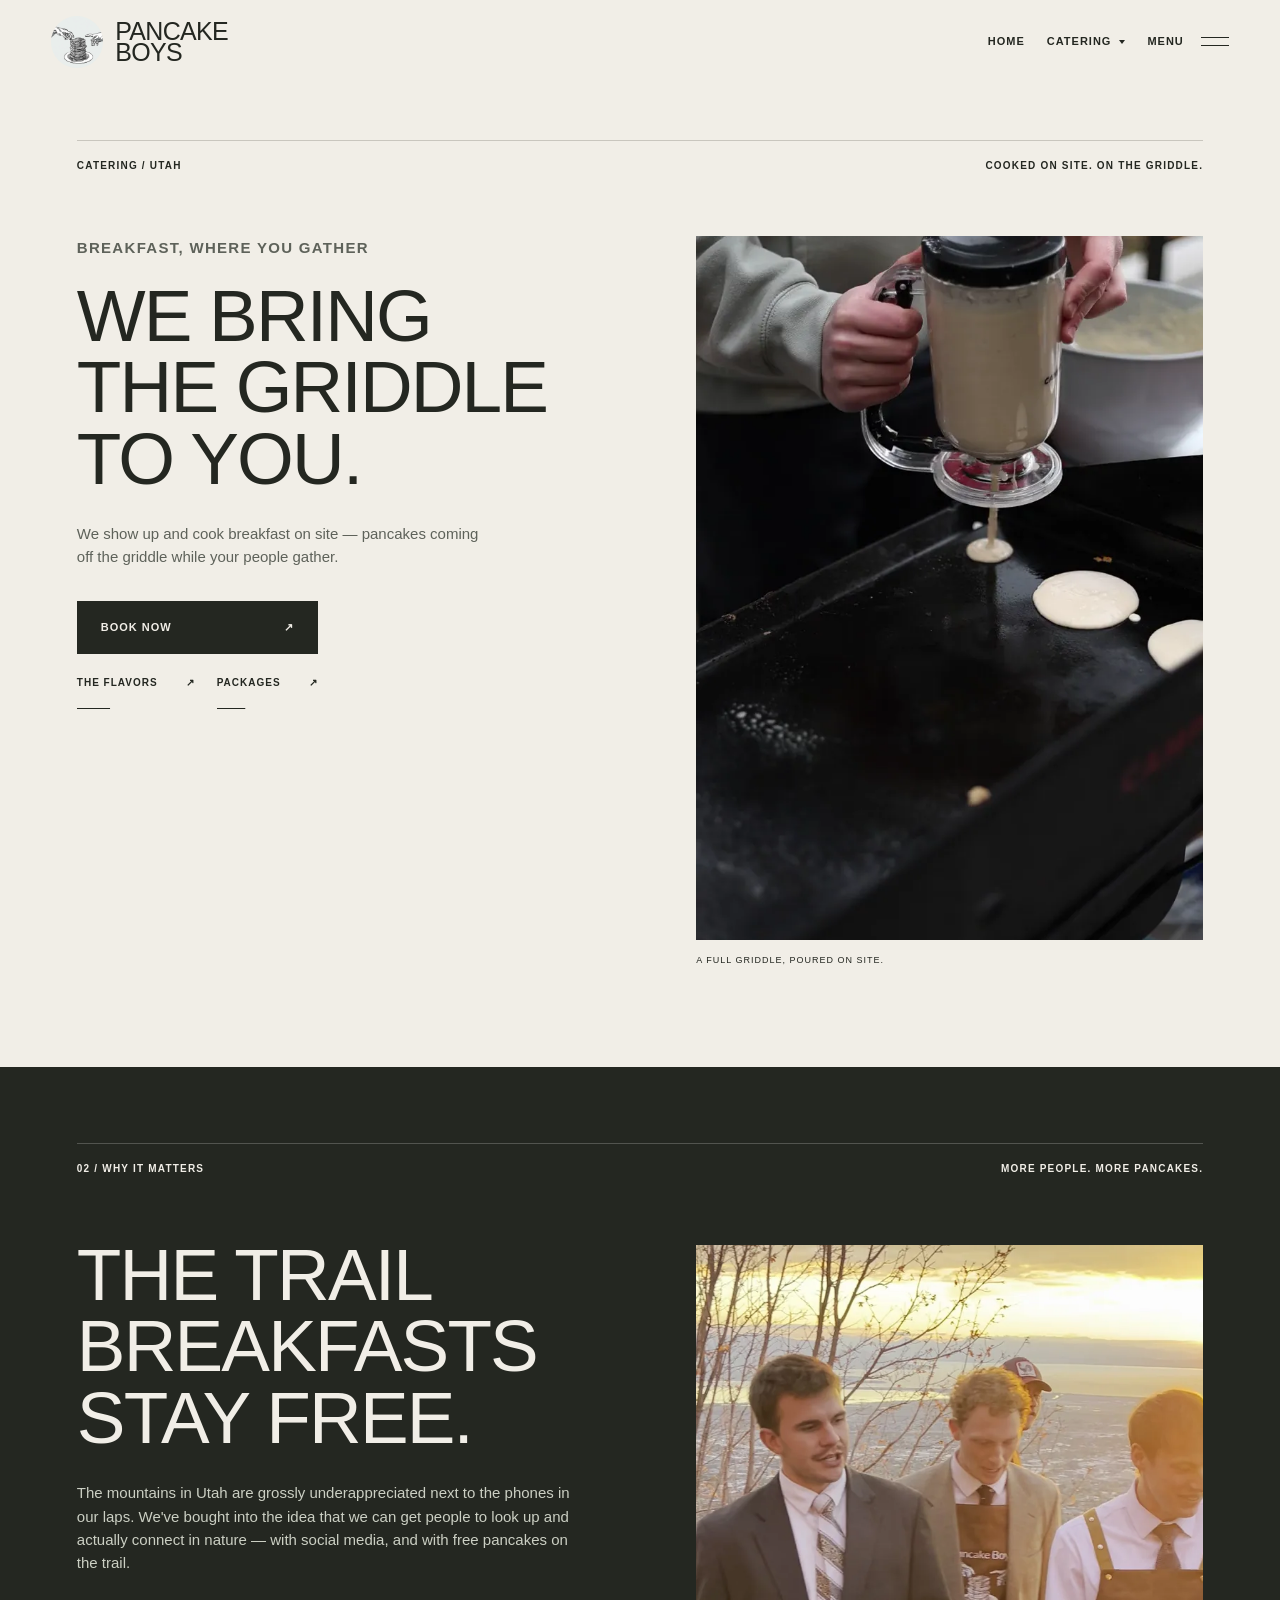
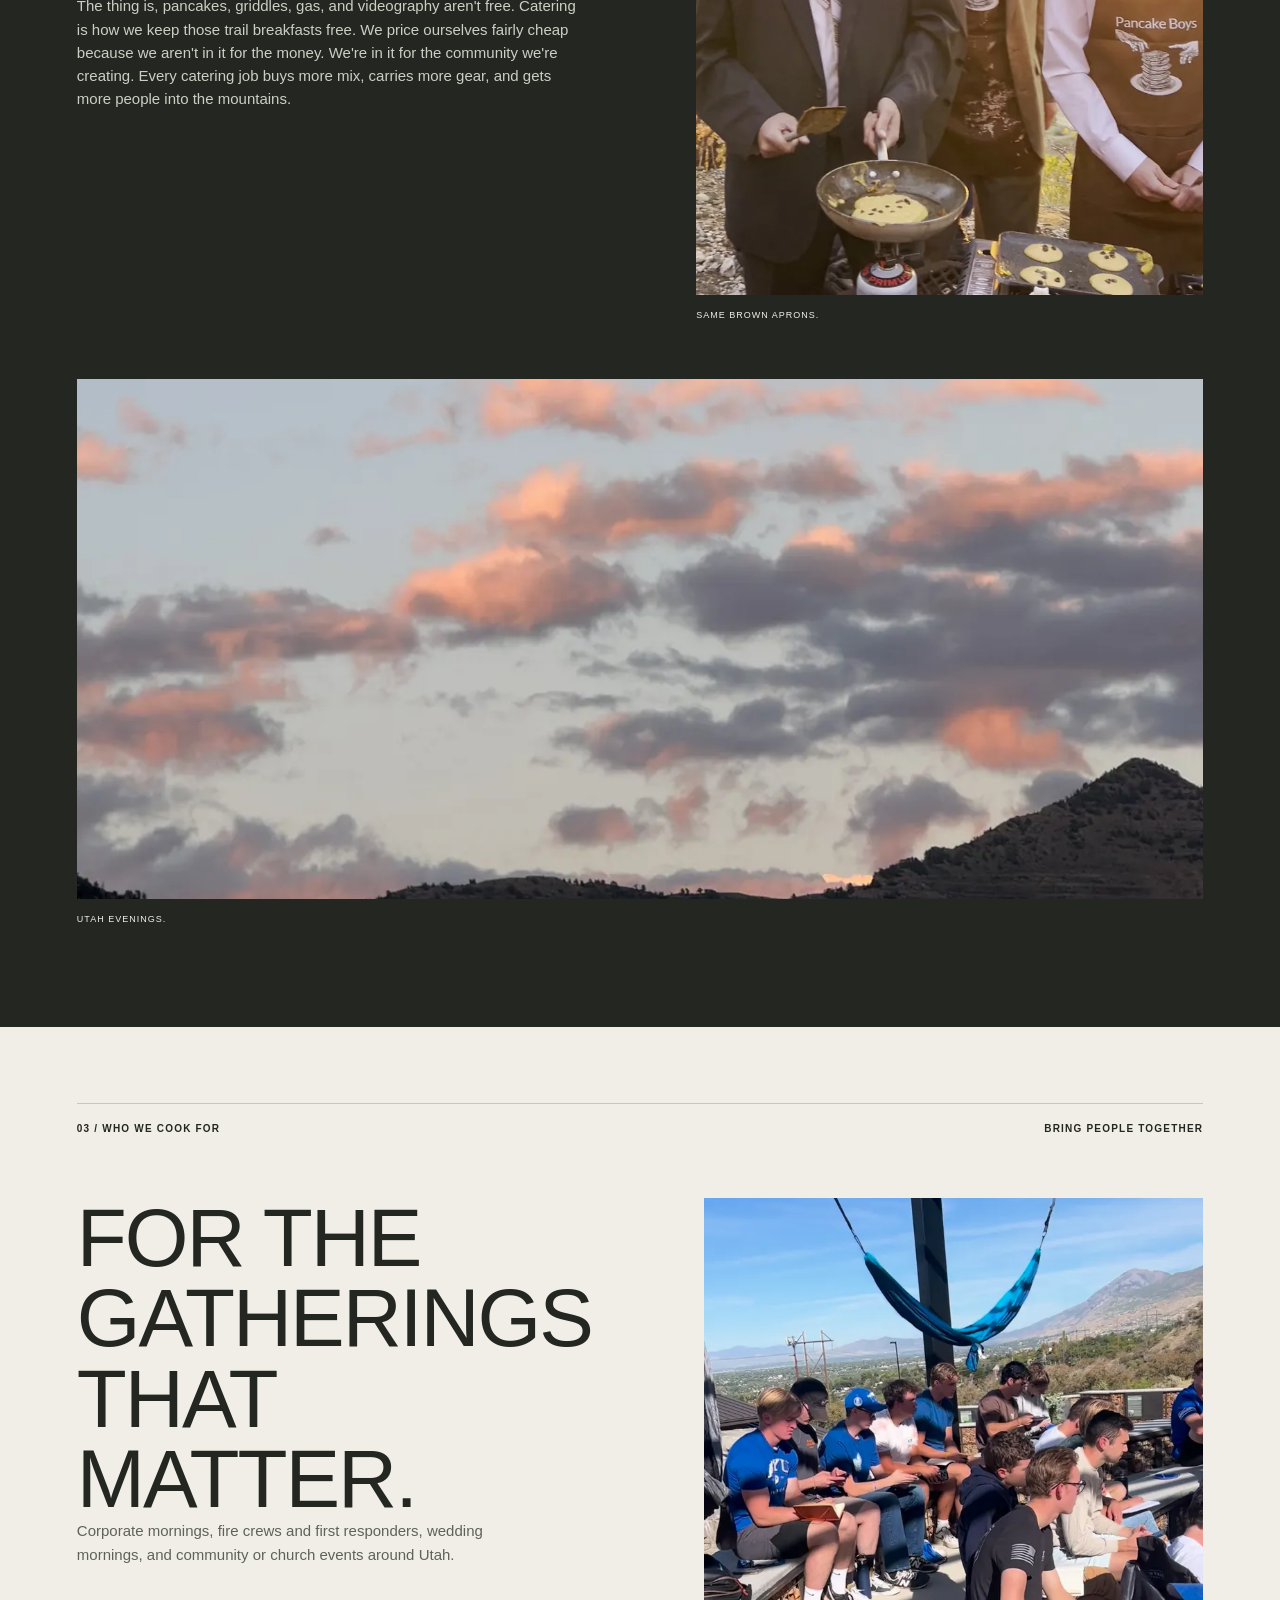
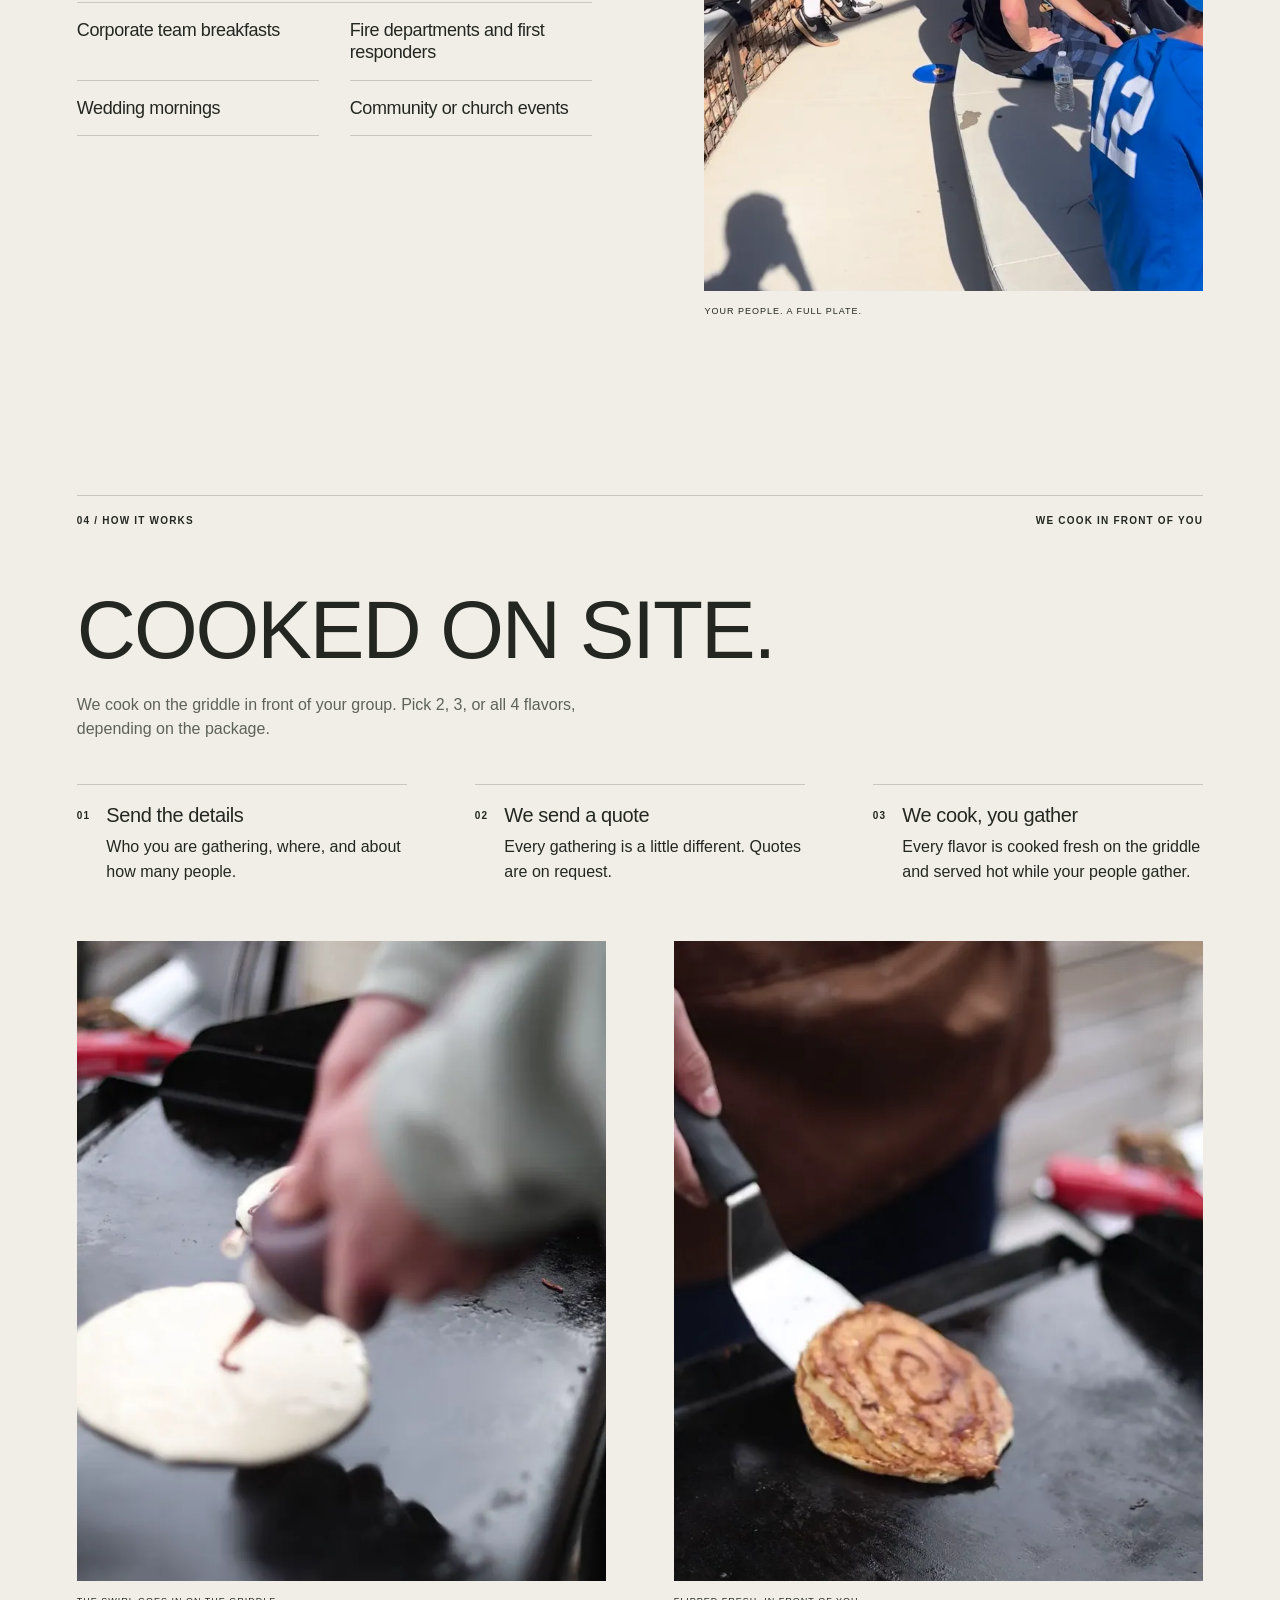
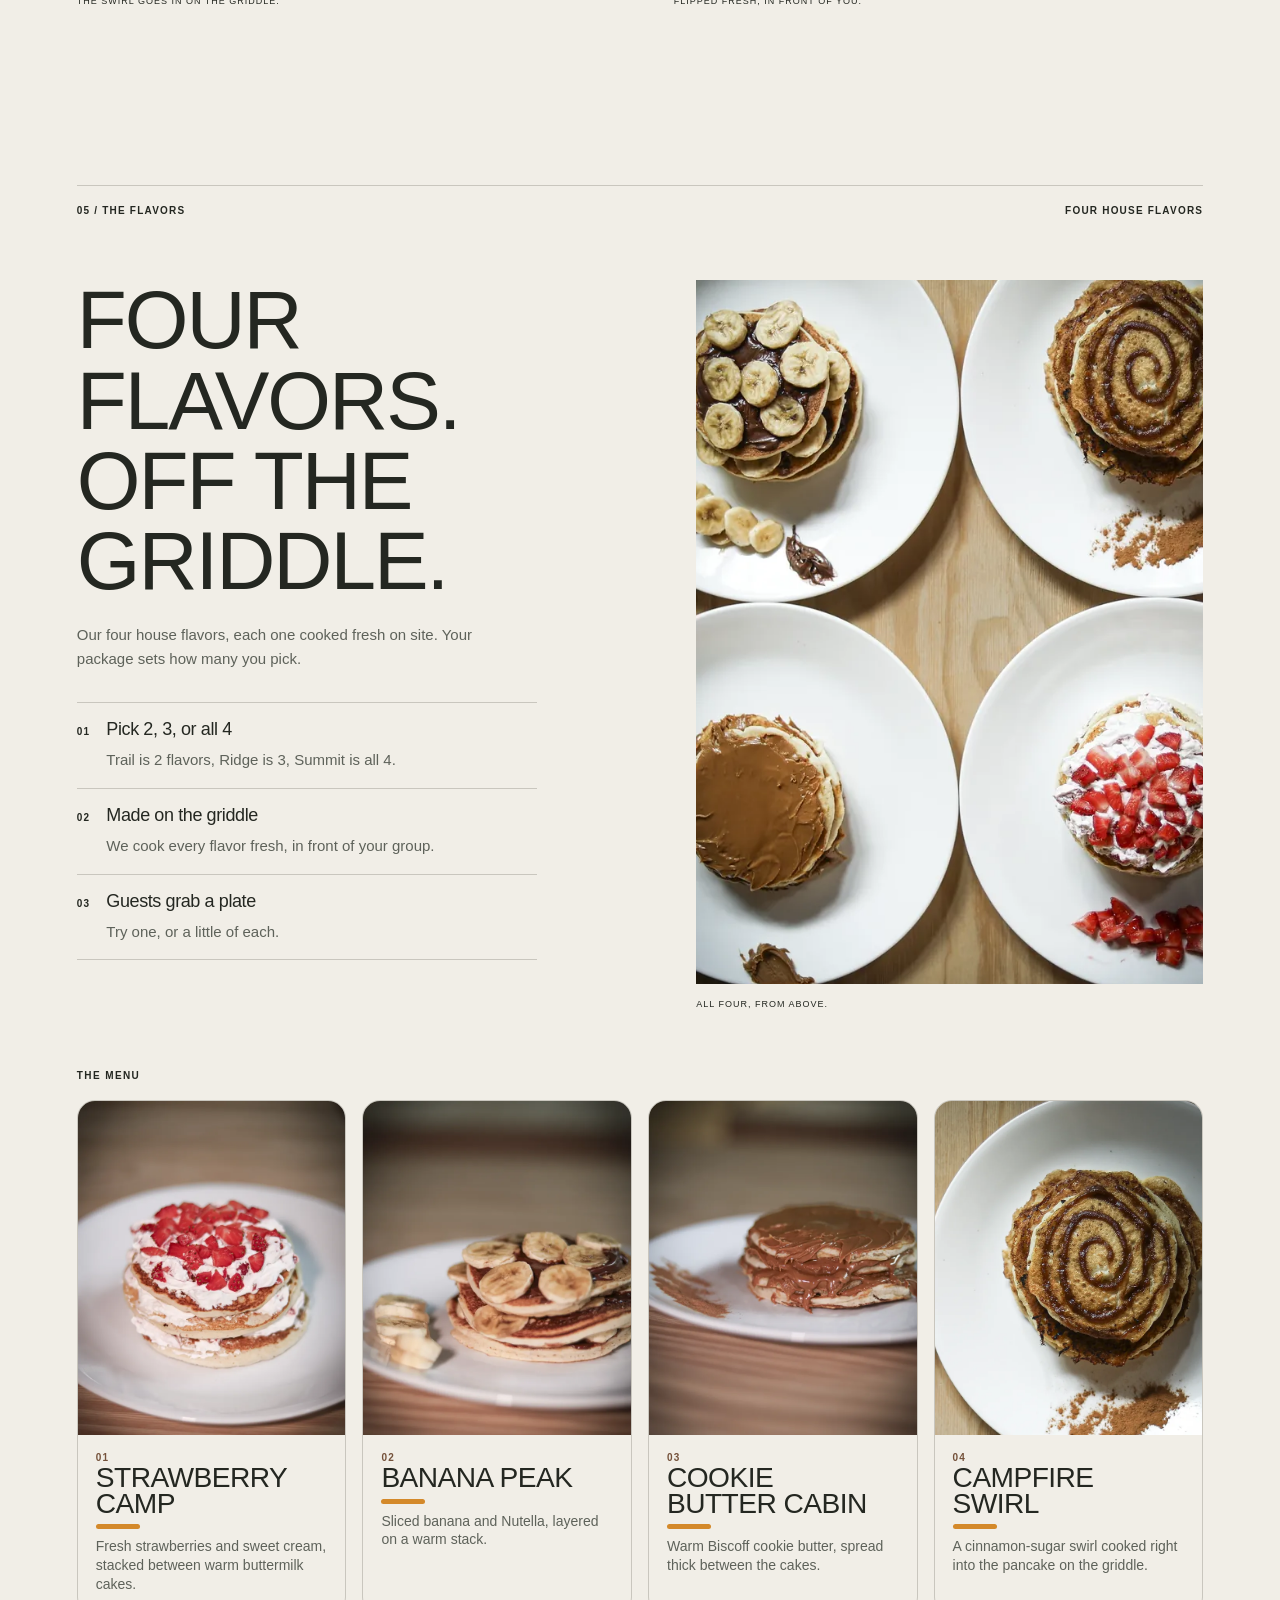
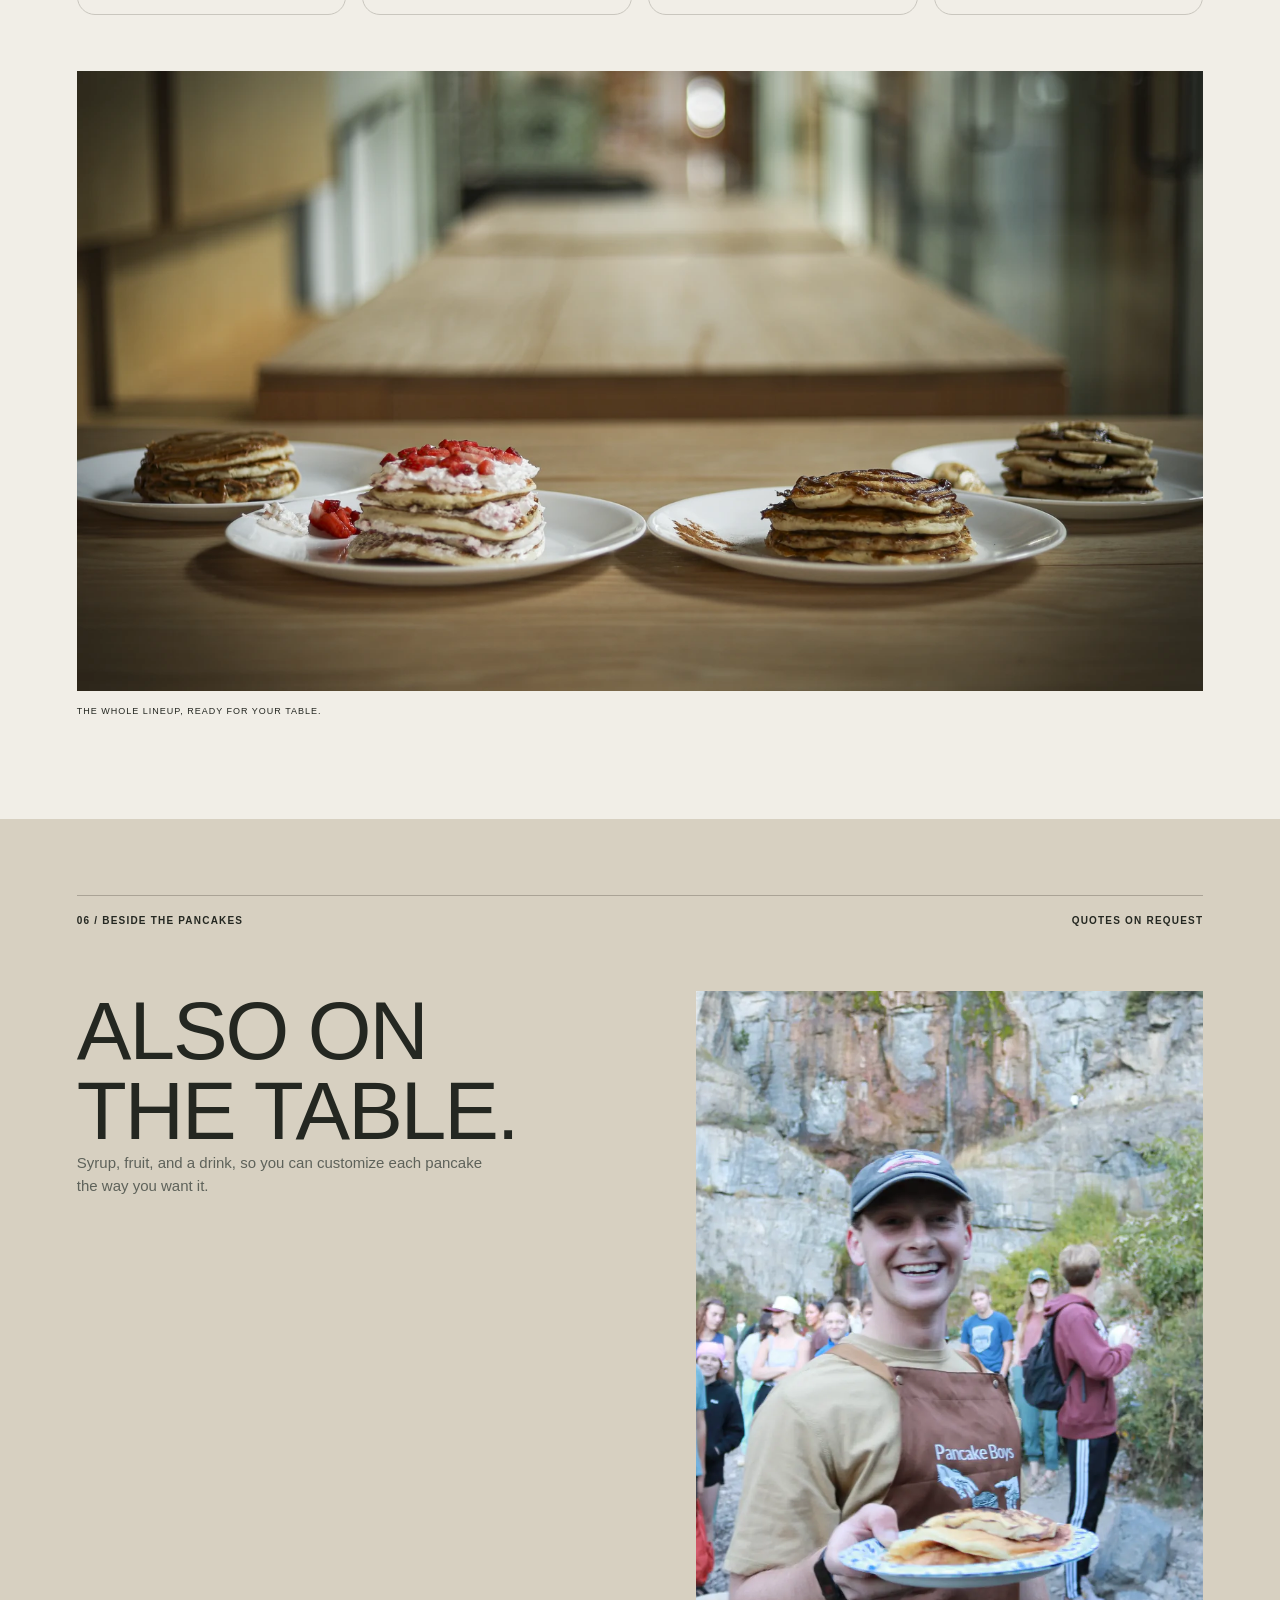
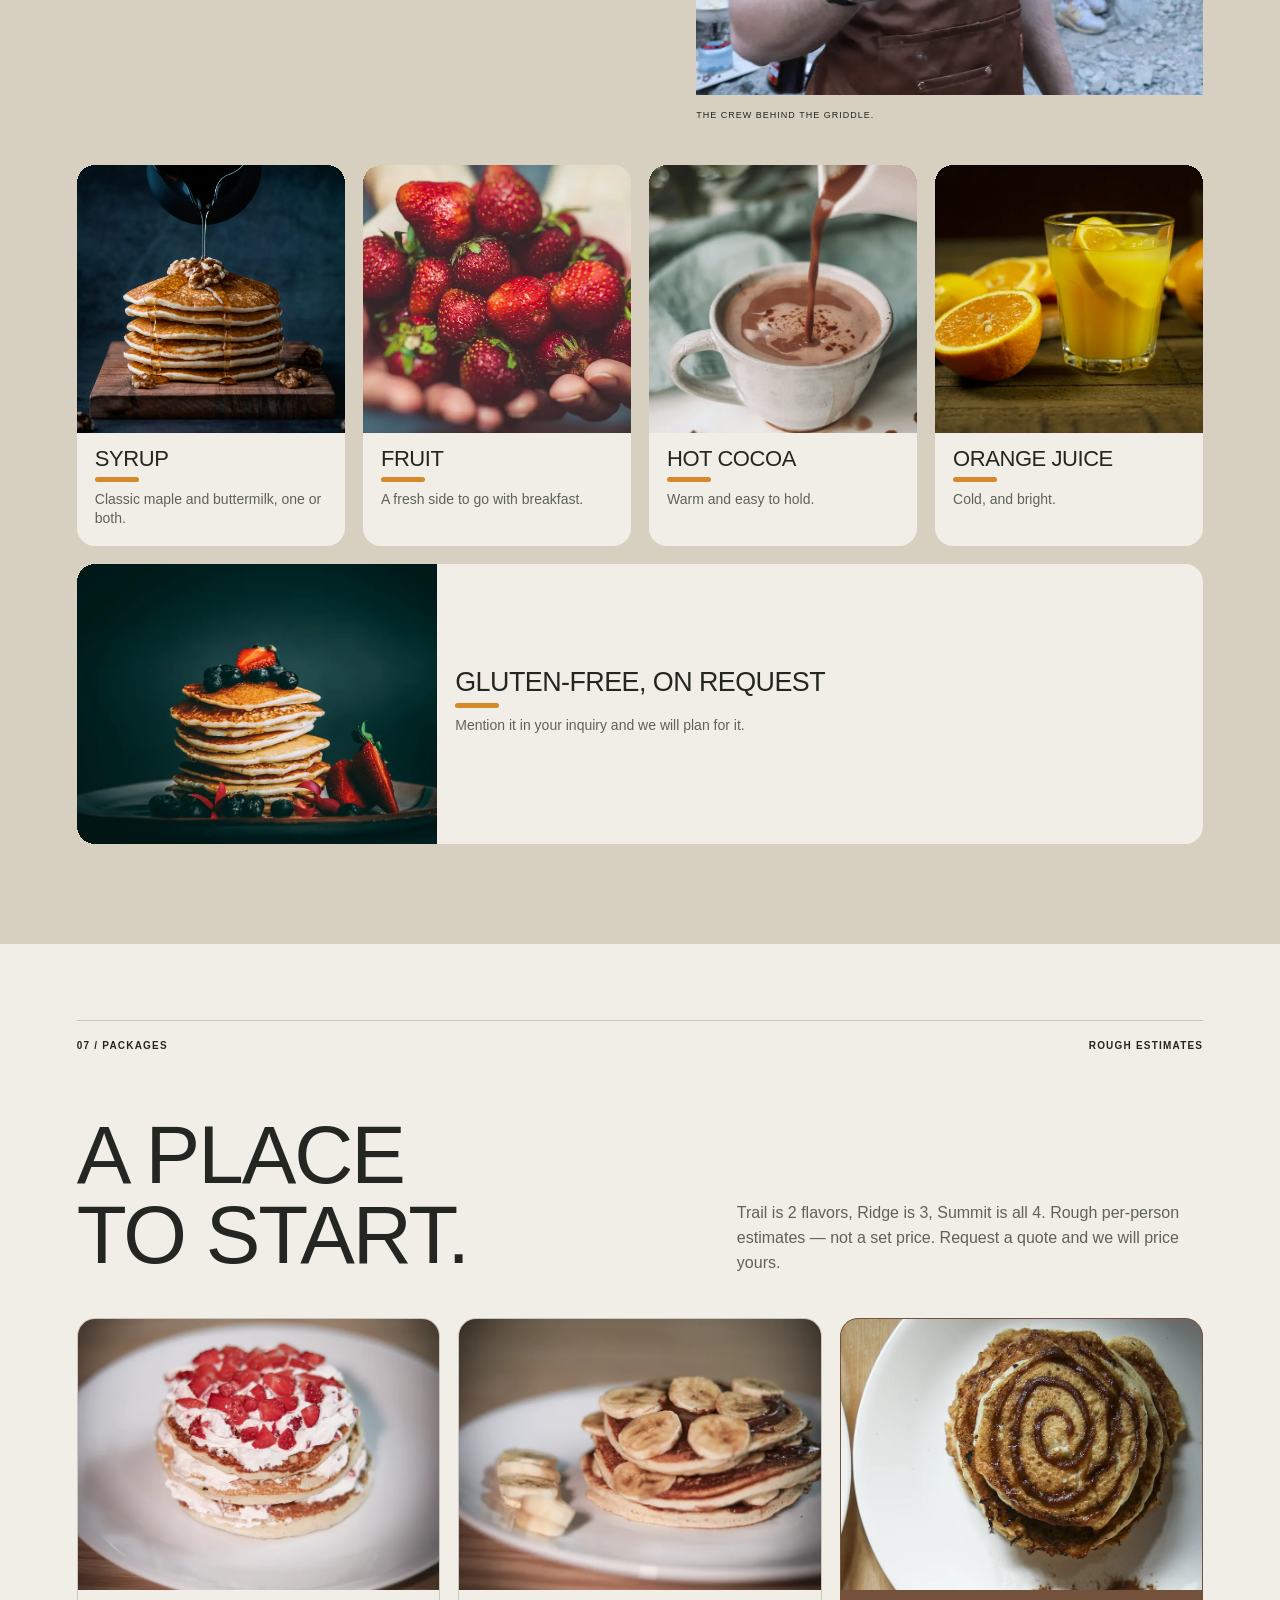
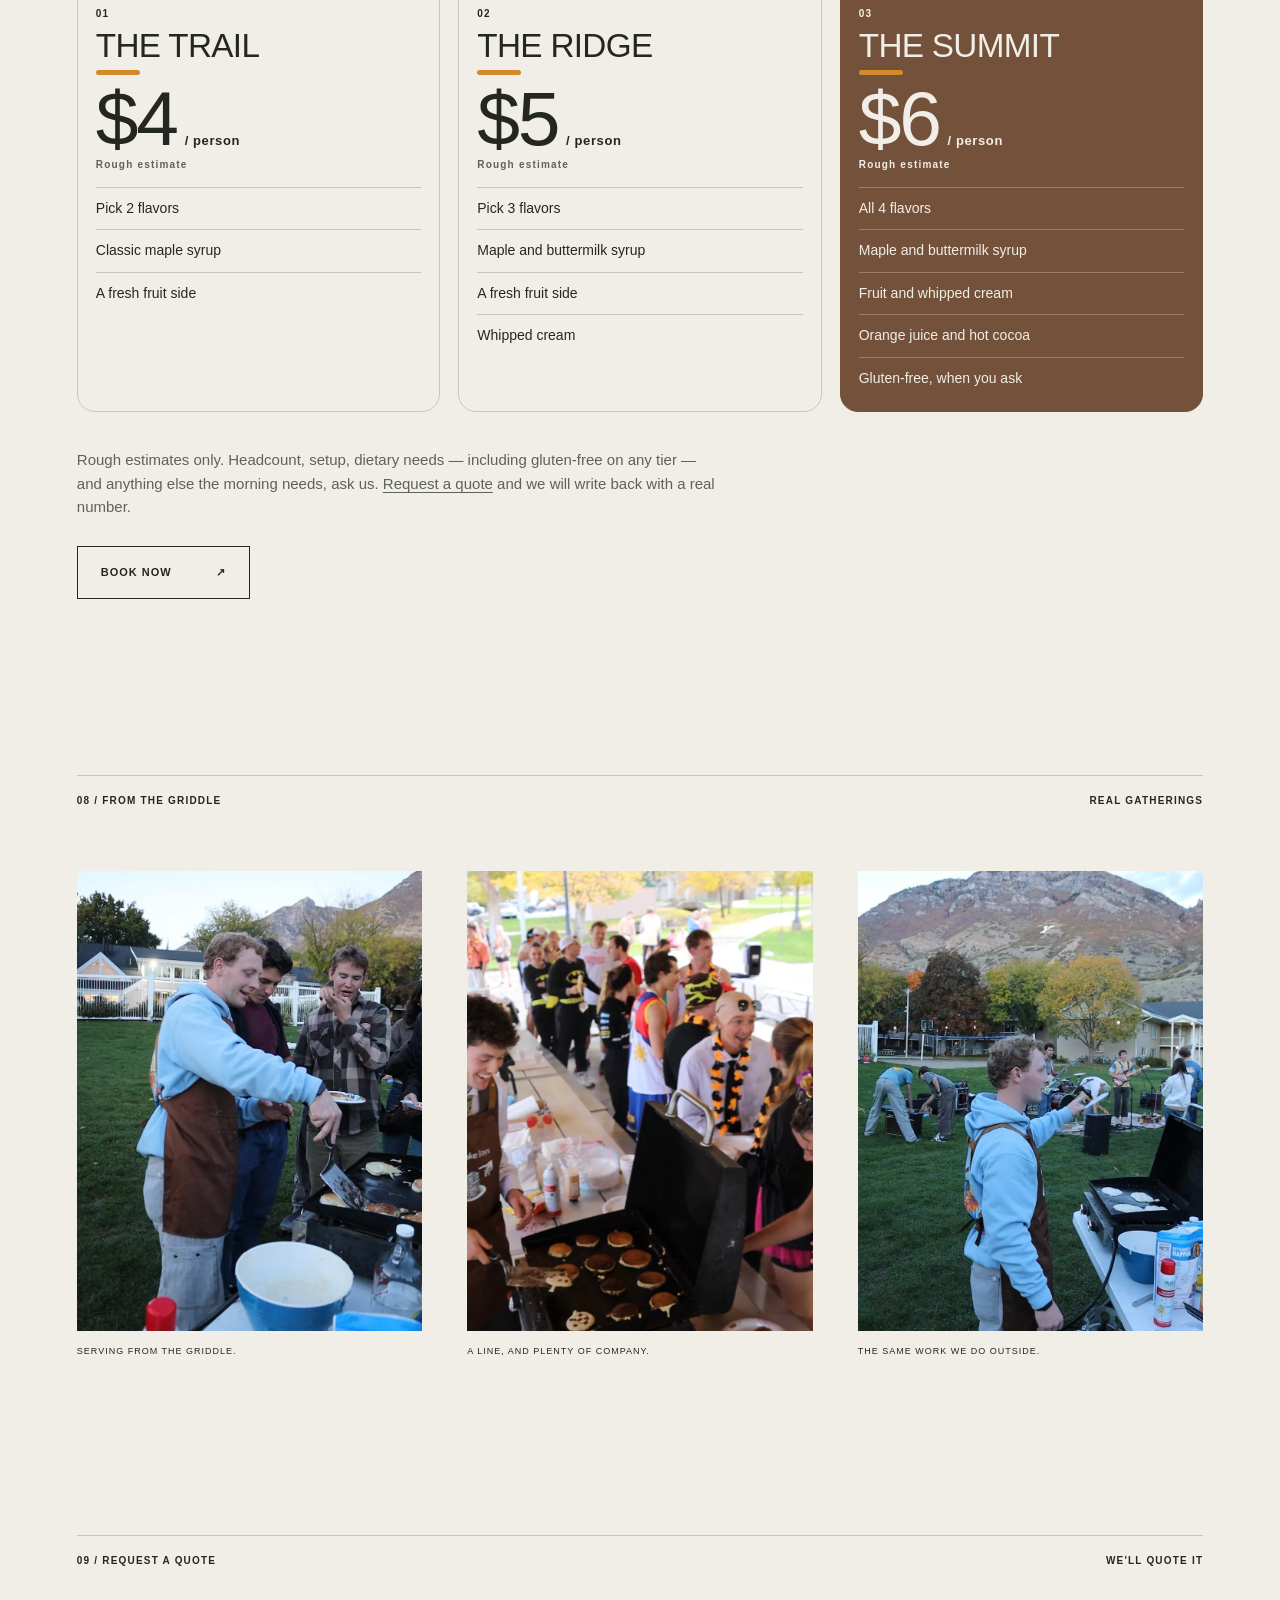
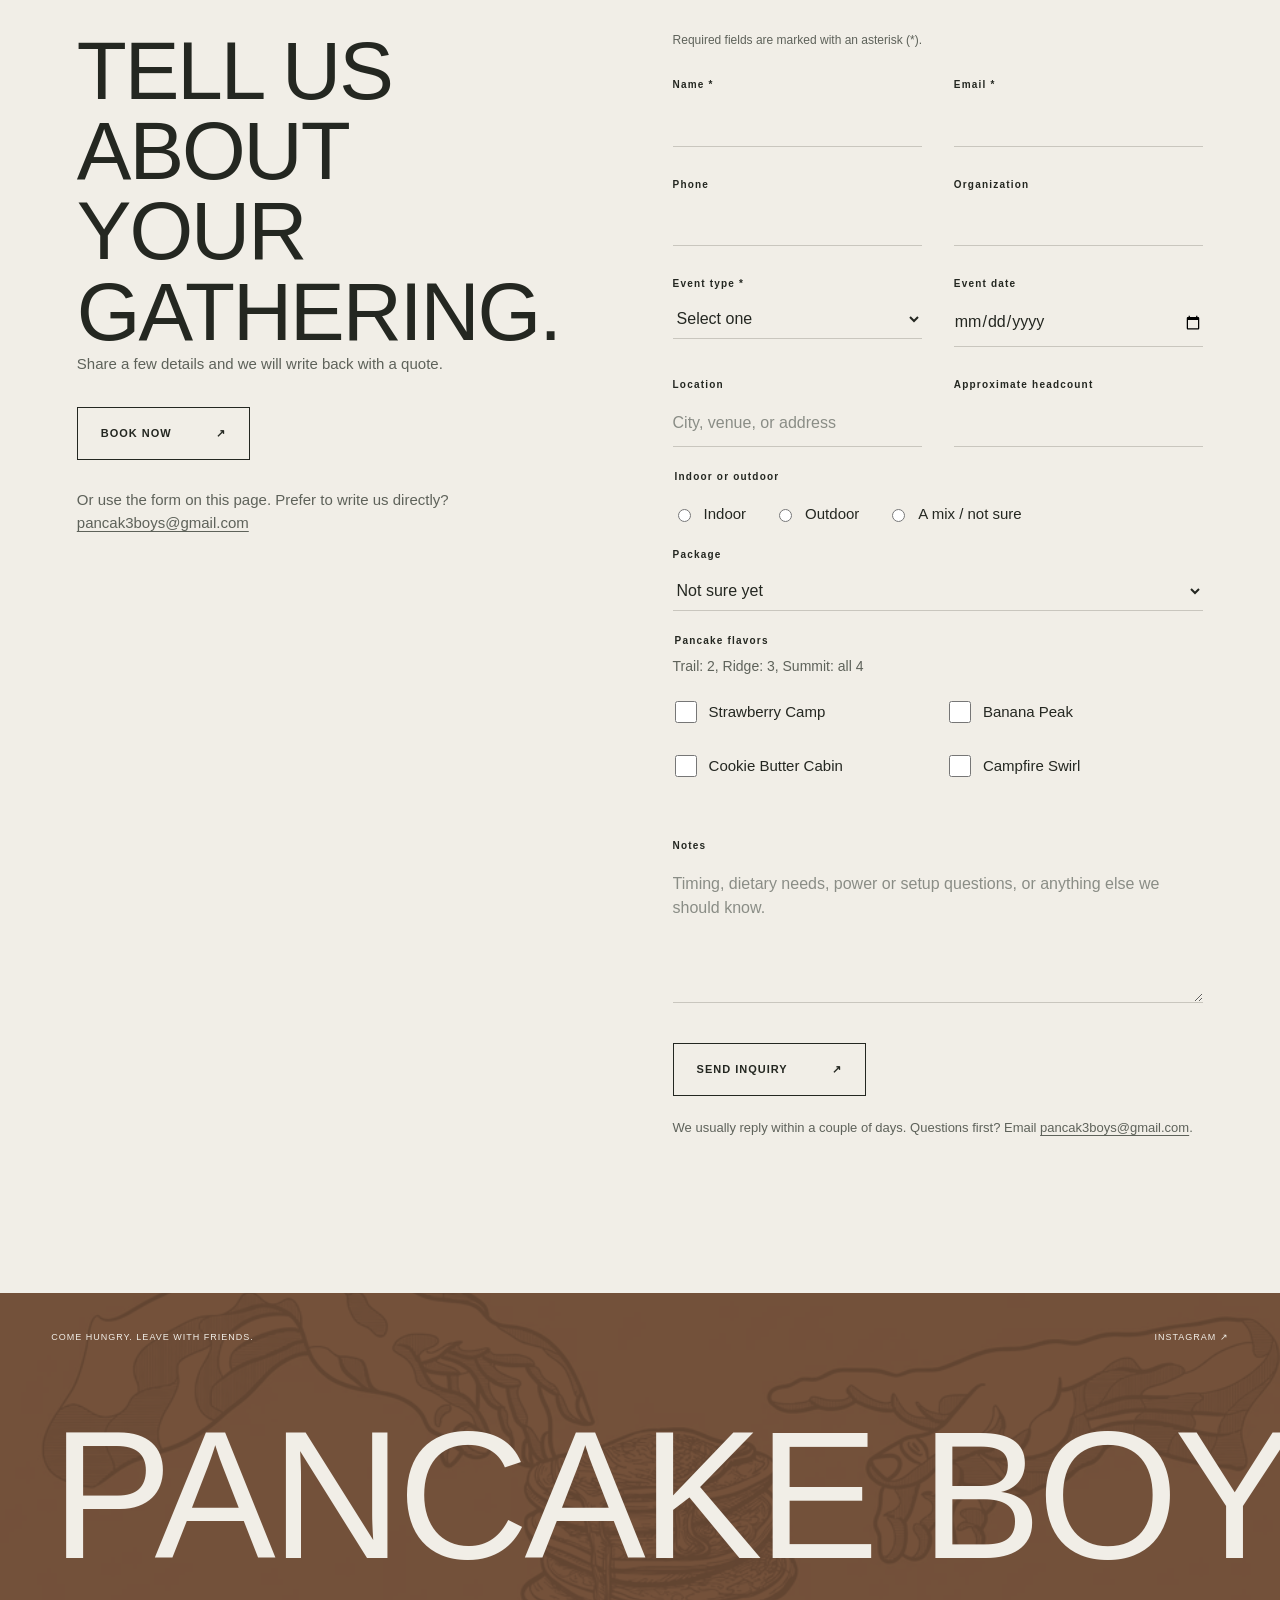
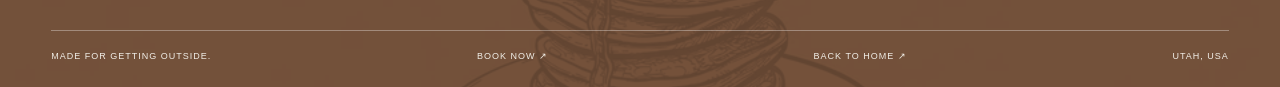
<file: website/catering/index.html>
<!doctype html>
<html lang="en">
<head>
  <meta charset="utf-8">
  <meta name="viewport" content="width=device-width, initial-scale=1">
  <title>Catering — Pancake Boys</title>
  <meta name="description" content="On-site breakfast catering from Pancake Boys. Four house pancake flavors cooked fresh on the griddle for corporate mornings, first responders, wedding mornings, and community gatherings in Utah. Quotes on request.">
  <meta name="theme-color" content="#f1eee7">
  <link rel="canonical" href="https://pancak3boys.com/catering">
  <meta property="og:title" content="Catering — Pancake Boys">
  <meta property="og:description" content="On-site breakfast catering from Pancake Boys. We cook on the griddle at your gathering. Quotes on request.">
  <meta property="og:type" content="website">
  <meta property="og:url" content="https://pancak3boys.com/catering">
  <meta property="og:image" content="https://pancak3boys.com/website/assets/catering/og-catering.jpg">
  <meta property="og:image:width" content="1200">
  <meta property="og:image:height" content="630">
  <meta property="og:image:alt" content="Four plates of Pancake Boys pancakes — Strawberry Camp, Banana Peak, Cookie Butter Cabin, and Campfire Swirl — on a long wooden table">
  <meta name="twitter:card" content="summary_large_image">
  <meta name="twitter:title" content="Catering — Pancake Boys">
  <meta name="twitter:description" content="On-site breakfast catering from Pancake Boys. We cook on the griddle at your gathering. Quotes on request.">
  <meta name="twitter:image" content="https://pancak3boys.com/website/assets/catering/og-catering.jpg">
  <link rel="icon" type="image/png" href="../assets/logo.png">
  <link rel="preload" as="image" href="../assets/catering/catering-pour-poster.webp?v=2">
  <link rel="stylesheet" href="../styles.css?v=catering-14">
  <script src="../content.js" defer></script>
  <script src="../nav.js?v=1" defer></script>
  <script src="../bases.js?v=2" defer></script>
  <script src="../catering.js?v=5" defer></script>
  <script>
    if (!matchMedia('(prefers-reduced-motion: reduce)').matches) document.documentElement.classList.add('motion-on');
  </script>
  <noscript><style>.reveal{opacity:1!important;transform:none!important}</style></noscript>
</head>
<body class="page-catering">
  <header class="header on-light" id="header">
    <a class="brand" href="../" aria-label="Pancake Boys home">
      <img class="brand-emblem" src="../assets/logo.webp" alt="" width="960" height="640">
      <span>PANCAKE<br>BOYS</span>
    </a>
    <div class="header-actions">
      <a class="header-link header-home" href="../">HOME</a>
      <details class="nav-drop">
        <summary class="header-link">CATERING <span class="nav-drop-caret" aria-hidden="true"></span></summary>
        <div class="nav-drop-panel" id="catering-nav">
          <a href="./" aria-current="page">Catering</a>
          <a href="book/">Book now</a>
        </div>
      </details>
      <button class="menu-toggle" aria-label="Open menu" aria-haspopup="dialog" aria-controls="menu-dialog" aria-expanded="false">
        <span>MENU</span><span class="menu-lines" aria-hidden="true"></span>
      </button>
    </div>
  </header>

  <main id="main">
    <section class="section catering-hero" id="catering-hero" aria-labelledby="catering-title">
      <div class="section-label"><span>CATERING / UTAH</span><span>COOKED ON SITE. ON THE GRIDDLE.</span></div>
      <div class="story-layout catering-split">
        <div class="catering-copy">
          <p class="eyebrow reveal">BREAKFAST, WHERE YOU GATHER</p>
          <h1 class="reveal" id="catering-title" style="--i:1">WE BRING<br>THE GRIDDLE<br>TO YOU.</h1>
          <p class="reveal" style="--i:1">We show up and cook breakfast on site — pancakes coming off the griddle while your people gather.</p>
          <div class="catering-hero-actions reveal" style="--i:2">
            <a class="link-button dark is-primary" href="book/">BOOK NOW <span aria-hidden="true">↗</span></a>
            <div class="hero-secondary-links">
              <a class="text-link" href="#flavors">THE FLAVORS <span aria-hidden="true">↗</span></a>
              <a class="text-link" href="#packages">PACKAGES <span aria-hidden="true">↗</span></a>
            </div>
          </div>
        </div>
        <figure class="catering-photo catering-video-frame catering-hero-video parallax-frame" data-video-focus="pour">
          <div class="parallax-clip" data-depth="0.75">
            <div class="catering-video-wrap parallax-shift">
              <img src="../assets/catering/catering-pour-poster.webp?v=2" width="720" height="1280" alt="Pancake batter poured from a pitcher onto a griddle already lined with rows of fresh pancakes" fetchpriority="high">
              <video class="catering-inline-video" muted playsinline loop preload="metadata" poster="../assets/catering/catering-pour-poster.webp?v=2" data-src="../assets/catering/catering-pour.mp4?v=2" width="720" height="1280" disablepictureinpicture aria-label="Pancake batter poured from a pitcher onto a griddle already lined with rows of fresh pancakes"></video>
            </div>
          </div>
          <figcaption>A FULL GRIDDLE, POURED ON SITE.</figcaption>
        </figure>
      </div>
    </section>

    <section class="story section" id="why-it-matters" aria-labelledby="mission-title">
      <div class="section-label"><span>02 / WHY IT MATTERS</span><span>MORE PEOPLE. MORE PANCAKES.</span></div>
      <div class="story-layout catering-split">
        <div class="story-copy catering-copy">
          <h2 class="reveal" id="mission-title">THE TRAIL<br>BREAKFASTS<br>STAY FREE.</h2>
          <p class="reveal" style="--i:1">The mountains in Utah are grossly underappreciated next to the phones in our laps. We've bought into the idea that we can get people to look up and actually connect in nature — with social media, and with free pancakes on the trail.</p>
          <p class="reveal" style="--i:2">The thing is, pancakes, griddles, gas, and videography aren't free. Catering is how we keep those trail breakfasts free. We price ourselves fairly cheap because we aren't in it for the money. We're in it for the community we're creating. Every catering job buys more mix, carries more gear, and gets more people into the mountains.</p>
        </div>
        <figure class="catering-photo story-photo catering-mountain-photo parallax-frame">
          <div class="parallax-clip" data-depth="0.7">
            <div class="parallax-shift">
              <img src="../assets/catering/crew-sunset.webp" width="900" height="1286" alt="Pancake Boys in brown aprons cooking pancakes on a mountain overlook at sunset, with the valley stretching behind them" loading="lazy">
            </div>
          </div>
          <figcaption>SAME BROWN APRONS.</figcaption>
        </figure>
      </div>
      <figure class="catering-landscape parallax-frame">
        <div class="parallax-clip" data-depth="0.85">
          <div class="parallax-shift">
            <img src="../assets/catering/mountain-evening.webp" width="1200" height="1600" alt="Peach-pink sunset clouds above a dark, rugged Utah mountain ridge" loading="lazy">
          </div>
        </div>
        <figcaption>UTAH EVENINGS.</figcaption>
      </figure>
    </section>

    <section class="section catering-for" id="who-we-cook-for" aria-labelledby="for-title">
      <div class="section-label"><span>03 / WHO WE COOK FOR</span><span>BRING PEOPLE TOGETHER</span></div>
      <div class="story-layout catering-split">
        <div class="catering-copy">
          <h2 class="reveal" id="for-title">FOR THE<br>GATHERINGS<br>THAT MATTER.</h2>
          <p class="reveal" style="--i:1">Corporate mornings, fire crews and first responders, wedding mornings, and community or church events around Utah.</p>
          <div class="catering-offers catering-offer-tiles">
            <article class="reveal" style="--i:0"><h3>Corporate team breakfasts</h3></article>
            <article class="reveal" style="--i:1"><h3>Fire departments and first responders</h3></article>
            <article class="reveal" style="--i:2"><h3>Wedding mornings</h3></article>
            <article class="reveal" style="--i:3"><h3>Community or church events</h3></article>
          </div>
        </div>
        <figure class="catering-photo catering-video-frame parallax-frame" data-video-focus="gather">
          <div class="parallax-clip" data-depth="0.75">
            <div class="catering-video-wrap parallax-shift">
              <img src="../assets/catering/gathering-poster.webp" width="720" height="1280" alt="Friends gathered under a mountain pavilion, sitting along a stone bench with plates while the valley opens behind them" loading="lazy">
              <video class="catering-inline-video" muted playsinline loop preload="metadata" poster="../assets/catering/gathering-poster.webp" data-src="../assets/catering/gathering.mp4" width="720" height="1280" disablepictureinpicture aria-label="Friends gathered under a mountain pavilion, sitting along a stone bench with plates while the valley opens behind them"></video>
            </div>
          </div>
          <figcaption>YOUR PEOPLE. A FULL PLATE.</figcaption>
        </figure>
      </div>
    </section>

    <section class="section catering-method" id="how-it-works" aria-labelledby="method-title">
      <div class="section-label"><span>04 / HOW IT WORKS</span><span>WE COOK IN FRONT OF YOU</span></div>
      <h2 class="reveal" id="method-title">COOKED ON SITE.</h2>
      <p class="catering-lead reveal" style="--i:1">We cook on the griddle in front of your group. Pick 2, 3, or all 4 flavors, depending on the package.</p>
      <ol class="catering-steps">
        <li class="reveal" style="--i:0">
          <span>01</span>
          <div>
            <h3>Send the details</h3>
            <p>Who you are gathering, where, and about how many people.</p>
          </div>
        </li>
        <li class="reveal" style="--i:1">
          <span>02</span>
          <div>
            <h3>We send a quote</h3>
            <p>Every gathering is a little different. Quotes are on request.</p>
          </div>
        </li>
        <li class="reveal" style="--i:2">
          <span>03</span>
          <div>
            <h3>We cook, you gather</h3>
            <p>Every flavor is cooked fresh on the griddle and served hot while your people gather.</p>
          </div>
        </li>
      </ol>
      <div class="catering-photo-pair catering-video-pair">
        <figure class="catering-photo catering-video-frame parallax-frame reveal" data-video-focus="swirl">
          <div class="parallax-clip" data-depth="0.5">
            <div class="catering-video-wrap parallax-shift">
              <img src="../assets/catering/catering-swirl-pipe-poster.webp?v=2" width="720" height="1280" alt="A cinnamon-sugar swirl piped onto a pancake as it cooks on the griddle" loading="lazy" decoding="async">
              <video class="catering-inline-video" muted playsinline loop preload="none" poster="../assets/catering/catering-swirl-pipe-poster.webp?v=2" data-src="../assets/catering/catering-swirl-pipe.mp4?v=2" width="720" height="1280" disablepictureinpicture aria-label="A cinnamon-sugar swirl piped onto a pancake as it cooks on the griddle"></video>
            </div>
          </div>
          <figcaption>THE SWIRL GOES IN ON THE GRIDDLE.</figcaption>
        </figure>
        <figure class="catering-photo catering-video-frame parallax-frame reveal" style="--i:1" data-video-focus="flip">
          <div class="parallax-clip" data-depth="0.5">
            <div class="catering-video-wrap parallax-shift">
              <img src="../assets/catering/catering-flip-poster.webp?v=2" width="720" height="1280" alt="A Pancake Boy in a brown apron flipping a golden pancake with a spatula" loading="lazy" decoding="async">
              <video class="catering-inline-video" muted playsinline loop preload="none" poster="../assets/catering/catering-flip-poster.webp?v=2" data-src="../assets/catering/catering-flip.mp4?v=2" width="720" height="1280" disablepictureinpicture aria-label="A Pancake Boy in a brown apron flipping a golden pancake with a spatula"></video>
            </div>
          </div>
          <figcaption>FLIPPED FRESH, IN FRONT OF YOU.</figcaption>
        </figure>
      </div>
    </section>

    <section class="section catering-flavors" id="flavors" aria-labelledby="flavors-title">
      <div class="section-label"><span>05 / THE FLAVORS</span><span>FOUR HOUSE FLAVORS</span></div>
      <div class="story-layout catering-split catering-flavors-intro">
        <div class="catering-copy">
          <h2 class="reveal" id="flavors-title">FOUR FLAVORS.<br>OFF THE<br>GRIDDLE.</h2>
          <p class="reveal" style="--i:1">Our four house flavors, each one cooked fresh on site. Your package sets how many you pick.</p>
          <ol class="catering-steps bar-steps flavor-steps">
            <li class="reveal">
              <span>01</span>
              <div>
                <h3>Pick 2, 3, or all 4</h3>
                <p>Trail is 2 flavors, Ridge is 3, Summit is all 4.</p>
              </div>
            </li>
            <li class="reveal" style="--i:1">
              <span>02</span>
              <div>
                <h3>Made on the griddle</h3>
                <p>We cook every flavor fresh, in front of your group.</p>
              </div>
            </li>
            <li class="reveal" style="--i:2">
              <span>03</span>
              <div>
                <h3>Guests grab a plate</h3>
                <p>Try one, or a little of each.</p>
              </div>
            </li>
          </ol>
        </div>
        <figure class="catering-photo parallax-frame">
          <div class="parallax-clip" data-depth="0.6">
            <div class="parallax-shift">
              <img src="../assets/catering/menu-overhead-sm.webp" srcset="../assets/catering/menu-overhead-sm.webp 800w, ../assets/catering/menu-overhead.webp 1200w" sizes="(max-width: 760px) 100vw, 45vw" width="1200" height="1600" alt="All four flavors from overhead on white plates: Banana Peak, Campfire Swirl, Cookie Butter Cabin, and Strawberry Camp" loading="lazy" decoding="async">
            </div>
          </div>
          <figcaption>ALL FOUR, FROM ABOVE.</figcaption>
        </figure>
      </div>
      <p class="bar-kicker">THE MENU</p>
      <div class="flavor-grid bar-grid flavor-grid-four">
        <article class="flavor-card reveal has-hover-video" style="--i:0">
          <div class="parallax-clip" data-depth="0.4">
            <div class="parallax-shift">
              <img src="../assets/catering/flavor-strawberry-camp-sm.webp" srcset="../assets/catering/flavor-strawberry-camp-sm.webp 800w, ../assets/catering/flavor-strawberry-camp.webp 1201w" sizes="(max-width: 760px) 50vw, (max-width: 980px) 50vw, 25vw" width="1201" height="1600" alt="A tall stack of buttermilk pancakes layered with sweet cream and topped with fresh chopped strawberries" loading="lazy" decoding="async">
              <video class="flavor-video" muted playsinline loop preload="none" data-src="../assets/catering/flavor-strawberry-camp.mp4?v=2" width="720" height="1280" disablepictureinpicture aria-hidden="true" tabindex="-1"></video>
            </div>
          </div>
          <div class="menu-card-body">
            <p class="flavor-index">01</p>
            <h3>Strawberry Camp</h3>
            <p>Fresh strawberries and sweet cream, stacked between warm buttermilk cakes.</p>
          </div>
        </article>
        <article class="flavor-card reveal has-hover-video" style="--i:1">
          <div class="parallax-clip" data-depth="0.4">
            <div class="parallax-shift">
              <img src="../assets/catering/flavor-banana-peak-sm.webp" srcset="../assets/catering/flavor-banana-peak-sm.webp 800w, ../assets/catering/flavor-banana-peak.webp 1201w" sizes="(max-width: 760px) 50vw, (max-width: 980px) 50vw, 25vw" width="1201" height="1600" alt="A stack of pancakes layered with Nutella and topped with sliced banana, extra banana on the side of the plate" loading="lazy" decoding="async">
              <video class="flavor-video" muted playsinline loop preload="none" data-src="../assets/catering/flavor-banana-peak.mp4?v=2" width="720" height="1280" disablepictureinpicture aria-hidden="true" tabindex="-1"></video>
            </div>
          </div>
          <div class="menu-card-body">
            <p class="flavor-index">02</p>
            <h3>Banana Peak</h3>
            <p>Sliced banana and Nutella, layered on a warm stack.</p>
          </div>
        </article>
        <article class="flavor-card reveal" style="--i:2">
          <div class="parallax-clip" data-depth="0.4">
            <div class="parallax-shift">
              <img src="../assets/catering/flavor-cookie-butter-sm.webp" srcset="../assets/catering/flavor-cookie-butter-sm.webp 800w, ../assets/catering/flavor-cookie-butter.webp 1201w" sizes="(max-width: 760px) 50vw, (max-width: 980px) 50vw, 25vw" width="1201" height="1600" alt="A stack of pancakes with thick layers of Biscoff cookie butter spread between them" loading="lazy" decoding="async">
            </div>
          </div>
          <div class="menu-card-body">
            <p class="flavor-index">03</p>
            <h3>Cookie Butter Cabin</h3>
            <p>Warm Biscoff cookie butter, spread thick between the cakes.</p>
          </div>
        </article>
        <article class="flavor-card reveal has-hover-video" style="--i:3">
          <div class="parallax-clip" data-depth="0.4">
            <div class="parallax-shift">
              <img src="../assets/catering/flavor-campfire-swirl-sm.webp" srcset="../assets/catering/flavor-campfire-swirl-sm.webp 800w, ../assets/catering/flavor-campfire-swirl.webp 1200w" sizes="(max-width: 760px) 50vw, (max-width: 980px) 50vw, 25vw" width="1200" height="1600" alt="A stack of pancakes with a dark cinnamon-sugar swirl cooked into the top, with a little cinnamon sugar on the plate" loading="lazy" decoding="async">
              <video class="flavor-video" muted playsinline loop preload="none" data-src="../assets/catering/flavor-campfire-swirl.mp4?v=2" width="720" height="1280" disablepictureinpicture aria-hidden="true" tabindex="-1"></video>
            </div>
          </div>
          <div class="menu-card-body">
            <p class="flavor-index">04</p>
            <h3>Campfire Swirl</h3>
            <p>A cinnamon-sugar swirl cooked right into the pancake on the griddle.</p>
          </div>
        </article>
      </div>
      <figure class="catering-landscape catering-lineup parallax-frame">
        <div class="parallax-clip" data-depth="0.7">
          <div class="parallax-shift">
            <img src="../assets/catering/menu-table-sm.webp" srcset="../assets/catering/menu-table-sm.webp 1000w, ../assets/catering/menu-table.webp 1600w" sizes="100vw" width="1600" height="1201" alt="All four plates in a row on a long wooden table, with a softly lit hallway behind them" loading="lazy" decoding="async">
          </div>
        </div>
        <figcaption>THE WHOLE LINEUP, READY FOR YOUR TABLE.</figcaption>
      </figure>
    </section>

    <section class="section catering-menu-section" id="menu" aria-labelledby="menu-title">
      <div class="section-label"><span>06 / BESIDE THE PANCAKES</span><span>QUOTES ON REQUEST</span></div>
      <div class="story-layout catering-split catering-menu-intro">
        <div class="catering-copy">
          <h2 class="reveal" id="menu-title">ALSO ON<br>THE TABLE.</h2>
          <p class="reveal" style="--i:1">Syrup, fruit, and a drink, so you can customize each pancake the way you want it.</p>
        </div>
        <figure class="catering-photo parallax-frame">
          <div class="parallax-clip" data-depth="0.7">
            <div class="parallax-shift">
              <img src="../assets/catering/menu-intro-pancakes.webp" width="1080" height="1620" alt="A Pancake Boy in a logo apron holding a plate of fresh pancakes beside a waterfall, with hikers behind him" loading="lazy">
            </div>
          </div>
          <figcaption>THE CREW BEHIND THE GRIDDLE.</figcaption>
        </figure>
      </div>
      <!-- Beside the pancakes: syrup, fruit, drinks. The four flavors are their own section above. -->
      <!-- Stock photo sources and licenses are listed in website/README.md. -->
      <div class="catering-menu">
        <article class="menu-card menu-card-mini topping-row-start reveal">
          <div class="parallax-clip" data-depth="0.55">
            <div class="parallax-shift">
              <img src="../assets/catering/menu-syrup.webp" width="1000" height="1250" alt="Syrup pouring from a pitcher onto a stack of pancakes" loading="lazy" decoding="async">
            </div>
          </div>
          <div class="menu-card-body">
            <h3>Syrup</h3>
            <p>Classic maple and buttermilk, one or both.</p>
          </div>
        </article>
        <article class="menu-card menu-card-mini reveal" style="--i:1">
          <div class="parallax-clip" data-depth="0.55">
            <div class="parallax-shift">
              <img src="../assets/catering/menu-fruit.webp" width="1000" height="662" alt="Two hands holding a handful of ripe strawberries" loading="lazy" decoding="async">
            </div>
          </div>
          <div class="menu-card-body">
            <h3>Fruit</h3>
            <p>A fresh side to go with breakfast.</p>
          </div>
        </article>
        <article class="menu-card menu-card-mini reveal" style="--i:2">
          <div class="parallax-clip" data-depth="0.5">
            <div class="parallax-shift">
              <img src="../assets/catering/menu-drinks.webp" width="1000" height="1500" alt="Hot cocoa pouring into a ceramic mug" loading="lazy" decoding="async" style="object-position:center 42%">
            </div>
          </div>
          <div class="menu-card-body">
            <h3>Hot cocoa</h3>
            <p>Warm and easy to hold.</p>
          </div>
        </article>
        <article class="menu-card menu-card-mini reveal" style="--i:3">
          <div class="parallax-clip" data-depth="0.5">
            <div class="parallax-shift">
              <img src="../assets/catering/drink-orange.webp" width="1100" height="826" alt="A glass of orange juice with orange slices and whole oranges on a wooden table" loading="lazy" decoding="async">
            </div>
          </div>
          <div class="menu-card-body">
            <h3>Orange juice</h3>
            <p>Cold, and bright.</p>
          </div>
        </article>
        <article class="menu-card menu-card-note reveal">
          <div class="parallax-clip" data-depth="0.5">
            <div class="parallax-shift">
              <img src="../assets/catering/menu-gluten-free.webp" width="1100" height="880" alt="A tall stack of pancakes with berries. Ask us if you need this gluten-free." loading="lazy" decoding="async">
            </div>
          </div>
          <div class="menu-card-body">
            <h3>Gluten-free, on request</h3>
            <p>Mention it in your inquiry and we will plan for it.</p>
          </div>
        </article>
      </div>
    </section>

    <section class="section catering-packages" id="packages" aria-labelledby="packages-title">
      <div class="section-label"><span>07 / PACKAGES</span><span>ROUGH ESTIMATES</span></div>
      <div class="packages-head">
        <h2 class="reveal" id="packages-title">A PLACE<br>TO START.</h2>
        <p class="catering-lead reveal" style="--i:1">Trail is 2 flavors, Ridge is 3, Summit is all 4. Rough per-person estimates — not a set price. Request a quote and we will price yours.</p>
      </div>
      <div class="package-grid">
        <article class="package-card reveal" style="--i:0">
          <div class="package-photo">
            <img src="../assets/catering/flavor-strawberry-camp-sm.webp" width="800" height="1066" alt="A stack of buttermilk pancakes layered with sweet cream and topped with fresh chopped strawberries" loading="lazy" decoding="async" style="object-position:center 62%">
          </div>
          <div class="package-body">
            <p class="package-index">01</p>
            <h3>The Trail</h3>
            <p class="package-price"><span class="package-amount">$4</span> <span class="package-unit">/ person</span></p>
            <p class="package-estimate">Rough estimate</p>
            <ul>
              <li>Pick 2 flavors</li>
              <li>Classic maple syrup</li>
              <li>A fresh fruit side</li>
            </ul>
          </div>
        </article>
        <article class="package-card reveal" style="--i:1">
          <div class="package-photo">
            <img src="../assets/catering/flavor-banana-peak-sm.webp" width="800" height="1066" alt="A stack of pancakes layered with Nutella and topped with sliced banana" loading="lazy" decoding="async" style="object-position:center 64%">
          </div>
          <div class="package-body">
            <p class="package-index">02</p>
            <h3>The Ridge</h3>
            <p class="package-price"><span class="package-amount">$5</span> <span class="package-unit">/ person</span></p>
            <p class="package-estimate">Rough estimate</p>
            <ul>
              <li>Pick 3 flavors</li>
              <li>Maple and buttermilk syrup</li>
              <li>A fresh fruit side</li>
              <li>Whipped cream</li>
            </ul>
          </div>
        </article>
        <article class="package-card package-card-summit reveal" style="--i:2">
          <div class="package-photo">
            <img src="../assets/catering/flavor-campfire-swirl-sm.webp" width="800" height="1067" alt="A stack of pancakes with a cinnamon-sugar swirl cooked into the top" loading="lazy" decoding="async" style="object-position:center 52%">
          </div>
          <div class="package-body">
            <p class="package-index">03</p>
            <h3>The Summit</h3>
            <p class="package-price"><span class="package-amount">$6</span> <span class="package-unit">/ person</span></p>
            <p class="package-estimate">Rough estimate</p>
            <ul>
              <li>All 4 flavors</li>
              <li>Maple and buttermilk syrup</li>
              <li>Fruit and whipped cream</li>
              <li>Orange juice and hot cocoa</li>
              <li>Gluten-free, when you ask</li>
            </ul>
          </div>
        </article>
      </div>
      <p class="package-note reveal">Rough estimates only. Headcount, setup, dietary needs — including gluten-free on any tier — and anything else the morning needs, ask us. <a href="book/">Request a quote</a> and we will write back with a real number.</p>
      <div class="packages-cta reveal" style="--i:1">
        <a class="link-button dark" href="book/">BOOK NOW <span aria-hidden="true">↗</span></a>
      </div>
    </section>

    <section class="section catering-gallery" id="from-the-griddle" aria-label="Photos from our gatherings">
      <div class="section-label"><span>08 / FROM THE GRIDDLE</span><span>REAL GATHERINGS</span></div>
      <div class="catering-strip">
        <figure class="parallax-frame reveal">
          <div class="parallax-clip">
            <div class="parallax-shift">
              <img src="../assets/catering/serving-guests.webp" width="900" height="1600" alt="A Pancake Boy in a blue hoodie and brown apron serving pancakes from a griddle to guests outdoors, with a mixing bowl in the foreground and a mountain behind them" loading="lazy">
            </div>
          </div>
          <figcaption>SERVING FROM THE GRIDDLE.</figcaption>
        </figure>
        <figure class="parallax-frame reveal" style="--i:1">
          <div class="parallax-clip">
            <div class="parallax-shift">
              <img src="../assets/catering/group-at-griddle.webp" width="900" height="1600" alt="A smiling cook in a brown Pancake Boys apron at a griddle filled with pancakes, with a cheerful line of guests waiting under a pavilion" loading="lazy">
            </div>
          </div>
          <figcaption>A LINE, AND PLENTY OF COMPANY.</figcaption>
        </figure>
        <figure class="parallax-frame reveal" style="--i:2">
          <div class="parallax-clip">
            <div class="parallax-shift">
              <img src="../assets/catering/host-and-mountain.webp" width="900" height="1600" alt="A Pancake Boy in a brown apron standing at an outdoor griddle on a lawn, with trees and a mountain rising behind him" loading="lazy">
            </div>
          </div>
          <figcaption>THE SAME WORK WE DO OUTSIDE.</figcaption>
        </figure>
      </div>
    </section>

    <section class="section catering-inquiry" id="inquiry" aria-labelledby="inquiry-title">
      <div class="section-label"><span>09 / REQUEST A QUOTE</span><span>WE'LL QUOTE IT</span></div>
      <div class="catering-inquiry-layout">
        <div class="catering-copy">
          <h2 class="reveal" id="inquiry-title">TELL US ABOUT<br>YOUR GATHERING.</h2>
          <p class="reveal" style="--i:1">Share a few details and we will write back with a quote.</p>
          <a class="link-button dark" href="book/">BOOK NOW <span aria-hidden="true">↗</span></a>
          <p class="catering-fallback">Or use the form on this page. Prefer to write us directly? <a href="mailto:pancak3boys@gmail.com">pancak3boys@gmail.com</a></p>
        </div>
        <form class="catering-form reveal" id="catering-form" action="https://formspree.io/f/xyewgjbp" method="POST" style="--i:1">
          <input type="text" name="_gotcha" tabindex="-1" autocomplete="off" aria-hidden="true" style="position:absolute;left:-9999px;width:1px;height:1px;opacity:0">
          <p class="catering-required-note">Required fields are marked with an asterisk (*).</p>
          <div class="catering-form-grid">
            <div class="field">
              <label for="inquiry-name">Name *</label>
              <input id="inquiry-name" name="name" type="text" autocomplete="name" required>
            </div>
            <div class="field">
              <label for="inquiry-email">Email *</label>
              <input id="inquiry-email" name="email" type="email" autocomplete="email" required>
            </div>
            <div class="field">
              <label for="inquiry-phone">Phone</label>
              <input id="inquiry-phone" name="phone" type="tel" autocomplete="tel">
            </div>
            <div class="field">
              <label for="inquiry-organization">Organization</label>
              <input id="inquiry-organization" name="organization" type="text" autocomplete="organization">
            </div>
            <div class="field">
              <label for="inquiry-event-type">Event type *</label>
              <select id="inquiry-event-type" name="event_type" required>
                <option value="">Select one</option>
                <option value="Corporate team breakfast">Corporate team breakfast</option>
                <option value="Fire department or first responders">Fire department or first responders</option>
                <option value="Wedding morning">Wedding morning</option>
                <option value="Community or church event">Community or church event</option>
                <option value="Other">Other</option>
              </select>
            </div>
            <div class="field">
              <label for="inquiry-date">Event date</label>
              <input id="inquiry-date" name="date" type="date">
            </div>
            <div class="field">
              <label for="inquiry-location">Location</label>
              <input id="inquiry-location" name="location" type="text" autocomplete="street-address" placeholder="City, venue, or address">
            </div>
            <div class="field">
              <label for="inquiry-headcount">Approximate headcount</label>
              <input id="inquiry-headcount" name="headcount" type="number" inputmode="numeric" min="1" step="1">
            </div>
          </div>
          <fieldset class="field catering-setting">
            <legend>Indoor or outdoor</legend>
            <div class="catering-radios">
              <label><input type="radio" name="setting" value="Indoor"> Indoor</label>
              <label><input type="radio" name="setting" value="Outdoor"> Outdoor</label>
              <label><input type="radio" name="setting" value="A mix or not sure"> A mix / not sure</label>
            </div>
          </fieldset>
          <div class="field">
            <label for="inquiry-package">Package</label>
            <select id="inquiry-package" name="package" data-package-field>
              <option value="">Not sure yet</option>
              <option value="The Trail">The Trail — 2 flavors</option>
              <option value="The Ridge">The Ridge — 3 flavors</option>
              <option value="The Summit">The Summit — all 4 flavors</option>
            </select>
          </div>
          <fieldset class="field base-picker" data-base-picker>
            <legend>Pancake flavors</legend>
            <p class="base-picker-help" id="inquiry-bases-help">Trail: 2, Ridge: 3, Summit: all 4</p>
            <div class="base-picker-grid">
              <label><input type="checkbox" name="pancake_bases" value="Strawberry Camp"> Strawberry Camp</label>
              <label><input type="checkbox" name="pancake_bases" value="Banana Peak"> Banana Peak</label>
              <label><input type="checkbox" name="pancake_bases" value="Cookie Butter Cabin"> Cookie Butter Cabin</label>
              <label><input type="checkbox" name="pancake_bases" value="Campfire Swirl"> Campfire Swirl</label>
            </div>
            <p class="base-picker-note" data-base-note role="status" tabindex="-1"></p>
          </fieldset>
          <div class="field">
            <label for="inquiry-notes">Notes</label>
            <textarea id="inquiry-notes" name="notes" rows="5" placeholder="Timing, dietary needs, power or setup questions, or anything else we should know."></textarea>
          </div>
          <button class="link-button dark" type="submit">SEND INQUIRY <span aria-hidden="true">↗</span></button>
          <p class="catering-form-help">We usually reply within a couple of days. Questions first? Email <a href="mailto:pancak3boys@gmail.com">pancak3boys@gmail.com</a>.</p>
          <p class="catering-form-status" id="form-status" role="status" aria-live="polite"></p>
        </form>
      </div>
    </section>
  </main>

  <footer class="footer">
    <div class="footer-top">
      <span>COME HUNGRY. LEAVE WITH FRIENDS.</span>
      <a class="instagram-link" hidden>INSTAGRAM ↗</a>
    </div>
    <a class="footer-wordmark" href="../" aria-label="Back to the Pancake Boys homepage">PANCAKE BOYS</a>
    <div class="footer-bottom">
      <span>MADE FOR GETTING OUTSIDE.</span>
      <a href="book/">BOOK NOW ↗</a>
      <a href="../">BACK TO HOME ↗</a>
      <span>UTAH, USA</span>
    </div>
  </footer>

  <dialog id="menu-dialog" class="menu-dialog" aria-label="Main navigation">
    <div class="menu-head">
      <a class="brand menu-brand" href="../" aria-label="Pancake Boys home">
        <img class="brand-emblem" src="../assets/logo.webp" alt="" width="960" height="640">
        <span>PANCAKE<br>BOYS</span>
      </a>
      <button class="close-button" data-close aria-label="Close menu">CLOSE <span aria-hidden="true">×</span></button>
    </div>
    <nav aria-label="Main">
      <a href="../"><span>00</span> HOME <i>↗</i></a>
      <a href="../#next-hike"><span>01</span> NEXT HIKE <i>↗</i></a>
      <a href="../#our-story"><span>02</span> OUR STORY <i>↗</i></a>
      <a href="../#field-notes"><span>03</span> FIELD NOTES <i>↗</i></a>
      <a href="../#merch"><span>04</span> MERCH <i>↗</i></a>
      <a href="../#support"><span>05</span> KEEP IT GOING <i>↗</i></a>
      <a href="#catering-hero"><span>06</span> CATERING <i>↗</i></a>
      <a href="book/"><span>07</span> BOOK NOW <i>↗</i></a>
    </nav>
    <div class="menu-foot">
      <span>GOOD HIKES. FREE PANCAKES.</span>
      <a class="instagram-link" hidden>INSTAGRAM ↗</a>
      <a href="mailto:pancak3boys@gmail.com">SAY HELLO ↗</a>
    </div>
  </dialog>
</body>
</html>
</file>
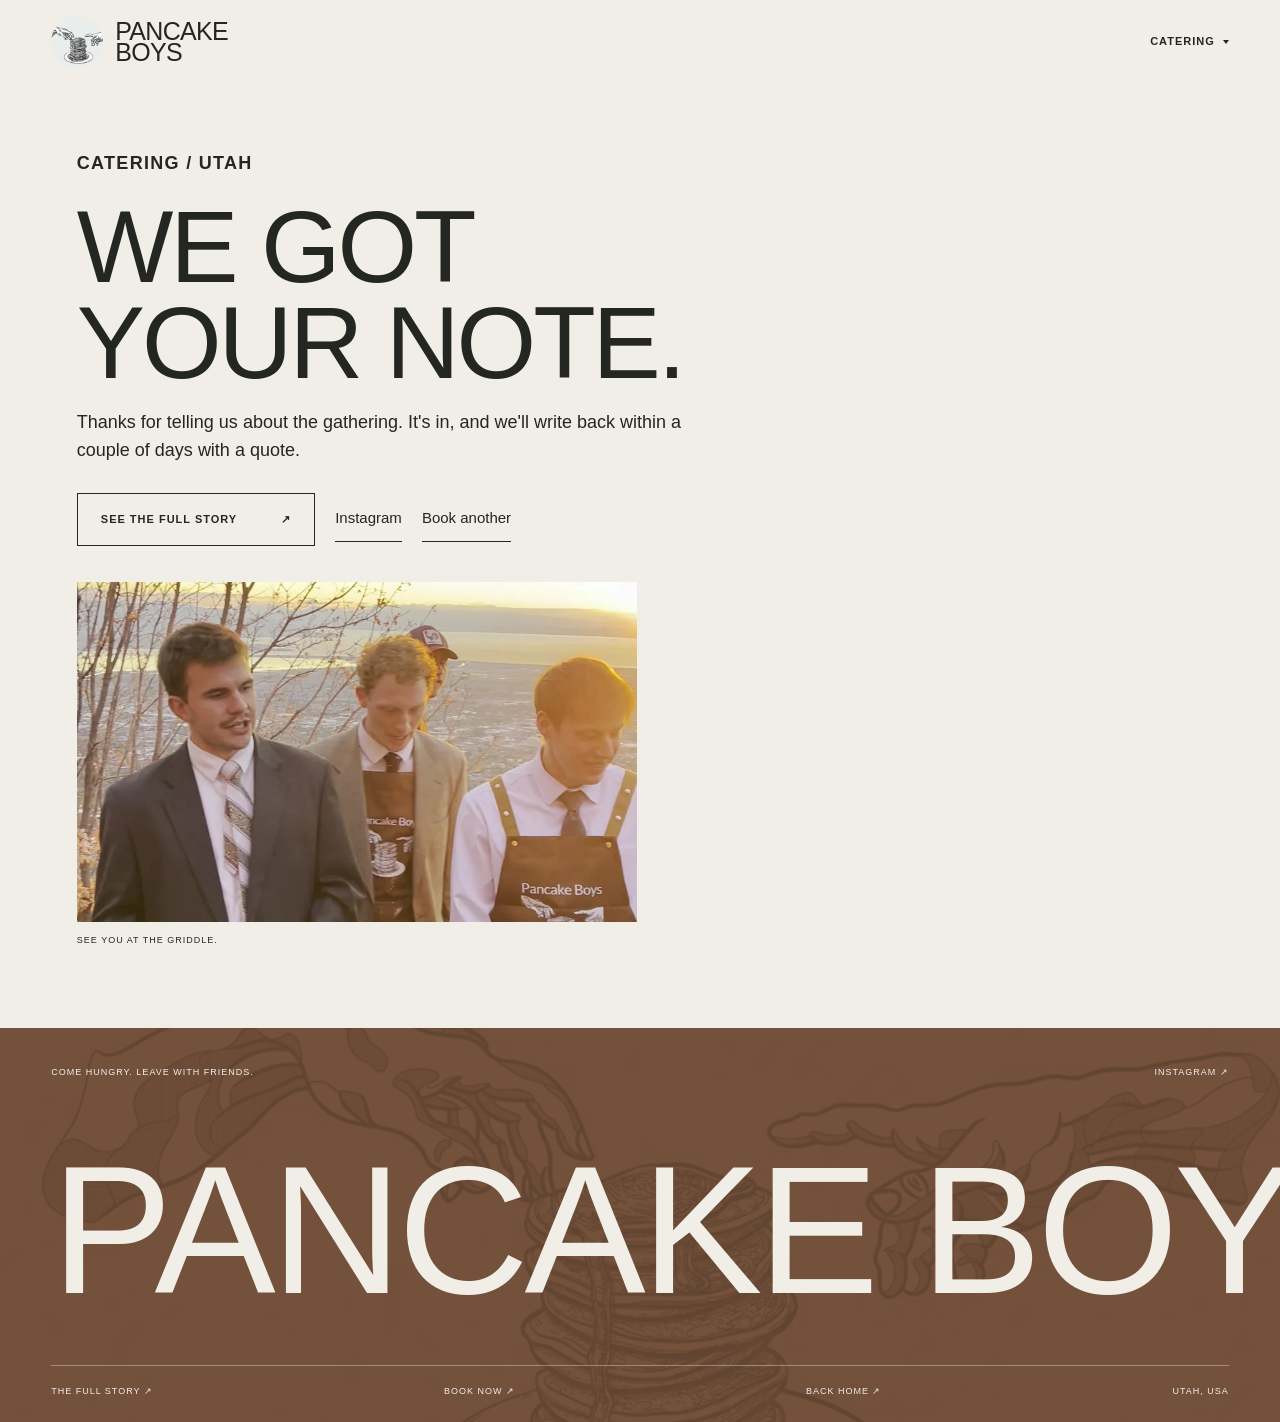
<file: catering/book/thanks/index.html>
<!doctype html>
<html lang="en">
<head>
  <meta charset="utf-8">
  <meta name="viewport" content="width=device-width, initial-scale=1">
  <title>Inquiry received — Pancake Boys catering</title>
  <meta name="description" content="We got your catering inquiry. Pancake Boys will write back within a couple of days.">
  <meta name="robots" content="noindex">
  <meta name="theme-color" content="#f1eee7">
  <link rel="canonical" href="https://pancak3boys.com/catering/book/thanks/">
  <link rel="icon" type="image/png" href="../../../website/assets/logo.png">
  <link rel="stylesheet" href="../../../website/styles.css?v=catering-14">
  <script src="../../../website/nav.js?v=1" defer></script>
</head>
<body class="page-catering page-book">
  <header class="header on-light" id="header">
    <a class="brand" href="../../../" aria-label="Pancake Boys home">
      <img class="brand-emblem" src="../../../website/assets/logo.webp" alt="" width="960" height="640">
      <span>PANCAKE<br>BOYS</span>
    </a>
    <div class="header-actions">
      <details class="nav-drop">
        <summary class="header-link">CATERING <span class="nav-drop-caret" aria-hidden="true"></span></summary>
        <div class="nav-drop-panel" id="catering-nav">
          <a href="../../">Catering</a>
          <a href="../">Book now</a>
        </div>
      </details>
    </div>
  </header>

  <main id="main">
    <section class="section book-thanks" aria-labelledby="thanks-title">
      <p class="eyebrow">CATERING / UTAH</p>
      <h1 id="thanks-title">WE GOT<br>YOUR NOTE.</h1>
      <p>Thanks for telling us about the gathering. It's in, and we'll write back within a couple of days with a quote.</p>
      <div class="book-thanks-actions">
        <a class="link-button dark" href="../../">SEE THE FULL STORY <span aria-hidden="true">↗</span></a>
        <a class="book-story-link" href="https://www.instagram.com/pancak3boys/">Instagram</a>
        <a class="book-story-link" href="../">Book another</a>
      </div>
      <figure class="book-thanks-photo">
        <img src="../../../website/assets/catering/crew-sunset.webp" width="900" height="1286" alt="Pancake Boys in brown aprons cooking pancakes on a mountain overlook at sunset, with the valley stretching behind them" decoding="async" style="object-position:center 42%">
        <figcaption>SEE YOU AT THE GRIDDLE.</figcaption>
      </figure>
    </section>
  </main>

  <footer class="footer">
    <div class="footer-top">
      <span>COME HUNGRY. LEAVE WITH FRIENDS.</span>
      <a href="https://www.instagram.com/pancak3boys/">INSTAGRAM ↗</a>
    </div>
    <a class="footer-wordmark" href="../../../" aria-label="Pancake Boys home">PANCAKE BOYS</a>
    <div class="footer-bottom">
      <a href="../../">THE FULL STORY ↗</a>
      <a href="../">BOOK NOW ↗</a>
      <a href="../../../">BACK HOME ↗</a>
      <span>UTAH, USA</span>
    </div>
  </footer>
</body>
</html>
</file>
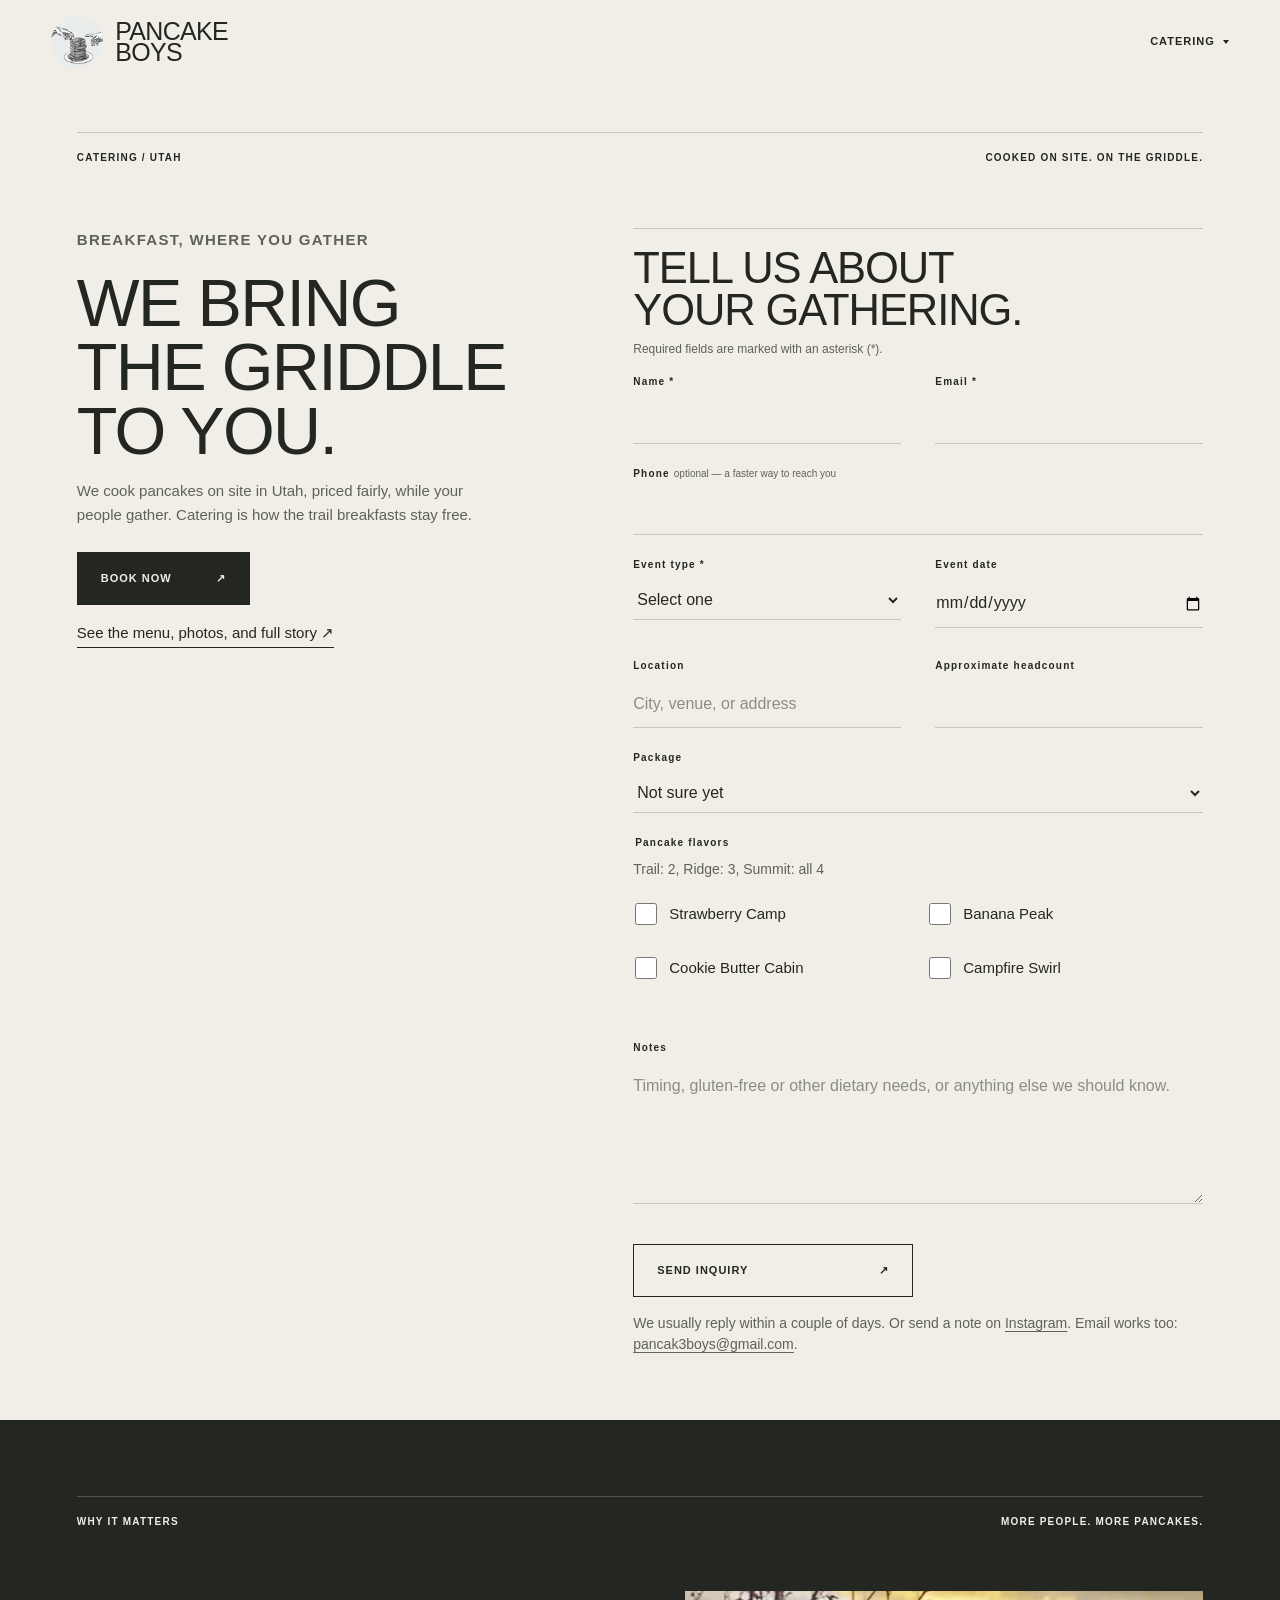
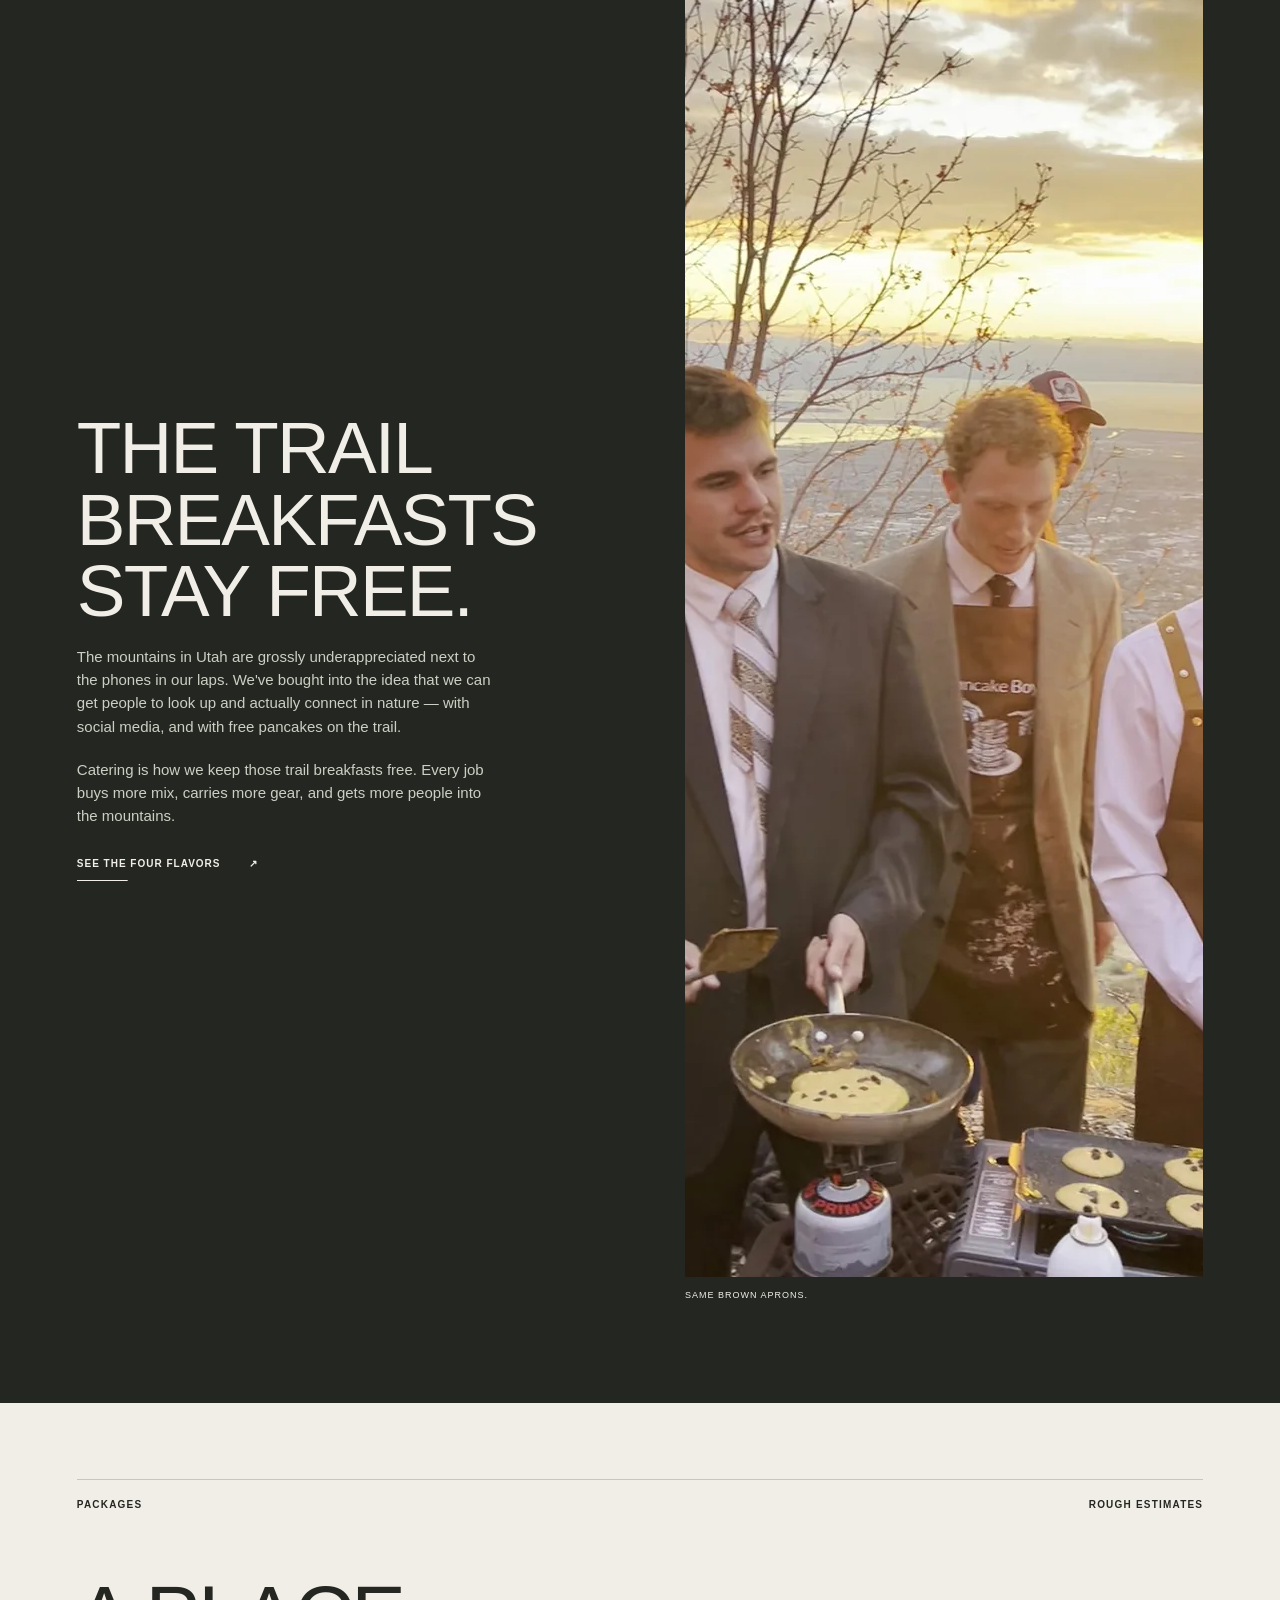
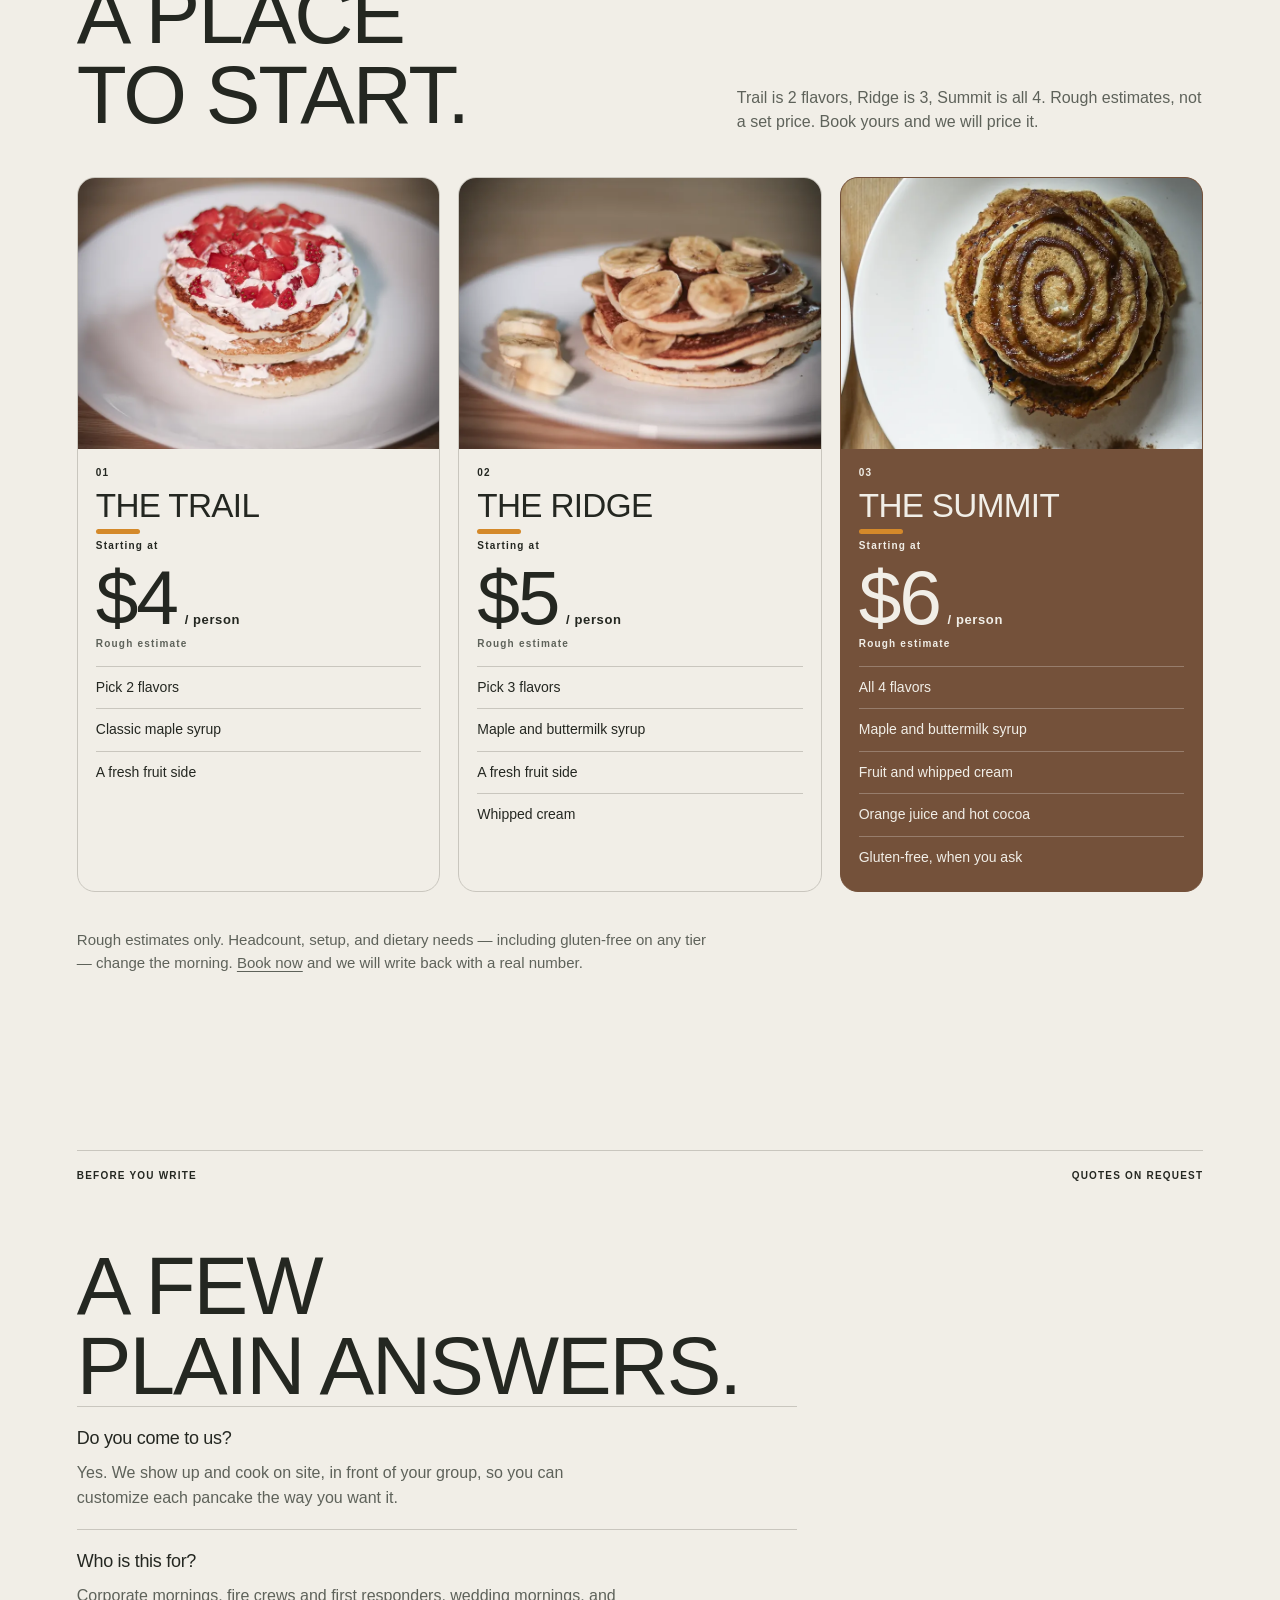
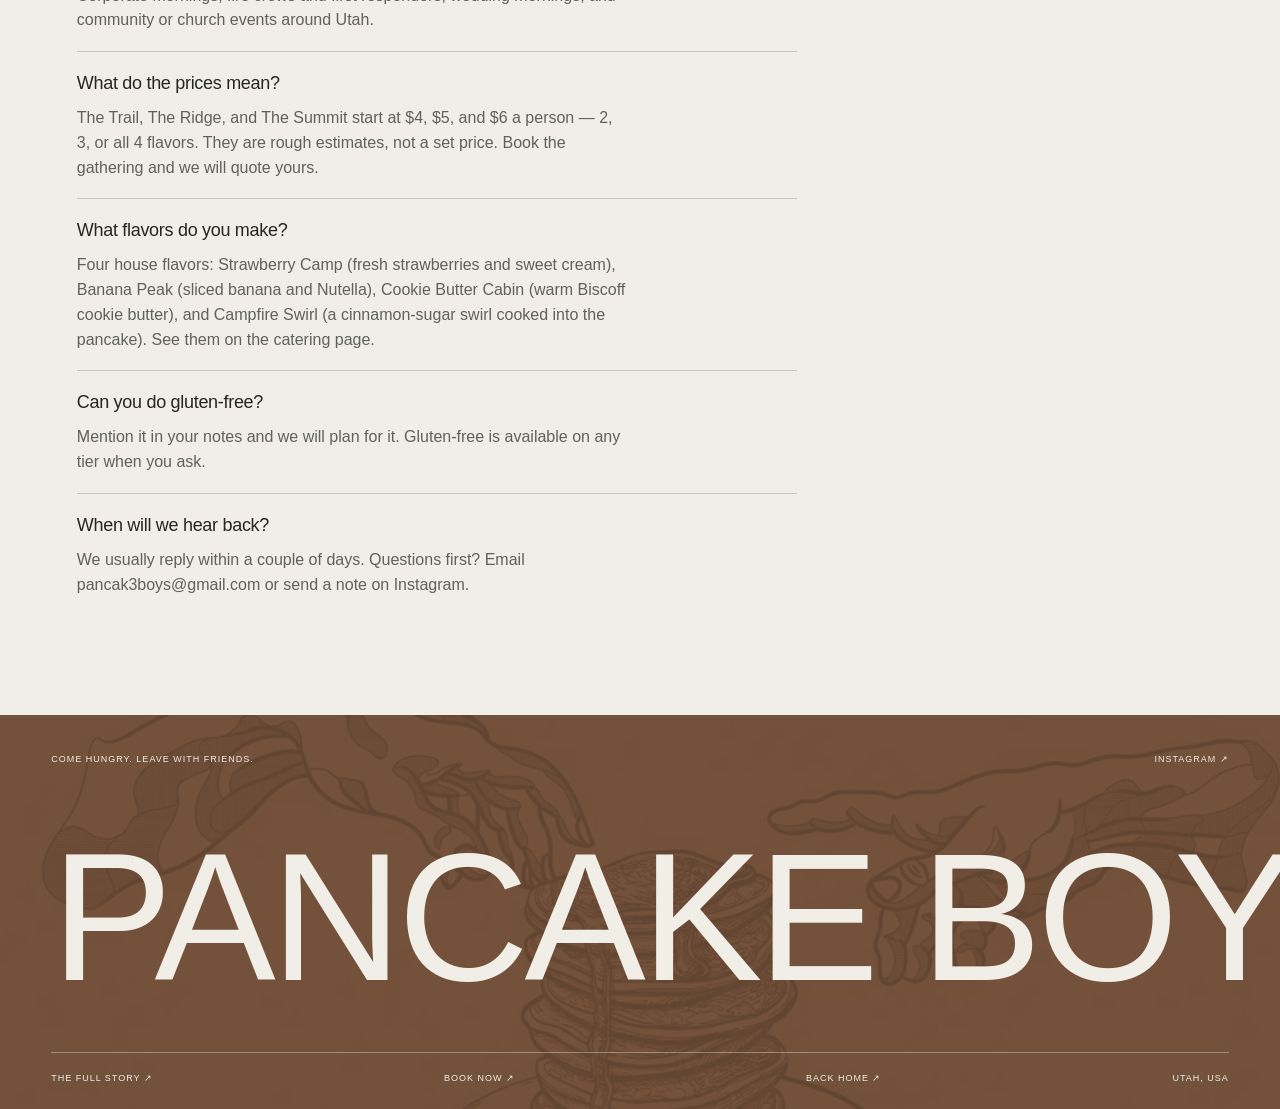
<file: website/catering/book/index.html>
<!doctype html>
<html lang="en">
<head>
  <meta charset="utf-8">
  <meta name="viewport" content="width=device-width, initial-scale=1">
  <title>Book catering — Pancake Boys</title>
  <meta name="description" content="Book Pancake Boys to cook breakfast on site in Utah. Fairly priced. Catering keeps the trail breakfasts free. Quotes on request.">
  <meta name="theme-color" content="#f1eee7">
  <link rel="canonical" href="https://pancak3boys.com/catering/book/">
  <meta property="og:title" content="Book catering — Pancake Boys">
  <meta property="og:description" content="We bring the griddle to you. On-site pancakes in Utah. Book a gathering.">
  <meta property="og:type" content="website">
  <meta property="og:url" content="https://pancak3boys.com/catering/book/">
  <meta property="og:image" content="https://pancak3boys.com/website/assets/catering/og-catering.jpg">
  <link rel="icon" type="image/png" href="../../assets/logo.png">
  <link rel="stylesheet" href="../../styles.css?v=catering-14">
  <script src="../../nav.js?v=1" defer></script>
  <script src="../../bases.js?v=2" defer></script>
  <script src="../../book.js?v=2" defer></script>
</head>
<body class="page-catering page-book">
  <header class="header on-light" id="header">
    <a class="brand" href="../../" aria-label="Pancake Boys home">
      <img class="brand-emblem" src="../../assets/logo.webp" alt="" width="960" height="640">
      <span>PANCAKE<br>BOYS</span>
    </a>
    <div class="header-actions">
      <details class="nav-drop">
        <summary class="header-link">CATERING <span class="nav-drop-caret" aria-hidden="true"></span></summary>
        <div class="nav-drop-panel" id="catering-nav">
          <a href="../">Catering</a>
          <a href="./" aria-current="page">Book now</a>
        </div>
      </details>
    </div>
  </header>

  <main id="main">
    <section class="section book-hero" id="top" aria-labelledby="book-title">
      <div class="section-label"><span>CATERING / UTAH</span><span>COOKED ON SITE. ON THE GRIDDLE.</span></div>
      <div class="book-hero-layout">
        <div class="catering-copy">
          <p class="eyebrow">BREAKFAST, WHERE YOU GATHER</p>
          <h1 id="book-title">WE BRING<br>THE GRIDDLE<br>TO YOU.</h1>
          <p class="book-lede">We cook pancakes on site in Utah, priced fairly, while your people gather. Catering is how the trail breakfasts stay free.</p>
          <div class="book-hero-links">
            <a class="link-button dark is-primary" href="#book-name">BOOK NOW <span aria-hidden="true">↗</span></a>
            <a class="book-story-link" href="../">See the menu, photos, and full story <span aria-hidden="true">↗</span></a>
          </div>
        </div>
        <form class="catering-form book-form" id="book-form" action="https://formspree.io/f/xyewgjbp" method="POST">
          <h2>TELL US ABOUT<br>YOUR GATHERING.</h2>
          <input type="hidden" name="_next" value="https://pancak3boys.com/catering/book/thanks/">
          <input type="hidden" name="_subject" value="Pancake Boys catering inquiry">
          <input type="text" name="_gotcha" tabindex="-1" autocomplete="off" aria-hidden="true" style="position:absolute;left:-9999px;width:1px;height:1px;opacity:0">
          <p class="catering-required-note">Required fields are marked with an asterisk (*).</p>
          <div class="catering-form-grid">
            <div class="field">
              <label for="book-name">Name *</label>
              <input id="book-name" name="name" type="text" autocomplete="name" required>
            </div>
            <div class="field">
              <label for="book-email">Email *</label>
              <input id="book-email" name="email" type="email" autocomplete="email" required>
            </div>
          </div>
          <div class="field">
            <label for="book-phone">Phone <span class="book-optional">optional — a faster way to reach you</span></label>
            <input id="book-phone" name="phone" type="tel" autocomplete="tel">
          </div>
          <div class="catering-form-grid">
            <div class="field">
              <label for="book-event">Event type *</label>
              <select id="book-event" name="event_type" required>
                <option value="">Select one</option>
                <option value="Corporate team breakfast">Corporate team breakfast</option>
                <option value="Fire department or first responders">Fire department or first responders</option>
                <option value="Wedding morning">Wedding morning</option>
                <option value="Community or church event">Community or church event</option>
                <option value="Other">Other</option>
              </select>
            </div>
            <div class="field">
              <label for="book-date">Event date</label>
              <input id="book-date" name="date" type="date">
            </div>
            <div class="field">
              <label for="book-location">Location</label>
              <input id="book-location" name="location" type="text" autocomplete="street-address" placeholder="City, venue, or address">
            </div>
            <div class="field">
              <label for="book-headcount">Approximate headcount</label>
              <input id="book-headcount" name="headcount" type="number" inputmode="numeric" min="1" step="1">
            </div>
          </div>
          <div class="field">
            <label for="book-package">Package</label>
            <select id="book-package" name="package" data-package-field>
              <option value="">Not sure yet</option>
              <option value="The Trail">The Trail — 2 flavors</option>
              <option value="The Ridge">The Ridge — 3 flavors</option>
              <option value="The Summit">The Summit — all 4 flavors</option>
            </select>
          </div>
          <fieldset class="field base-picker" data-base-picker>
            <legend>Pancake flavors</legend>
            <p class="base-picker-help" id="book-bases-help">Trail: 2, Ridge: 3, Summit: all 4</p>
            <div class="base-picker-grid">
              <label><input type="checkbox" name="pancake_bases" value="Strawberry Camp"> Strawberry Camp</label>
              <label><input type="checkbox" name="pancake_bases" value="Banana Peak"> Banana Peak</label>
              <label><input type="checkbox" name="pancake_bases" value="Cookie Butter Cabin"> Cookie Butter Cabin</label>
              <label><input type="checkbox" name="pancake_bases" value="Campfire Swirl"> Campfire Swirl</label>
            </div>
            <p class="base-picker-note" data-base-note role="status" tabindex="-1"></p>
          </fieldset>
          <div class="field">
            <label for="book-notes">Notes</label>
            <textarea id="book-notes" name="notes" rows="4" placeholder="Timing, gluten-free or other dietary needs, or anything else we should know."></textarea>
          </div>
          <button class="link-button dark" type="submit">SEND INQUIRY <span aria-hidden="true">↗</span></button>
          <p class="book-aside">We usually reply within a couple of days. Or send a note on <a href="https://www.instagram.com/pancak3boys/">Instagram</a>. Email works too: <a href="mailto:pancak3boys@gmail.com">pancak3boys@gmail.com</a>.</p>
          <p class="catering-form-status" id="book-status" role="status" aria-live="polite"></p>
        </form>
      </div>
    </section>

    <section class="story section book-mission" aria-labelledby="mission-title">
      <div class="section-label"><span>WHY IT MATTERS</span><span>MORE PEOPLE. MORE PANCAKES.</span></div>
      <div class="book-split">
        <div class="story-copy catering-copy">
          <h2 id="mission-title">THE TRAIL<br>BREAKFASTS<br>STAY FREE.</h2>
          <p>The mountains in Utah are grossly underappreciated next to the phones in our laps. We've bought into the idea that we can get people to look up and actually connect in nature — with social media, and with free pancakes on the trail.</p>
          <p>Catering is how we keep those trail breakfasts free. Every job buys more mix, carries more gear, and gets more people into the mountains.</p>
          <a class="text-link cream" href="../#flavors">SEE THE FOUR FLAVORS <span aria-hidden="true">↗</span></a>
        </div>
        <figure class="book-photo">
          <img src="../../assets/catering/crew-sunset.webp" width="900" height="1286" alt="Pancake Boys in brown aprons cooking pancakes on a mountain overlook at sunset, with the valley stretching behind them" loading="lazy" style="object-position:center 42%">
          <figcaption>SAME BROWN APRONS.</figcaption>
        </figure>
      </div>
    </section>

    <section class="section catering-packages book-packages" id="packages" aria-labelledby="packages-title">
      <div class="section-label"><span>PACKAGES</span><span>ROUGH ESTIMATES</span></div>
      <div class="packages-head">
        <h2 id="packages-title">A PLACE<br>TO START.</h2>
        <p class="catering-lead">Trail is 2 flavors, Ridge is 3, Summit is all 4. Rough estimates, not a set price. Book yours and we will price it.</p>
      </div>
      <div class="package-grid">
        <article class="package-card">
          <div class="package-photo">
            <img src="../../assets/catering/flavor-strawberry-camp-sm.webp" width="800" height="1066" alt="A stack of buttermilk pancakes layered with sweet cream and topped with fresh chopped strawberries" loading="lazy" decoding="async" style="object-position:center 62%">
          </div>
          <div class="package-body">
            <p class="package-index">01</p>
            <h3>The Trail</h3>
            <p class="package-starting">Starting at</p>
            <p class="package-price"><span class="package-amount">$4</span> <span class="package-unit">/ person</span></p>
            <p class="package-estimate">Rough estimate</p>
            <ul>
            <li>Pick 2 flavors</li>
            <li>Classic maple syrup</li>
            <li>A fresh fruit side</li>
            </ul>
          </div>
        </article>
        <article class="package-card">
          <div class="package-photo">
            <img src="../../assets/catering/flavor-banana-peak-sm.webp" width="800" height="1066" alt="A stack of pancakes layered with Nutella and topped with sliced banana" loading="lazy" decoding="async" style="object-position:center 64%">
          </div>
          <div class="package-body">
            <p class="package-index">02</p>
            <h3>The Ridge</h3>
            <p class="package-starting">Starting at</p>
            <p class="package-price"><span class="package-amount">$5</span> <span class="package-unit">/ person</span></p>
            <p class="package-estimate">Rough estimate</p>
            <ul>
            <li>Pick 3 flavors</li>
            <li>Maple and buttermilk syrup</li>
            <li>A fresh fruit side</li>
            <li>Whipped cream</li>
            </ul>
          </div>
        </article>
        <article class="package-card package-card-summit">
          <div class="package-photo">
            <img src="../../assets/catering/flavor-campfire-swirl-sm.webp" width="800" height="1067" alt="A stack of pancakes with a cinnamon-sugar swirl cooked into the top" loading="lazy" decoding="async" style="object-position:center 52%">
          </div>
          <div class="package-body">
            <p class="package-index">03</p>
            <h3>The Summit</h3>
            <p class="package-starting">Starting at</p>
            <p class="package-price"><span class="package-amount">$6</span> <span class="package-unit">/ person</span></p>
            <p class="package-estimate">Rough estimate</p>
            <ul>
            <li>All 4 flavors</li>
            <li>Maple and buttermilk syrup</li>
            <li>Fruit and whipped cream</li>
            <li>Orange juice and hot cocoa</li>
            <li>Gluten-free, when you ask</li>
            </ul>
          </div>
        </article>
      </div>
      <p class="package-note">Rough estimates only. Headcount, setup, and dietary needs — including gluten-free on any tier — change the morning. <a href="#book-form">Book now</a> and we will write back with a real number.</p>
    </section>

    <section class="section book-faq" aria-labelledby="faq-title">
      <div class="section-label"><span>BEFORE YOU WRITE</span><span>QUOTES ON REQUEST</span></div>
      <h2 id="faq-title">A FEW<br>PLAIN ANSWERS.</h2>
      <dl class="book-faq-list">
        <dt>Do you come to us?</dt>
        <dd>Yes. We show up and cook on site, in front of your group, so you can customize each pancake the way you want it.</dd>
        <dt>Who is this for?</dt>
        <dd>Corporate mornings, fire crews and first responders, wedding mornings, and community or church events around Utah.</dd>
        <dt>What do the prices mean?</dt>
        <dd>The Trail, The Ridge, and The Summit start at $4, $5, and $6 a person — 2, 3, or all 4 flavors. They are rough estimates, not a set price. Book the gathering and we will quote yours.</dd>
        <dt>What flavors do you make?</dt>
        <dd>Four house flavors: Strawberry Camp (fresh strawberries and sweet cream), Banana Peak (sliced banana and Nutella), Cookie Butter Cabin (warm Biscoff cookie butter), and Campfire Swirl (a cinnamon-sugar swirl cooked into the pancake). <a href="../#flavors">See them on the catering page</a>.</dd>
        <dt>Can you do gluten-free?</dt>
        <dd>Mention it in your notes and we will plan for it. Gluten-free is available on any tier when you ask.</dd>
        <dt>When will we hear back?</dt>
        <dd>We usually reply within a couple of days. Questions first? Email <a href="mailto:pancak3boys@gmail.com">pancak3boys@gmail.com</a> or send a note on <a href="https://www.instagram.com/pancak3boys/">Instagram</a>.</dd>
      </dl>
    </section>
  </main>

  <footer class="footer">
    <div class="footer-top">
      <span>COME HUNGRY. LEAVE WITH FRIENDS.</span>
      <a href="https://www.instagram.com/pancak3boys/">INSTAGRAM ↗</a>
    </div>
    <a class="footer-wordmark" href="../../" aria-label="Pancake Boys home">PANCAKE BOYS</a>
    <div class="footer-bottom">
      <a href="../">THE FULL STORY ↗</a>
      <a href="#book-form">BOOK NOW ↗</a>
      <a href="../../">BACK HOME ↗</a>
      <span>UTAH, USA</span>
    </div>
  </footer>
</body>
</html>
</file>
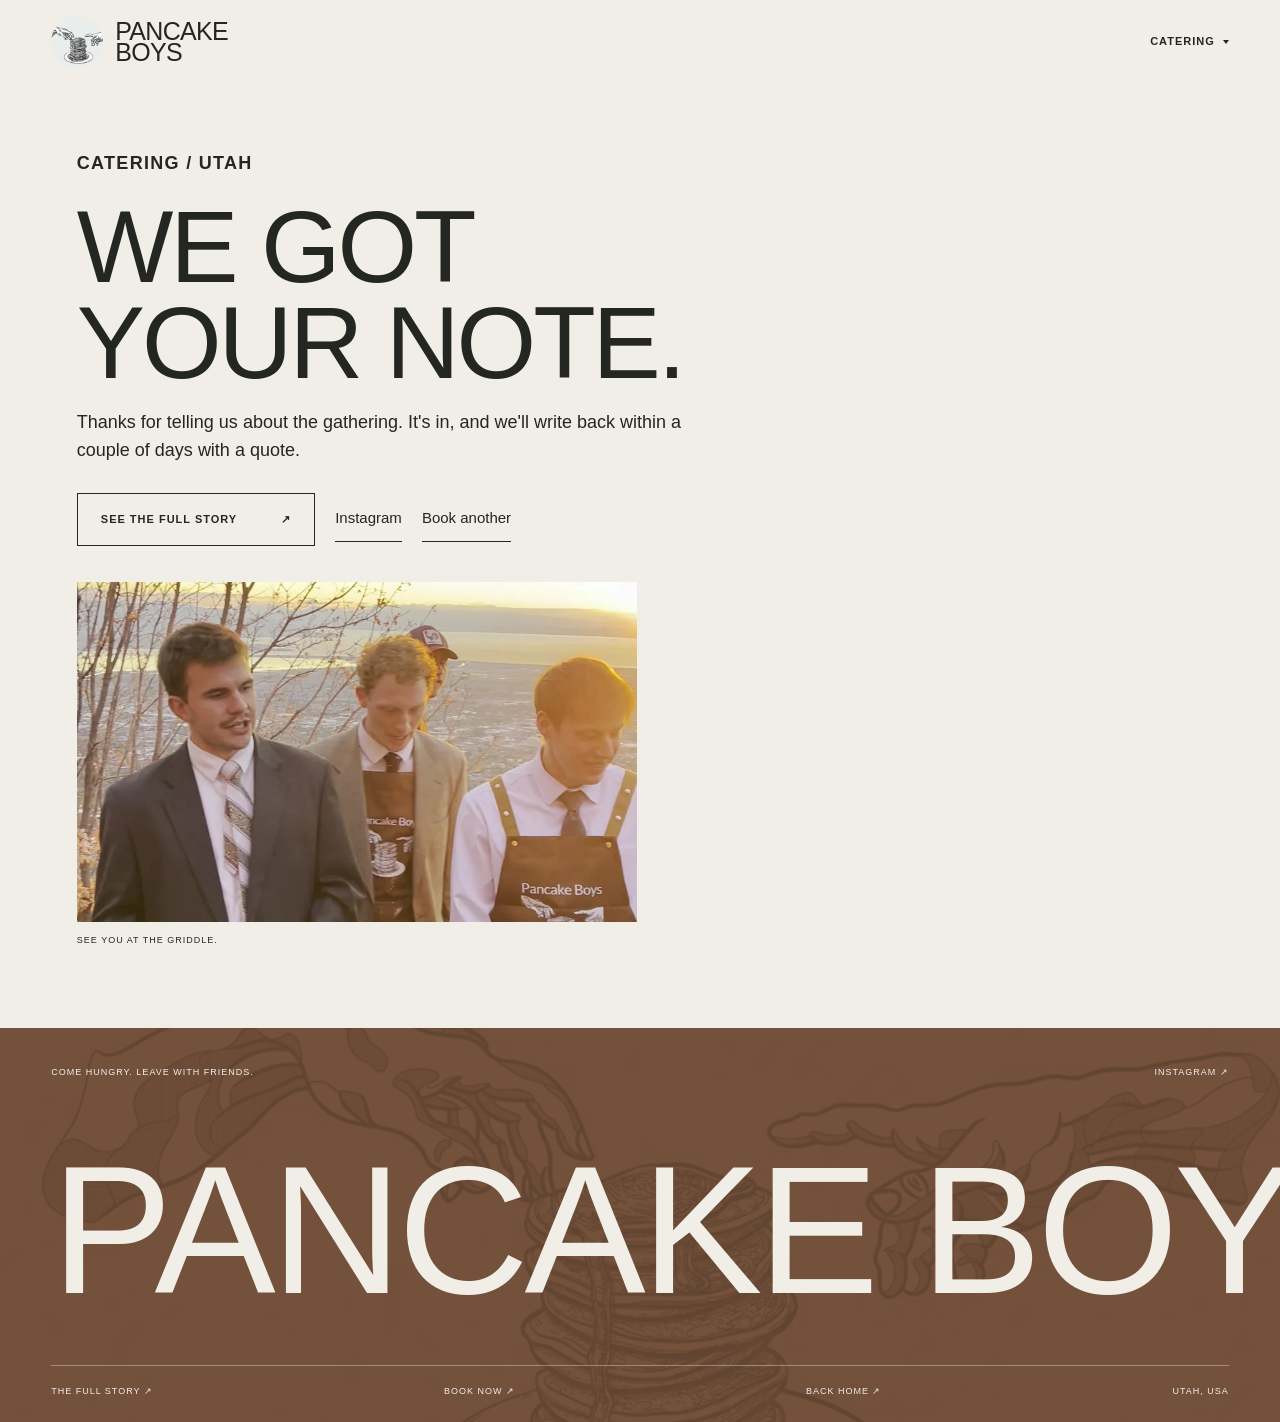
<file: website/catering/book/thanks/index.html>
<!doctype html>
<html lang="en">
<head>
  <meta charset="utf-8">
  <meta name="viewport" content="width=device-width, initial-scale=1">
  <title>Inquiry received — Pancake Boys catering</title>
  <meta name="description" content="We got your catering inquiry. Pancake Boys will write back within a couple of days.">
  <meta name="robots" content="noindex">
  <meta name="theme-color" content="#f1eee7">
  <link rel="canonical" href="https://pancak3boys.com/catering/book/thanks/">
  <link rel="icon" type="image/png" href="../../../assets/logo.png">
  <link rel="stylesheet" href="../../../styles.css?v=catering-14">
  <script src="../../../nav.js?v=1" defer></script>
</head>
<body class="page-catering page-book">
  <header class="header on-light" id="header">
    <a class="brand" href="../../../" aria-label="Pancake Boys home">
      <img class="brand-emblem" src="../../../assets/logo.webp" alt="" width="960" height="640">
      <span>PANCAKE<br>BOYS</span>
    </a>
    <div class="header-actions">
      <details class="nav-drop">
        <summary class="header-link">CATERING <span class="nav-drop-caret" aria-hidden="true"></span></summary>
        <div class="nav-drop-panel" id="catering-nav">
          <a href="../../">Catering</a>
          <a href="../">Book now</a>
        </div>
      </details>
    </div>
  </header>

  <main id="main">
    <section class="section book-thanks" aria-labelledby="thanks-title">
      <p class="eyebrow">CATERING / UTAH</p>
      <h1 id="thanks-title">WE GOT<br>YOUR NOTE.</h1>
      <p>Thanks for telling us about the gathering. It's in, and we'll write back within a couple of days with a quote.</p>
      <div class="book-thanks-actions">
        <a class="link-button dark" href="../../">SEE THE FULL STORY <span aria-hidden="true">↗</span></a>
        <a class="book-story-link" href="https://www.instagram.com/pancak3boys/">Instagram</a>
        <a class="book-story-link" href="../">Book another</a>
      </div>
      <figure class="book-thanks-photo">
        <img src="../../../assets/catering/crew-sunset.webp" width="900" height="1286" alt="Pancake Boys in brown aprons cooking pancakes on a mountain overlook at sunset, with the valley stretching behind them" decoding="async" style="object-position:center 42%">
        <figcaption>SEE YOU AT THE GRIDDLE.</figcaption>
      </figure>
    </section>
  </main>

  <footer class="footer">
    <div class="footer-top">
      <span>COME HUNGRY. LEAVE WITH FRIENDS.</span>
      <a href="https://www.instagram.com/pancak3boys/">INSTAGRAM ↗</a>
    </div>
    <a class="footer-wordmark" href="../../../" aria-label="Pancake Boys home">PANCAKE BOYS</a>
    <div class="footer-bottom">
      <a href="../../">THE FULL STORY ↗</a>
      <a href="../">BOOK NOW ↗</a>
      <a href="../../../">BACK HOME ↗</a>
      <span>UTAH, USA</span>
    </div>
  </footer>
</body>
</html>
</file>
<file: website/styles.css>
:root{--paper:#f1eee7;--ink:#242721;--brown:#74513a;--line:#c9c6be;--maple:#d4892a;--display:Impact,'Arial Narrow',sans-serif}*{box-sizing:border-box}html{scroll-behavior:smooth;scroll-padding-top:78px}body{margin:0;background:var(--paper);color:var(--ink);font-family:Arial,Helvetica,sans-serif;font-size:16px;line-height:1.55}body.dialog-open{overflow:hidden}[hidden]{display:none!important}a{color:inherit;text-decoration:none}button{font:inherit;color:inherit;border:0;cursor:pointer}button:focus-visible,a:focus-visible{outline:2px solid currentColor;outline-offset:7px}img{display:block;width:100%;object-fit:cover}figure,p{margin:0}h1,h2,h3{margin:0;font-weight:400}h1,h2{font-family:var(--display);font-stretch:condensed;line-height:.98;letter-spacing:-.025em}h2{font-size:clamp(48px,6.4vw,104px)}h3{font-size:30px;line-height:1.2;letter-spacing:-1px}p+p{margin-top:20px}.header{position:absolute;z-index:10;top:0;left:0;width:100%;display:flex;justify-content:space-between;align-items:center;padding:28px 4%;color:var(--paper)}.brand{position:relative;font-family:var(--display);font-size:25px;line-height:.86;letter-spacing:-.7px}.brand-dot{font-family:Arial;font-size:10px;position:absolute;right:-14px;top:0}.menu-toggle{display:flex;gap:17px;align-items:center;padding:14px 0;background:none;font-size:11px;font-weight:700;letter-spacing:1px}.menu-lines{width:28px;height:9px;border-top:1.5px solid currentColor;border-bottom:1.5px solid currentColor}.hero{height:100svh;min-height:650px;max-height:1100px;position:relative;isolation:isolate;color:var(--paper);overflow:hidden}.hero-image,.hero-shade{position:absolute;inset:0;width:100%;height:100%;z-index:-2}.hero-image{object-position:center 43%}.hero-shade{background:rgba(15,24,19,.27);z-index:-1}.hero-top{position:absolute;left:4%;right:4%;top:145px;display:flex;justify-content:space-between;font-size:10px;line-height:1.7;letter-spacing:1.5px}.hero-top span:last-child{text-align:right}.hero-bottom{position:absolute;left:4%;right:4%;bottom:95px}.hero-intro{font-size:15px;margin-bottom:20px}.hero h1{font-size:clamp(70px,14.3vw,240px);white-space:nowrap;line-height:.88;letter-spacing:-.025em;margin-left:-.005em}.hero-baseline{display:flex;justify-content:space-between;align-items:center;margin-top:34px}.hero-baseline p{font-size:15px}.link-button{display:inline-flex;align-items:center;justify-content:space-between;gap:44px;padding:17px 23px;font-size:11px;letter-spacing:1px;font-weight:700;transition:background .2s,color .2s}.link-button.light{border:1px solid rgba(241,238,231,.8)}.link-button.light:hover{background:var(--paper);color:var(--ink)}.scroll-note{position:absolute;bottom:26px;left:4%;right:4%;border-top:1px solid #ffffff50;padding-top:15px;font-size:9px;letter-spacing:1.5px;display:flex;justify-content:space-between}.section{padding:76px 6% 100px}.section-label{display:flex;justify-content:space-between;gap:16px;border-top:1px solid var(--line);padding-top:17px;margin-bottom:62px;font-size:10px;letter-spacing:1.2px;font-weight:700}.next-layout{display:grid;grid-template-columns:1.15fr 1fr;gap:10%}.next-info{padding-top:8px;max-width:425px}.eyebrow{display:block;font-size:10px;letter-spacing:1.3px;font-weight:700;margin-bottom:21px}.next-info h3{margin-bottom:22px}.next-info p{color:#5e625a}.text-link{display:inline-flex;align-items:center;gap:28px;border-bottom:1px solid currentColor;padding:0 0 10px;margin-top:30px;background:transparent;font-size:10px;font-weight:700;letter-spacing:1px;text-align:left}.text-link:hover{color:var(--brown)}.bring{border-top:1px solid var(--line);margin-top:38px;padding-top:25px}.bring .eyebrow{margin-bottom:12px}.bring p{font-size:14px}.story{background:var(--ink);color:var(--paper)}.story .section-label{border-color:#ffffff35}.story-layout{display:grid;grid-template-columns:1fr 1fr;gap:10%;align-items:center}.story h2{font-size:clamp(48px,5.7vw,91px);margin-bottom:36px}.story-copy p{font-size:15px;max-width:360px;color:#cbcfc3}.story-photo{align-self:stretch;position:relative;padding-top:6px}.story-photo img{height:100%;max-height:700px;min-height:490px;object-position:45% center}.story-photo figcaption{font-size:9px;letter-spacing:1px;margin-top:14px}.cream:hover{color:#c7a17c}.field h2{font-size:clamp(44px,5.6vw,88px);margin-bottom:60px}.photo-grid{display:grid;grid-template-columns:1.45fr 1fr;gap:48px 6%;align-items:start}.photo-button{display:block;width:100%;padding:0;background:none;overflow:hidden}.photo-button img{transition:transform .5s}.photo-button:hover img{transform:scale(1.025)}.photo-wide img{aspect-ratio:1.52}.photo-tall{padding-top:100px}.photo-tall img{aspect-ratio:.88;object-position:center}.photo-grid figcaption{display:flex;justify-content:space-between;gap:8px;margin-top:14px;font-size:9px;letter-spacing:.8px}.photo-detail{width:70%;margin-top:-95px}.photo-detail img{aspect-ratio:1.2}.field-note{padding:35px 0 0;align-self:center}.field-note p{font-size:25px;line-height:1.45;letter-spacing:-.8px}.handwritten{display:block;font-family:Georgia,serif;font-style:italic;font-size:23px;margin-top:24px;color:var(--brown)}.merch{display:grid;grid-template-columns:1fr 1fr;background:#d7d0c1;min-height:670px}.merch-image img{height:100%;max-height:790px;object-position:center 35%}.merch-copy{padding:70px 12%;align-self:center}.merch h2{font-size:clamp(45px,5.3vw,83px);margin-bottom:28px}.merch-copy p{max-width:290px;font-size:15px}.coming-soon{display:inline-block;border-top:1px solid #aaa396;border-bottom:1px solid #aaa396;margin-top:32px;padding:14px 0;font-size:10px;letter-spacing:1px;font-weight:700}.merch-copy p.small-note{font-size:12px;margin-top:15px;color:#636254}.support{padding-bottom:120px}.support-layout{display:grid;grid-template-columns:1.15fr 1fr;gap:10%;align-items:center}.support-layout>div{max-width:390px}.support-layout p{color:#5e625a}.footer{background:var(--brown);color:var(--paper);padding:38px 4% 23px;overflow:hidden}.footer-top,.footer-bottom{display:flex;justify-content:space-between;gap:15px;font-size:9px;letter-spacing:1px}.footer-wordmark{display:block;font-family:var(--display);font-size:14.2vw;line-height:1.05;letter-spacing:-.025em;white-space:nowrap;margin:55px 0 38px}.footer-bottom{border-top:1px solid #ffffff40;padding-top:20px}dialog{border:0;padding:0;color:var(--ink)}dialog::backdrop{background:#171d18ba}.menu-dialog{background:var(--paper);width:100%;height:100%;max-width:none;max-height:none;margin:0;padding:28px 6% 30px;overflow-y:auto}.menu-head{display:flex;justify-content:space-between;align-items:center}.close-button{display:flex;align-items:center;gap:19px;background:transparent;font-size:10px;letter-spacing:1px;font-weight:700;padding:12px 0}.close-button span{font-size:29px;line-height:1}.menu-dialog nav{margin:65px auto 45px;max-width:1200px}.menu-dialog nav a{display:flex;align-items:center;gap:24px;font-family:var(--display);font-size:clamp(36px,7vw,105px);line-height:1.17;border-bottom:1px solid var(--line);transition:color .2s}.menu-dialog nav a:hover{color:var(--brown)}.menu-dialog nav a span{font:10px Arial;align-self:center;letter-spacing:1px}.menu-dialog nav a i{font-family:Arial;font-style:normal;font-size:.55em;margin-left:auto}.menu-foot{display:flex;justify-content:space-between;gap:20px;font-size:10px;letter-spacing:1px}.content-dialog{width:calc(100% - 40px);max-width:760px;max-height:90svh;padding:35px 55px 55px;background:var(--paper)}.content-dialog>.close-button{margin-left:auto;margin-bottom:25px}.content-dialog h2{font-size:70px;margin-bottom:30px}.content-dialog p{font-size:16px}.content-dialog .eyebrow{font-size:10px}.photo-dialog{background:var(--ink);color:var(--paper);max-width:1100px;width:calc(100% - 40px);max-height:95svh;padding:20px}.photo-dialog>.close-button{margin-left:auto;margin-bottom:15px}.photo-dialog img{height:auto;max-height:70svh;object-fit:contain}.photo-dialog p{margin-top:16px;font-size:13px}#event-details{margin:25px 0}#event-details>div{display:flex;justify-content:space-between;gap:15px;padding:12px 0;border-top:1px solid var(--line)}#event-details dt{font-size:10px;font-weight:700;letter-spacing:1px}#event-details dd{margin:0;font-size:14px;text-align:right}
@media(min-width:1800px){.section{padding-left:calc((100% - 1584px)/2);padding-right:calc((100% - 1584px)/2)}}
@media(max-width:760px){.header{padding:22px 6%}.hero{min-height:620px;max-height:950px}.hero-top{top:125px;left:6%;right:6%;font-size:8px}.hero-bottom{left:6%;right:6%;bottom:100px}.hero h1{font-size:13.7vw}.hero-intro{font-size:13px;margin-bottom:18px}.hero-baseline{display:block;margin-top:25px}.hero-baseline p{font-size:13px}.hero-baseline .link-button{margin-top:23px;padding:14px 18px;font-size:9px;gap:30px}.scroll-note{left:6%;right:6%}.section{padding:50px 7% 70px}.section-label{margin-bottom:42px;font-size:8px;letter-spacing:.7px}.section-label span:last-child{text-align:right;max-width:150px}.next-layout,.story-layout,.support-layout{grid-template-columns:1fr;gap:35px}.next-info{max-width:none}.next-info h3{font-size:27px}.story h2{font-size:14vw;margin-bottom:25px}.story-copy p{max-width:none}.story-photo img{min-height:0;max-height:none;aspect-ratio:.87}.story-photo{margin-top:10px}.field h2{font-size:11.3vw;margin-bottom:35px}.photo-grid{gap:35px 6%;grid-template-columns:1.15fr 1fr}.photo-wide{grid-column:1/-1}.photo-tall{padding-top:0;grid-column:2;grid-row:2}.photo-detail{margin-top:0;width:100%;grid-column:1;grid-row:2}.photo-tall img{aspect-ratio:.7}.photo-grid figcaption{font-size:7px;letter-spacing:.4px}.field-note{grid-column:1/-1;padding:8px 0}.field-note p{font-size:23px}.merch{grid-template-columns:1fr;min-height:0}.merch-image img{max-height:580px;aspect-ratio:1.05;object-position:center 28%}.merch-copy{padding:45px 7% 55px}.merch h2{font-size:14vw}.merch-copy p{max-width:330px}.support-layout{gap:32px}.footer{padding:28px 6% 23px}.footer-top{font-size:7px}.footer-wordmark{font-size:13.7vw;margin:35px 0 28px}.footer-bottom{font-size:7px;flex-wrap:wrap}.footer-bottom span:last-child{display:none}.menu-dialog{padding:22px 6%}.menu-dialog nav{margin:70px 0 40px}.menu-dialog nav a{font-size:10.7vw;padding:13px 0;gap:12px}.menu-foot{font-size:8px;flex-wrap:wrap}.content-dialog{padding:20px 25px 35px}.content-dialog h2{font-size:50px}.content-dialog p{font-size:14px}.photo-dialog{padding:15px}.photo-dialog img{max-height:65svh}}
@media(prefers-reduced-motion:reduce){html{scroll-behavior:auto}*{transition:none!important}}
.header{position:fixed;transition:background .2s,color .2s}.header.on-light{background:var(--paper);color:var(--ink);padding-top:16px;padding-bottom:16px}@media(prefers-reduced-motion:reduce){.header{transition:none}}

/* Motion adds to the existing composition; the still photo always sits below film. */
.hero-video{position:absolute;inset:0;width:100%;height:100%;object-fit:cover;object-position:center 43%;z-index:-2}
.video-toggle{position:absolute;right:4%;top:205px;display:flex;align-items:center;gap:16px;min-height:44px;padding:10px 14px;background:transparent;border:1px solid #ffffff80;font-size:9px;font-weight:700;letter-spacing:1px}
.gallery-viewport{overflow:hidden;height:min(65svh,700px);touch-action:pan-y pinch-zoom}
.gallery-track{display:flex;width:100%;height:100%;transition:transform 420ms cubic-bezier(.22,1,.36,1)}
.gallery-slide{flex:0 0 100%;min-width:0;height:100%}
.photo-dialog .gallery-slide img{width:100%;height:100%;max-height:none;object-fit:contain;user-select:none}
.gallery-opening .gallery-track{transition:none}
.gallery-bottom{display:flex;align-items:center;justify-content:space-between;gap:16px;margin-top:16px}
.gallery-control{flex-shrink:0;min-width:44px;min-height:44px;background:transparent;border:1px solid #ffffff50;font-size:20px}
.gallery-control:hover{background:#ffffff12}
.gallery-description{flex:1;text-align:center;min-width:0}
#photo-count{font-size:10px;letter-spacing:1px}
.photo-dialog #photo-caption{margin-top:5px}
.photo-dialog #gallery-hint{margin-top:14px;font-size:10px;letter-spacing:.3px;text-align:center;color:#cbcfc3}
@media(max-width:760px){.video-toggle{right:6%;top:180px}.gallery-viewport{height:58svh}.gallery-bottom{gap:10px}.photo-dialog #photo-caption{font-size:12px}.photo-dialog #gallery-hint{font-size:9px}}
@media(prefers-reduced-motion:reduce){*,*::before,*::after{animation:none!important;transition:none!important}.photo-button:hover img{transform:none}.hero-video,.video-toggle{display:none!important}}

/* Cinematic motion keeps the established type, palette and photo composition. */
.header{transition:transform 280ms cubic-bezier(.22,1,.36,1),background 200ms,color 200ms}
.header.is-hidden{transform:translateY(-110%);pointer-events:none}
.header:focus-within{transform:none;pointer-events:auto}
.menu-dialog{background:var(--ink);color:var(--paper)}
.menu-dialog nav a{border-color:#ffffff35}
.menu-dialog nav a:hover{color:#c7a17c}
.headline-line{display:block}
.trail-strip{padding:34px 0 40px;background:var(--paper);overflow:hidden}
.trail-strip-head{display:flex;align-items:center;justify-content:space-between;gap:12px;padding:0 6% 22px;font-size:10px;font-weight:700;letter-spacing:1px}
.trail-strip-controls{display:flex;align-items:center;gap:14px}
.trail-strip-head{min-height:66px}
.trail-strip-controls button{min-height:44px;min-width:44px;background:transparent;border-bottom:1px solid var(--line);font-size:10px;font-weight:700;letter-spacing:.7px;padding:8px}
.trail-strip-controls button:disabled{opacity:.65;cursor:default}
.trail-viewport{overflow-x:auto;overflow-y:hidden;scrollbar-width:none;cursor:grab;touch-action:pan-x pan-y pinch-zoom}
.trail-viewport::-webkit-scrollbar{display:none}
.trail-viewport.dragging{cursor:grabbing;user-select:none}
.trail-viewport:focus-visible{outline:2px solid var(--brown);outline-offset:-3px}
.trail-track{display:flex;width:max-content}
.trail-group{display:flex;gap:22px;padding-right:22px;flex-shrink:0}
.trail-group img{flex:0 0 340px;width:340px;height:240px;object-fit:cover;user-select:none}
.sr-only{position:absolute;width:1px;height:1px;padding:0;margin:-1px;overflow:hidden;clip-path:inset(50%);white-space:nowrap;border:0}
@media(max-width:760px){.trail-strip{padding:24px 0 30px}.trail-strip-head{min-height:60px;padding:0 7% 16px;font-size:8px;letter-spacing:.5px}.trail-strip-controls{gap:5px}.trail-strip-controls button{font-size:8px;padding:6px;min-width:44px}.trail-group{gap:14px;padding-right:14px}.trail-group img{flex-basis:270px;width:270px;height:200px}}

/* Original illustrated logo and brief home entrance. */
.brand{display:inline-flex;align-items:center;gap:12px}
.brand-emblem{width:72px;height:48px;object-fit:contain;border-radius:2px}
.menu-brand .brand-emblem{width:96px;height:64px}
.footer-emblem{display:block;width:min(260px,65vw);margin:0 auto 30px}
.footer-emblem img{width:100%;height:auto;display:block}
.brand-intro{position:fixed;inset:0;z-index:1000;background:#10110e;display:grid;place-items:center;pointer-events:none}
.brand-intro[hidden]{display:none}
.brand-intro-inner{width:min(320px,75vw);text-align:center;color:var(--paper)}
.brand-intro-inner img{display:block;width:220px;max-width:100%;height:auto;margin:0 auto 24px;border-radius:3px}
.brand-intro-inner>span{display:block;font-size:12px;font-weight:700;letter-spacing:2px}
.brand-intro-bar{height:3px;background:#ffffff26;margin-top:24px;overflow:hidden}
.brand-intro-bar i{display:block;width:100%;height:100%;background:#c7a17c;transform:scaleX(0);transform-origin:left}
@media(max-width:760px){.brand{gap:9px}.brand-emblem{width:57px;height:38px}.menu-brand .brand-emblem{width:72px;height:48px}.brand-intro-inner img{width:190px}}

/* Familiar circular marks; the footer illustration becomes a quiet backdrop. */
.brand-emblem{width:52px;height:52px;object-fit:cover;border-radius:50%}
.menu-brand .brand-emblem{width:64px;height:64px}
.brand-intro-inner img{width:180px;height:180px;object-fit:cover;border-radius:50%}
.footer{position:relative;isolation:isolate}
.footer::before{content:"";position:absolute;inset:0;z-index:-1;background:url("assets/logo.webp") center 48%/cover no-repeat;opacity:.16;mix-blend-mode:multiply;pointer-events:none}
@media(max-width:760px){.brand-emblem{width:44px;height:44px}.menu-brand .brand-emblem{width:52px;height:52px}.brand-intro-inner img{width:160px;height:160px}}

/* Three repeated gestures: a lift, a soft spring, and a drawn line. */
.brand-emblem{transition:transform 240ms cubic-bezier(.22,1,.36,1)}
.header .brand:focus-visible .brand-emblem{transform:scale(1.05) rotate(-3deg)}
.header .brand:active .brand-emblem{transform:scale(.95)}
.text-link{position:relative;border-bottom-color:transparent}
.text-link::after{content:"";position:absolute;left:0;right:0;bottom:0;height:1px;background:currentColor;transform:scaleX(.28);transform-origin:left;transition:transform 280ms cubic-bezier(.22,1,.36,1)}
.text-link:focus-visible::after{transform:scaleX(1)}
.text-link span,.link-button span{display:inline-block;transition:transform 240ms cubic-bezier(.22,1,.36,1)}
.text-link:focus-visible span,.link-button:focus-visible span{transform:translate(3px,-3px)}
.link-button{position:relative;isolation:isolate;overflow:hidden}
.link-button::before{content:"";position:absolute;inset:0;z-index:-1;background:#ffffff20;transform:translateX(-102%);transition:transform 300ms cubic-bezier(.22,1,.36,1)}
.link-button:focus-visible::before{transform:translateX(0)}
.motion-accent{position:relative;display:inline-block;padding-bottom:6px}
.motion-accent::after{content:"";position:absolute;left:0;right:0;bottom:0;height:2px;background:var(--brown);border-radius:45% 30% 50% 25%;transform-origin:left;transform:rotate(-1deg)}
.next[data-revealed] .motion-accent{animation:phrase-settle 480ms ease-out both}
.next[data-revealed] .motion-accent::after{animation:accent-draw 480ms 180ms cubic-bezier(.22,1,.36,1) backwards}
.photo-grid figcaption{transition:transform 240ms cubic-bezier(.22,1,.36,1)}
.photo-grid figure:focus-within figcaption{transform:translateY(-3px)}
.footer-bottom{position:relative;border-top-color:transparent}
.footer-bottom::before{content:"";position:absolute;top:0;left:0;right:0;height:1px;background:#ffffff55;transform-origin:left}
.footer.motion-entered::before{animation:footer-art-reveal 700ms cubic-bezier(.22,1,.36,1) backwards}
.footer.motion-entered .footer-bottom::before{animation:footer-line-draw 500ms 300ms cubic-bezier(.22,1,.36,1) backwards}
@keyframes logo-soft-spring{0%{transform:none}65%{transform:scale(1.055) rotate(-3deg)}85%{transform:scale(1.035) rotate(-1deg)}100%{transform:scale(1.05) rotate(-2deg)}}
@keyframes phrase-settle{0%{transform:translateX(-6px)}70%{transform:translateX(1px)}100%{transform:none}}
@keyframes accent-draw{from{transform:scaleX(0) rotate(-1deg)}to{transform:scaleX(1) rotate(-1deg)}}
@keyframes footer-art-reveal{from{transform:scale(.96);opacity:.08}to{transform:scale(1);opacity:.16}}
@keyframes footer-line-draw{from{transform:scaleX(0)}to{transform:scaleX(1)}}
@media(hover:hover) and (pointer:fine){
  .header .brand:hover .brand-emblem{animation:logo-soft-spring 360ms ease-out forwards}
  .header .brand:active .brand-emblem{animation:none;transform:scale(.95)}
  .text-link:hover::after{transform:scaleX(1)}
  .text-link:hover span,.link-button:hover span{transform:translate(3px,-3px)}
  .link-button:hover::before{transform:translateX(0)}
  .photo-grid figure:hover figcaption{transform:translateY(-3px)}
  .photo-grid .photo-button:hover img{transform:scale(1.035)}
}
@media(prefers-reduced-motion:reduce){
  .header .brand:hover .brand-emblem,.header .brand:focus-visible .brand-emblem,.header .brand:active .brand-emblem,
  .photo-grid figure:hover figcaption,.photo-grid figure:focus-within figcaption,.photo-grid .photo-button:hover img,
  .text-link:hover span,.text-link:focus-visible span,.link-button:hover span,.link-button:focus-visible span{transform:none}
}

/* More visible editorial movement, with stationary reading copy. */
.motion-banner{position:relative;padding:26px 0 48px;background:var(--ink);color:var(--paper);overflow:hidden}
.motion-banner-window{overflow:hidden}
.motion-banner-track{display:flex;width:max-content;animation:trail-words 26s linear infinite;animation-play-state:paused}
.motion-banner-track>span{flex-shrink:0;white-space:nowrap;font-family:var(--display);font-size:clamp(34px,5vw,72px);line-height:1.1;letter-spacing:-.02em}
.motion-banner-track i{font-style:normal;color:#c7a17c}
.motion-banner.ambient-visible .motion-banner-track{animation-play-state:running}
.ambient-pause{position:absolute;right:4%;bottom:4px;background:transparent;color:var(--paper);min-height:44px;font-size:9px;font-weight:700;letter-spacing:1px}
.ambient-pause:disabled{opacity:.65;cursor:default}
.story-photo{overflow:hidden}
.story-photo img{animation:trail-photo-breathe 10s ease-in-out infinite alternate;animation-play-state:paused;transform-origin:center}
.story-photo.ambient-visible img{animation-play-state:running}
.next .motion-accent.ambient-visible{animation:trail-phrase-drift 2.4s cubic-bezier(.45,0,.55,1) infinite}
.ambient-paused .motion-banner-track,.ambient-paused .story-photo img,.ambient-paused .motion-accent,
.ambient-background .motion-banner-track,.ambient-background .story-photo img,.ambient-background .motion-accent{animation-play-state:paused!important}
@keyframes trail-words{to{transform:translateX(-50%)}}
@keyframes trail-photo-breathe{from{transform:scale(1.01) translateY(0)}to{transform:scale(1.065) translateY(-4px)}}
@keyframes trail-phrase-drift{0%,100%{transform:translateX(-10px)}50%{transform:translateX(10px)}}
@media(max-width:760px){.motion-banner{padding:24px 0 44px}.ambient-pause{right:6%}.motion-banner-track{animation-duration:22s}}
@media(prefers-reduced-motion:reduce){.motion-banner-track{width:auto;display:block;padding:0 6%}.motion-banner-track>span{white-space:normal;font-size:30px;display:block}.motion-banner-track>span+span{display:none}.story-photo img,.motion-accent.ambient-visible{transform:none}}

/* Upright, optimized trail clips share the existing Field Notes composition. */
.trail-films{max-width:760px;width:100%;justify-self:center;grid-column:1/-1;display:grid;grid-template-columns:1fr 1fr;gap:30px;margin-top:12px}
.trail-film-frame{position:relative;background:var(--ink);overflow:hidden;aspect-ratio:9/16;max-height:none}
.trail-film video{display:block;width:100%;height:100%;object-fit:cover}
.trail-film button{position:absolute;right:14px;bottom:14px;background:#242721e6;color:var(--paper);border:1px solid #ffffff70;min-height:44px;padding:10px 14px;font-size:10px;font-weight:700;letter-spacing:.8px}
.trail-film button:disabled{opacity:.7;cursor:default}
.trail-film figcaption{padding-top:12px;font-size:10px;font-weight:700;letter-spacing:.8px}
@media(max-width:760px){.trail-films{gap:14px}.trail-film-frame{max-height:none}.trail-film button{right:7px;bottom:7px;font-size:8px;padding:8px;min-height:44px}.trail-film figcaption{font-size:8px;line-height:1.5}}
@media(max-width:400px){.trail-films{grid-template-columns:1fr}.trail-film-frame{max-height:560px}}

/* A single editorial collage joins fresh stills with the two portrait films. */
.field-collage{grid-template-columns:repeat(4,minmax(0,1fr));grid-template-rows:repeat(2,300px) auto;gap:26px 24px;align-items:stretch}
.field-collage>figure{min-width:0;display:flex;flex-direction:column;margin:0;padding:0;width:auto}
.field-collage .photo-button,.field-collage .trail-film-frame{flex:1;min-height:0;width:100%;aspect-ratio:auto;max-height:none}
.field-collage .photo-button img,.field-collage video{height:100%;width:100%;aspect-ratio:auto;object-fit:cover}
.field-collage figcaption{flex:none;min-height:29px;margin:0;padding:12px 0 0;font-size:9px;font-weight:400;letter-spacing:.8px;line-height:1.5}
.field-landscape{grid-column:1/3;grid-row:1}.field-landscape img{object-position:center 48%}
.field-portrait{grid-column:1;grid-row:2}.field-portrait img{object-position:center 38%}
.field-detail{grid-column:2;grid-row:2}
.field-film-batter{grid-column:3;grid-row:1/3}.field-film-people{grid-column:4;grid-row:1/3}
.field-collage .field-note{grid-column:1/-1;grid-row:3;display:flex;align-items:center;justify-content:space-between;gap:30px;border-top:1px solid var(--line);margin-top:14px;padding:28px 0 0}
.field-collage .field-note p{font-size:22px}.field-collage .handwritten{margin:0;white-space:nowrap}
@media(min-width:1500px){.field-collage{grid-template-rows:repeat(2,350px) auto}}
@media(max-width:1000px){.field-collage{grid-template-columns:repeat(2,minmax(0,1fr));grid-template-rows:300px 350px 500px auto;gap:24px}.field-landscape{grid-column:1/-1;grid-row:1}.field-portrait{grid-column:1;grid-row:2}.field-detail{grid-column:2;grid-row:2}.field-film-batter{grid-column:1;grid-row:3}.field-film-people{grid-column:2;grid-row:3}.field-collage .field-note{grid-row:4;display:block}.field-collage .field-note p{margin:14px 0}.field-collage .handwritten{display:block}}
@media(max-width:600px){.field-collage{grid-template-rows:230px 270px 330px auto;gap:22px 14px}.field-collage figcaption{font-size:8px;letter-spacing:.5px}.field-collage .trail-film button{right:7px;bottom:7px;font-size:8px;padding:8px}.field-collage .field-note{padding-top:24px}.field-collage .field-note p{font-size:22px}}

/* One favorite still and two films, with matching edges and equal prominence. */
.field-collage-trio{grid-template-columns:repeat(3,minmax(0,1fr));grid-template-rows:560px auto}
.field-collage-trio .field-detail{grid-column:1;grid-row:1}
.field-collage-trio .field-film-batter{grid-column:2;grid-row:1}
.field-collage-trio .field-film-people{grid-column:3;grid-row:1}
.field-collage-trio .field-note{grid-row:2}
@media(min-width:1500px){.field-collage-trio{grid-template-rows:650px auto}}
@media(max-width:1000px){.field-collage-trio{grid-template-columns:repeat(3,minmax(0,1fr));grid-template-rows:440px auto}.field-collage-trio .field-note{grid-row:2}}
@media(max-width:600px){.field-collage-trio{grid-template-columns:repeat(2,minmax(0,1fr));grid-template-rows:300px 330px auto}.field-collage-trio .field-detail{grid-column:1/-1;grid-row:1}.field-collage-trio .field-detail img{object-position:center 58%}.field-collage-trio .field-film-batter{grid-column:1;grid-row:2}.field-collage-trio .field-film-people{grid-column:2;grid-row:2}.field-collage-trio .field-note{grid-row:3}}

/* Size the still from its frame so it fills the same space as the films. */
.field-collage-trio .field-detail{height:100%;min-height:0;align-self:stretch}
.field-collage-trio .field-detail .photo-button{position:relative;flex:1 1 0;min-height:0;align-self:stretch}
.field-collage-trio .field-detail .photo-button img{position:absolute;inset:0;width:100%;height:100%;object-fit:cover}

/* Homepage header actions and the shared dark button used by catering. */
.header-actions{display:flex;align-items:center;gap:22px}
.header-link{font-size:11px;font-weight:700;letter-spacing:1px;padding:14px 0}
.link-button.dark{border:1px solid var(--ink);background:transparent;color:var(--ink)}
.link-button.dark:hover{background:var(--ink);color:var(--paper)}
.link-button.dark::before{background:var(--ink)}

/* Catering page: same type, palette, and section rhythm as the homepage. */
.page-catering .catering-hero{padding-top:140px}
.page-catering .catering-hero h1{font-family:var(--display);font-stretch:condensed;font-size:clamp(48px,5.7vw,91px);line-height:.98;letter-spacing:-.025em;margin:0 0 28px}
.story-layout.catering-split{align-items:start}
.catering-copy p{font-size:15px;max-width:420px;color:#5e625a}
.catering-copy .link-button{margin-top:32px}
.catering-hero-actions{display:flex;flex-direction:column;align-items:stretch;gap:12px;margin-top:32px;width:max-content;max-width:100%}
.catering-copy .catering-hero-actions .link-button{margin-top:0}
.catering-photo img{width:100%;height:100%;max-height:720px;min-height:420px;object-fit:cover;object-position:center 35%}
.catering-photo figcaption,.catering-landscape figcaption,.catering-strip figcaption{font-size:9px;letter-spacing:1px;margin-top:14px}
.catering-video-wrap{position:relative;overflow:hidden}
.catering-inline-video{position:absolute;inset:0;width:100%;height:100%;object-fit:cover;opacity:0;pointer-events:none}
.catering-inline-video.is-playing{opacity:1}
.catering-video-frame[data-video-focus="cook"] img,
.catering-video-frame[data-video-focus="cook"] .catering-inline-video{object-position:center 46%}
.catering-video-frame[data-video-focus="gather"] img,
.catering-video-frame[data-video-focus="gather"] .catering-inline-video{object-position:center 58%}
.catering-offers{margin-top:36px;border-top:1px solid var(--line)}
.catering-offers article{padding:22px 0;border-bottom:1px solid var(--line)}
.catering-offers h3,.catering-steps h3{font-size:20px;letter-spacing:-.4px;margin:0 0 8px}
.catering-offer-tiles{display:grid;grid-template-columns:1fr 1fr;gap:0 6%}
.catering-offer-tiles article{padding:16px 0}
.catering-offer-tiles h3{margin:0;font-size:18px;line-height:1.25}
.catering-offers p,.catering-menu p{max-width:none}
.catering-lead{max-width:560px;color:#5e625a;margin:0 0 42px}
.catering-method h2{margin-bottom:22px}
.catering-steps{list-style:none;margin:0 0 56px;padding:0;display:grid;grid-template-columns:repeat(3,minmax(0,1fr));gap:28px 6%}
.catering-steps li{display:flex;gap:16px;align-items:flex-start;border-top:1px solid var(--line);padding-top:18px}
.catering-steps span{font-size:10px;font-weight:700;letter-spacing:1.2px;flex:none;padding-top:5px}
.catering-photo-pair{display:grid;grid-template-columns:1fr 1fr;gap:28px 6%}
.catering-photo-pair img{min-height:0;max-height:640px;aspect-ratio:.72}
.catering-menu-section{background:#d7d0c1}
.catering-menu-section .section-label{border-color:#aaa396}
.catering-menu-intro{margin-bottom:8px}
.catering-menu{margin-top:42px;display:grid;grid-template-columns:repeat(12,minmax(0,1fr));gap:18px;border:0}
.catering-menu article{padding:0;border:0;background:var(--paper);min-width:0;display:flex;flex-direction:column;height:100%;border-radius:18px;overflow:hidden}
.catering-menu h3,.flavor-card h3,.package-card h3{font-family:var(--display);font-stretch:condensed;letter-spacing:-.02em;line-height:.92;text-transform:uppercase;text-wrap:balance;color:inherit}
.catering-menu h3::after,.flavor-card h3::after,.package-card h3::after{content:"";display:block;width:44px;height:5px;margin-top:8px;border-radius:99px;background:var(--maple)}
.catering-menu h3{font-size:clamp(26px,2.1vw,36px);margin:0 0 8px;color:var(--ink)}
.catering-menu p{font-size:14px;line-height:1.35;color:#5e625a;max-width:none}
.menu-card{grid-column:span 4}
.catering-menu .menu-card-feature{grid-column:span 8;display:grid;grid-template-columns:1.2fr .9fr}
.menu-card-feature .eyebrow{margin-bottom:14px;font-size:10px;letter-spacing:1.3px;font-weight:700;color:var(--brown)}
.catering-packages .catering-lead{margin:0}
.menu-card-feature h3{font-size:clamp(40px,3.4vw,58px);margin:0 0 12px}
.catering-menu .menu-card-note{grid-column:span 12;display:grid;grid-template-columns:minmax(220px,32%) 1fr;align-items:stretch}
.menu-card-body{padding:16px 18px 18px;display:flex;flex-direction:column;justify-content:center}
.menu-card .parallax-clip{flex:1 1 auto;min-height:220px;aspect-ratio:1}
.menu-card-feature .parallax-clip,.menu-card-note .parallax-clip{aspect-ratio:auto;height:100%;min-height:280px}
.catering-menu .menu-drinks{grid-column:1 / -1;display:flex;justify-content:center;gap:18px;min-width:0}
.menu-drinks .menu-card{flex:0 1 calc((100% - 36px) / 3);width:calc((100% - 36px) / 3);grid-column:auto;min-width:0}
.menu-drinks .parallax-clip{min-height:0;flex:none;aspect-ratio:1}
.catering-menu .menu-card-mini{grid-column:span 3}
.catering-menu .topping-row-start{grid-column:1 / span 3}
.menu-card-mini h3{font-size:clamp(22px,1.7vw,30px)}
.menu-card-mini .parallax-clip{aspect-ratio:1;min-height:0;flex:none}
.catering-flavors .packages-head{margin-bottom:28px}
.flavor-grid{display:flex;flex-wrap:wrap;justify-content:center;gap:16px}
.flavor-card{background:var(--paper);border:1px solid var(--line);border-radius:18px;overflow:hidden;min-width:0;display:flex;flex-direction:column;flex:0 1 calc((100% - 64px) / 5);width:calc((100% - 64px) / 5)}
.flavor-card .parallax-clip{aspect-ratio:1;min-height:0}
.flavor-card h3{font-size:clamp(24px,2vw,34px);margin:0 0 8px}
.flavor-card p{font-size:13px;line-height:1.35;color:#5e625a;margin:0}
.flavor-card .menu-card-body{padding:14px 14px 16px}
.photo-credit{margin:28px 0 0;padding-top:16px;border-top:1px solid var(--line);max-width:68ch;font-size:13px;line-height:1.55;color:#3e423c}
.photo-credit a{text-decoration:underline;text-underline-offset:3px}
.catering-packages .packages-head{display:grid;grid-template-columns:1.1fr .9fr;gap:8%;align-items:end;margin-bottom:42px}
.catering-packages h2{margin:0}
.package-grid{display:grid;grid-template-columns:repeat(3,minmax(0,1fr));gap:18px;align-items:stretch}
.package-card{display:flex;flex-direction:column;min-width:0;padding:0;background:var(--paper);border:1px solid var(--line);border-radius:18px;overflow:hidden}
.package-photo{aspect-ratio:4/3;overflow:hidden;flex:none}
.package-photo img{width:100%;height:100%;object-fit:cover}
.package-body{display:flex;flex-direction:column;flex:1;padding:16px 18px 8px}
.package-index{font-size:10px;font-weight:700;letter-spacing:1.2px;margin:0 0 10px}
.package-card h3{font-size:clamp(32px,2.6vw,46px);margin:0 0 4px}
.package-price{display:flex;align-items:baseline;gap:8px;margin:6px 0 0}
.package-amount{font-family:var(--display);font-stretch:condensed;font-size:clamp(64px,6vw,92px);line-height:.86;letter-spacing:-.03em}
.package-unit{font-size:13px;font-weight:700;letter-spacing:.6px}
.package-estimate{font-size:10px;font-weight:700;letter-spacing:1.2px;margin:6px 0 14px;color:#5e625a}
.package-card ul{list-style:none;margin:0;padding:0}
.package-card li{padding:11px 0;border-top:1px solid var(--line);font-size:14px;line-height:1.4}
.package-card-summit{background:var(--brown);color:var(--paper);border-color:var(--brown)}
.package-card-summit .package-body{padding-bottom:12px}
.package-card-summit .package-estimate{color:#f1eee7}
.package-card-summit li{border-top-color:#ffffff40}
.package-note{max-width:640px;margin-top:36px;color:#5e625a;font-size:15px}
.package-note a{text-decoration:underline;text-underline-offset:3px}
.packages-cta{margin-top:28px}
.page-catering .parallax-clip{position:relative;overflow:hidden;width:100%}
.page-catering .catering-photo .parallax-clip{aspect-ratio:.72;max-height:720px}
.page-catering .catering-photo-pair .parallax-clip{aspect-ratio:.72;max-height:640px}
.page-catering .catering-strip .parallax-clip{aspect-ratio:.75}
.page-catering .catering-landscape .parallax-clip{aspect-ratio:16/10;max-height:520px;min-height:280px}
.page-catering .story-photo .parallax-clip{aspect-ratio:.78;max-height:700px;min-height:490px}
.page-catering .parallax-shift{position:absolute;left:0;width:100%;height:124%;top:-12%}
.page-catering .parallax-clip img{position:absolute;inset:0;width:100%;height:100%;max-height:none;min-height:0;object-fit:cover}
.page-catering .catering-video-wrap.parallax-shift{overflow:hidden}
.page-catering .story-photo img,.page-catering .story-photo .parallax-shift{animation:none}
html.motion-on .page-catering .reveal{opacity:0;transform:translate3d(0,22px,0)}
html.motion-on .page-catering .reveal.is-shown{opacity:1;transform:none;transition:opacity 680ms cubic-bezier(.22,1,.36,1),transform 680ms cubic-bezier(.22,1,.36,1);transition-delay:calc(var(--i, 0) * 70ms)}
@media(hover:hover) and (pointer:fine){
  .page-catering .menu-card .parallax-shift>img,.page-catering .flavor-card .parallax-shift>img{transition:transform 640ms cubic-bezier(.22,1,.36,1)}
  .page-catering .menu-card:hover .parallax-shift>img,.page-catering .flavor-card:hover .parallax-shift>img{transform:scale(1.06)}
  html.motion-on .page-catering .menu-card.is-shown:hover,html.motion-on .page-catering .flavor-card.is-shown:hover,html.motion-on .page-catering .package-card.is-shown:hover{transform:translate3d(0,-6px,0);transition-delay:0ms}
}
.catering-strip{display:grid;grid-template-columns:repeat(3,minmax(0,1fr));gap:22px 4%}
.catering-strip img{width:100%;aspect-ratio:.75;object-fit:cover;object-position:center 30%}
.catering-landscape{margin:56px 0 0}
.catering-landscape img{width:100%;max-height:520px;min-height:280px;object-fit:cover;object-position:center 82%}
.story .catering-landscape figcaption{margin-top:14px}
.story .catering-copy p{color:#cbcfc3}
.page-catering .story-photo img{object-position:center 22%}
.page-catering .catering-mountain-photo.story-photo img{object-position:center 45%}
/* Longer first-person body beside the same sunset photo. Measure only — headline and frame stay. */
#why-it-matters .story-copy p{max-width:34em;line-height:1.55}
#why-it-matters h2{margin-bottom:28px}
.catering-inquiry{padding-bottom:120px}
.catering-inquiry-layout{display:grid;grid-template-columns:1fr 1.15fr;gap:10%;align-items:start}
.catering-fallback{margin-top:28px;max-width:420px}
.catering-fallback a{text-decoration:underline;text-underline-offset:3px}
.catering-required-note{font-size:12px;color:#5e625a;margin:0 0 28px}
.catering-form-grid{display:grid;grid-template-columns:1fr 1fr;gap:8px 6%}
.catering-form .field{margin:0 0 22px}
.catering-form label,.catering-form legend{display:block;font-size:10px;font-weight:700;letter-spacing:1.2px;margin-bottom:8px}
.catering-form input,.catering-form select,.catering-form textarea{width:100%;background:transparent;border:0;border-bottom:1px solid var(--line);border-radius:0;color:var(--ink);font:inherit;padding:10px 0}
.catering-form input::placeholder,.catering-form textarea::placeholder{color:#8a8d86}
.catering-form textarea{min-height:140px;resize:vertical;line-height:1.5}
.catering-form input:focus,.catering-form select:focus,.catering-form textarea:focus,.catering-form input:focus-visible,.catering-form select:focus-visible,.catering-form textarea:focus-visible{outline:2px solid var(--ink);outline-offset:4px}
.catering-setting{margin:8px 0 28px;padding:0;border:0}
.catering-radios{display:flex;flex-wrap:wrap;gap:14px 28px;margin-top:10px}
.catering-radios label{display:flex;align-items:center;gap:10px;margin:0;font-size:15px;font-weight:400;letter-spacing:0;color:var(--ink)}
.catering-radios input{width:auto;accent-color:var(--brown)}
.catering-form .link-button{margin-top:10px}
.catering-form-help{margin-top:22px;font-size:13px;color:#5e625a;max-width:none}
.catering-form-help a{text-decoration:underline;text-underline-offset:3px}
.catering-form-status{min-height:1.4em;margin-top:16px;font-size:14px}
@media(max-width:1100px){
  .catering-menu .menu-card-feature,.catering-menu .menu-card-note{display:flex;flex-direction:column}
  .menu-card-feature .parallax-clip,.menu-card-note .parallax-clip{aspect-ratio:16/10;height:auto;min-height:240px;flex:none}
}
@media(max-width:980px){
  .catering-menu{grid-template-columns:1fr 1fr}
  .catering-menu .menu-card{grid-column:span 1}
  .catering-menu .menu-card-feature,.catering-menu .menu-card-note{grid-column:span 2}
  .catering-menu .menu-card-mini,.catering-menu .topping-row-start{grid-column:span 1}
  .catering-menu .menu-drinks{grid-column:1 / -1}
  .menu-drinks .menu-card{flex-basis:calc((100% - 18px) / 2);width:calc((100% - 18px) / 2)}
  .flavor-card{flex-basis:calc((100% - 32px) / 3);width:calc((100% - 32px) / 3)}
  .package-grid,.catering-packages .packages-head,.catering-flavors .packages-head{grid-template-columns:1fr;gap:28px}
}
@media(prefers-reduced-motion:reduce){
  .page-catering .catering-inline-video{display:none!important}
  .page-catering .parallax-shift{transform:none!important}
  html.motion-on .page-catering .reveal{opacity:1!important;transform:none!important}
  .page-catering .menu-card:hover .parallax-shift>img,.page-catering .flavor-card:hover .parallax-shift>img{transform:none}
}
@media(max-width:760px){
  .header-actions{gap:16px}
  .header-link{font-size:10px;letter-spacing:.8px}
  .page-catering .catering-hero{padding-top:118px}
  .page-catering .catering-hero h1{font-size:14vw;margin-bottom:22px}
  .catering-copy p{max-width:none}
  .catering-photo img{min-height:0;max-height:none;aspect-ratio:.8}
  .catering-offer-tiles{grid-template-columns:1fr}
  .catering-steps{grid-template-columns:1fr;gap:0;margin-bottom:42px}
  .catering-steps li{padding:18px 0}
  .catering-photo-pair{grid-template-columns:1fr;gap:28px}
  .catering-menu{grid-template-columns:1fr;gap:18px;margin-top:36px}
  .catering-menu .menu-card,.catering-menu .menu-card-feature,.catering-menu .menu-card-note,.catering-menu .menu-card-mini{grid-column:auto;display:flex;flex-direction:column}
  .menu-card .parallax-clip,.menu-card-feature .parallax-clip,.menu-card-note .parallax-clip{aspect-ratio:4/3;height:auto;min-height:0;flex:none}
  .menu-card-mini .parallax-clip,.flavor-card .parallax-clip,.menu-drinks .parallax-clip{aspect-ratio:1}
  .catering-menu .menu-drinks{grid-column:1 / -1;gap:12px}
  .menu-drinks .menu-card{flex-basis:calc((100% - 12px) / 2);width:calc((100% - 12px) / 2)}
  .menu-drinks .menu-card-body{padding:12px 12px 14px}
  .menu-drinks h3{font-size:22px;line-height:.92}
  .menu-drinks p{font-size:13px}
  .menu-card-feature h3{font-size:12vw}
  .flavor-grid{gap:12px}
  .flavor-card{flex-basis:calc((100% - 12px) / 2);width:calc((100% - 12px) / 2)}
  .flavor-card h3{font-size:20px}
  .flavor-card .menu-card-body{padding:12px 12px 14px}
  .catering-packages .packages-head,.catering-flavors .packages-head,.package-grid{grid-template-columns:1fr;gap:22px}
  .package-card-summit{padding:0}
  .package-body{padding:16px 16px 12px}
  .catering-strip{grid-template-columns:1fr;gap:28px}
  .page-catering .catering-photo .parallax-clip{max-height:none;aspect-ratio:.8}
  .page-catering .catering-landscape .parallax-clip{max-height:360px;min-height:0;aspect-ratio:4/3}
  .page-catering .story-photo .parallax-clip{min-height:0;max-height:none;aspect-ratio:.87}
  .catering-landscape{margin-top:40px}
  .catering-landscape img{max-height:360px}
  .catering-inquiry-layout,.catering-form-grid{grid-template-columns:1fr;gap:0}
  .catering-inquiry{padding-bottom:80px}
  .book-hero-layout,.book-split{grid-template-columns:1fr;gap:28px}
  .page-book .book-hero{padding-top:112px}
  .book-hero h1{font-size:14vw}
  .book-photo img,.book-thanks-photo img{max-height:420px}
  .book-form .link-button{max-width:none}
}

/* Catering dropdown: same tracked type as the header, paper panel, not a stock menu. */
.nav-drop{position:relative}
.nav-drop>summary.header-link{display:inline-flex;align-items:center;gap:8px;list-style:none;cursor:pointer}
.nav-drop>summary::-webkit-details-marker{display:none}
.nav-drop>summary::marker{content:""}
.nav-drop-caret{width:0;height:0;border-left:3.5px solid transparent;border-right:3.5px solid transparent;border-top:4px solid currentColor;display:inline-block}
.nav-drop[open]>summary .nav-drop-caret{transform:rotate(180deg)}
.nav-drop-panel{position:absolute;z-index:30;top:100%;right:0;min-width:220px;max-width:calc(100vw - 28px);padding:6px 0 8px;background:var(--paper);color:var(--ink);border:1px solid var(--line)}
.nav-drop-panel::before{content:"";position:absolute;left:0;right:0;top:-12px;height:12px}
.nav-drop-panel a{display:flex;align-items:center;justify-content:space-between;gap:18px;padding:13px 16px;font-size:12px;font-weight:700;letter-spacing:.7px;text-transform:uppercase}
.nav-drop-panel a::after{content:"↗";font-weight:400}
.nav-drop-panel a:hover,.nav-drop-panel a:focus-visible{background:#e6e1d6}
.nav-drop-panel a[aria-current="page"]{color:var(--brown)}
.nav-drop>.nav-drop-panel{display:none}
.nav-drop[open]>.nav-drop-panel{display:block}
@media(hover:hover) and (pointer:fine){
  .nav-drop:hover>.nav-drop-panel{display:block}
}
@media(max-width:480px){
  .header-home{position:absolute;width:1px;height:1px;padding:0;margin:-1px;overflow:hidden;clip-path:inset(50%);white-space:nowrap}
}

/* Book landing: short, same type and paper, form on the first screen. */
.page-book .book-hero{padding-top:132px;padding-bottom:28px}
.book-hero-layout{display:grid;grid-template-columns:minmax(0,.9fr) minmax(0,1.1fr);gap:8%;align-items:start}
.book-hero h1{font-family:var(--display);font-stretch:condensed;font-size:clamp(46px,5.2vw,84px);line-height:.96;letter-spacing:-.025em;margin:0 0 16px}
.book-lede{font-size:16px;max-width:36em;color:#3c403a}
.book-hero-links{display:flex;flex-direction:column;align-items:flex-start;gap:16px;margin-top:26px}
.book-hero-links .link-button{margin-top:0}
.book-story-link{font-size:15px;border-bottom:1px solid currentColor;padding-bottom:3px}
.book-form{border-top:1px solid var(--line);padding-top:18px}
.book-form h2{font-size:clamp(34px,3.4vw,52px);margin:0 0 8px}
.book-form .catering-required-note{margin-bottom:16px}
.book-optional{font-weight:400;letter-spacing:0;color:#5e625a}
.book-form .link-button{width:100%;max-width:280px}
.book-aside{margin-top:16px;font-size:14px;max-width:none;color:#5e625a}
.book-aside a{text-decoration:underline;text-underline-offset:3px}
.book-split{display:grid;grid-template-columns:1fr 1fr;gap:8%;align-items:center}
.book-photo img,.book-thanks-photo img{width:100%;aspect-ratio:.8;object-fit:cover}
.book-photo figcaption,.book-thanks-photo figcaption{font-size:9px;letter-spacing:1px;margin-top:12px}
.book-mission h2{margin-bottom:18px}
.book-mission .link-button{margin-top:28px}
.book-packages .package-starting{font-size:10px;font-weight:700;letter-spacing:1.2px;margin:0 0 4px}
.book-faq-list{max-width:720px;margin:0;padding:0}
.book-faq-list dt{margin:0;padding-top:18px;border-top:1px solid var(--line);font-size:18px;letter-spacing:-.3px}
.book-faq-list dd{margin:8px 0 18px;max-width:62ch;color:#5e625a}
.book-thanks{padding-top:150px;padding-bottom:80px;max-width:820px}
.book-thanks h1{font-family:var(--display);font-stretch:condensed;font-size:clamp(56px,8vw,104px);line-height:.94;letter-spacing:-.03em;margin:0 0 18px}
.book-thanks p{font-size:18px;max-width:36em}
.book-thanks-actions{display:flex;flex-wrap:wrap;gap:12px 20px;align-items:center;margin-top:28px}
.book-thanks-actions .link-button{margin:0}
.book-thanks-actions .book-story-link{display:inline-flex;align-items:center;min-height:44px}
.book-thanks-photo{margin-top:36px;max-width:560px}
.book-thanks-photo img{aspect-ratio:16/10;max-height:340px;object-position:center 62%}
@media(max-width:760px){
  .book-hero-layout,.book-split{grid-template-columns:1fr;gap:28px}
  .page-book .book-hero{padding-top:112px;padding-bottom:12px}
  .book-hero h1{font-size:13.2vw;margin-bottom:12px}
  .book-lede{font-size:15px}
  .book-hero-links{margin-top:18px;gap:14px}
  .book-photo img,.book-thanks-photo img{max-height:460px}
  .book-form .link-button{max-width:none}
  .book-thanks{padding-top:120px}
  .book-thanks h1{font-size:16vw}
  .book-thanks-actions{display:grid;grid-template-columns:1fr;align-items:stretch;gap:12px;max-width:320px}
  .book-thanks-actions .link-button{width:100%;min-height:48px;justify-content:space-between}
  .book-thanks-actions .book-story-link{width:100%}
}

/* Four house flavors: one even row on desktop, 2-up on tablet and phone. */
.bar-kicker{margin:0 0 16px;font-size:10px;font-weight:700;letter-spacing:1.4px}
.bar-steps{margin-bottom:28px}
.base-picker{margin:8px 0 22px;padding:0;border:0}
.base-picker legend{margin-bottom:8px}
.base-picker-help{margin:0 0 12px;font-size:14px;color:#5e625a}
.base-picker-grid{display:grid;grid-template-columns:1fr 1fr;gap:10px 18px}
.base-picker-grid label{display:flex;align-items:center;gap:12px;margin:0;min-height:44px;padding:4px 2px;font-size:15px;font-weight:400;letter-spacing:0;line-height:1.35}
.base-picker-grid input{width:22px;height:22px;margin:0;accent-color:var(--brown);flex:none}
.base-picker-note{min-height:1.3em;margin:10px 0 0;font-size:14px;color:var(--brown)}
@media(max-width:760px){
  .base-picker-grid{grid-template-columns:1fr}
}

/* Primary booking action, with quieter links beside it. */
.page-catering .link-button.is-primary{background:var(--ink);color:var(--paper);border-color:var(--ink)}
.page-catering .link-button.is-primary::before{background:var(--brown)}
.page-catering .link-button.is-primary:hover,.page-catering .link-button.is-primary:focus-visible{color:var(--paper)}
.hero-secondary-links{display:flex;flex-wrap:wrap;gap:4px 22px}
.hero-secondary-links .text-link{margin-top:0;min-height:44px;align-items:center}
.page-catering .header-link,.page-catering .menu-toggle,.page-catering .nav-drop>summary.header-link{min-height:44px}
.book-mission .text-link{margin-top:28px}
@media(max-width:760px){
  .catering-hero-actions{width:100%}
  .catering-hero-actions .is-primary{min-height:48px}
  .page-catering .hero-secondary-links{flex-direction:column;align-items:flex-start;gap:0}
}

/* Carter's own footage and photos: upright vertical video in portrait frames, the four-flavor menu, the lineup shot. */
.catering-video-frame[data-video-focus="pour"] img,.catering-video-frame[data-video-focus="pour"] .catering-inline-video,
.catering-video-frame[data-video-focus="swirl"] img,.catering-video-frame[data-video-focus="swirl"] .catering-inline-video,
.catering-video-frame[data-video-focus="flip"] img,.catering-video-frame[data-video-focus="flip"] .catering-inline-video{object-position:center 50%}
.catering-flavors-intro{margin-bottom:56px}
.catering-flavors-intro h2{margin-bottom:22px}
.flavor-steps{grid-template-columns:1fr;gap:0;margin:32px 0 0;max-width:460px}
.flavor-steps li{padding:16px 0}
.flavor-steps li:last-child{border-bottom:1px solid var(--line)}
.flavor-steps h3{font-size:18px}
.flavor-steps p{margin:0}
.flavor-grid.flavor-grid-four{gap:16px;flex-wrap:nowrap;align-items:stretch}
.flavor-grid-four .flavor-card{flex:1 1 0;width:auto}
.flavor-grid-four .flavor-card .parallax-clip{aspect-ratio:4/5}
.flavor-grid-four .flavor-card .menu-card-body{padding:16px 18px 20px;justify-content:flex-start;flex:1}
.flavor-grid-four .flavor-card h3{font-size:clamp(26px,2.2vw,38px)}
.flavor-grid-four .flavor-card p{font-size:14px}
.flavor-index{font-size:10px;font-weight:700;letter-spacing:1.2px;margin:0 0 10px;color:var(--brown)}
.flavor-grid-four .flavor-card .flavor-index{font-size:10px;color:var(--brown)}
.flavor-video{position:absolute;inset:0;width:100%;height:100%;object-fit:cover;opacity:0;pointer-events:none;transition:opacity 420ms ease}
.flavor-video.is-playing{opacity:1}
.page-catering .catering-lineup .parallax-clip{aspect-ratio:16/9;max-height:620px}
.page-catering .catering-lineup img{object-position:center 80%}
@media(prefers-reduced-motion:reduce){
  .flavor-video{display:none!important}
}
@media(max-width:980px){
  .flavor-grid.flavor-grid-four{flex-wrap:wrap}
  .flavor-grid-four .flavor-card{flex:0 1 calc((100% - 16px) / 2);width:calc((100% - 16px) / 2)}
}
@media(max-width:760px){
  .catering-flavors-intro{margin-bottom:40px}
  .flavor-steps{max-width:none}
  .flavor-grid.flavor-grid-four{gap:12px}
  .flavor-grid-four .flavor-card{flex-basis:calc((100% - 12px) / 2);width:calc((100% - 12px) / 2)}
  .flavor-grid-four .flavor-card .menu-card-body{padding:12px 12px 14px}
  .flavor-grid-four .flavor-card h3{font-size:21px}
  .flavor-grid-four .flavor-card p{font-size:13px}
  .flavor-index{margin-bottom:6px}
  .page-catering .catering-lineup .parallax-clip{aspect-ratio:4/3;max-height:none}
}
</file>
